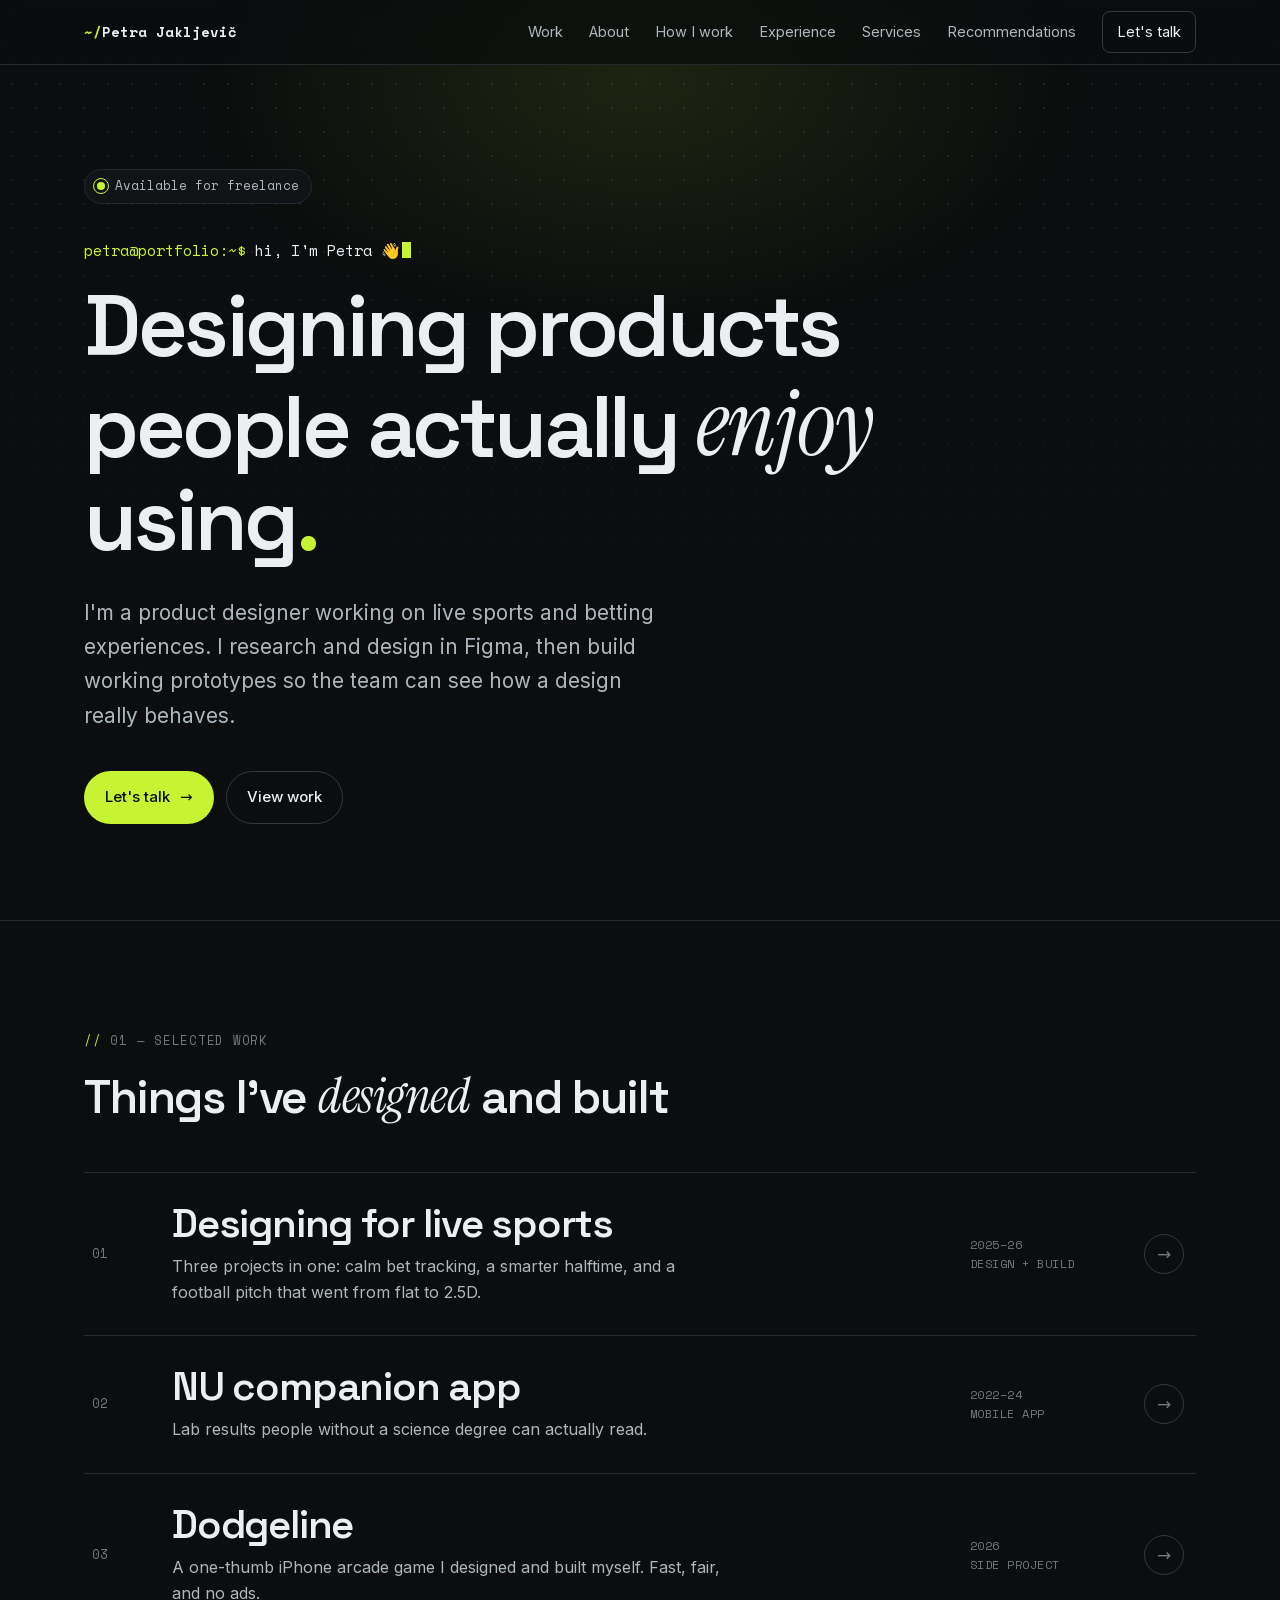
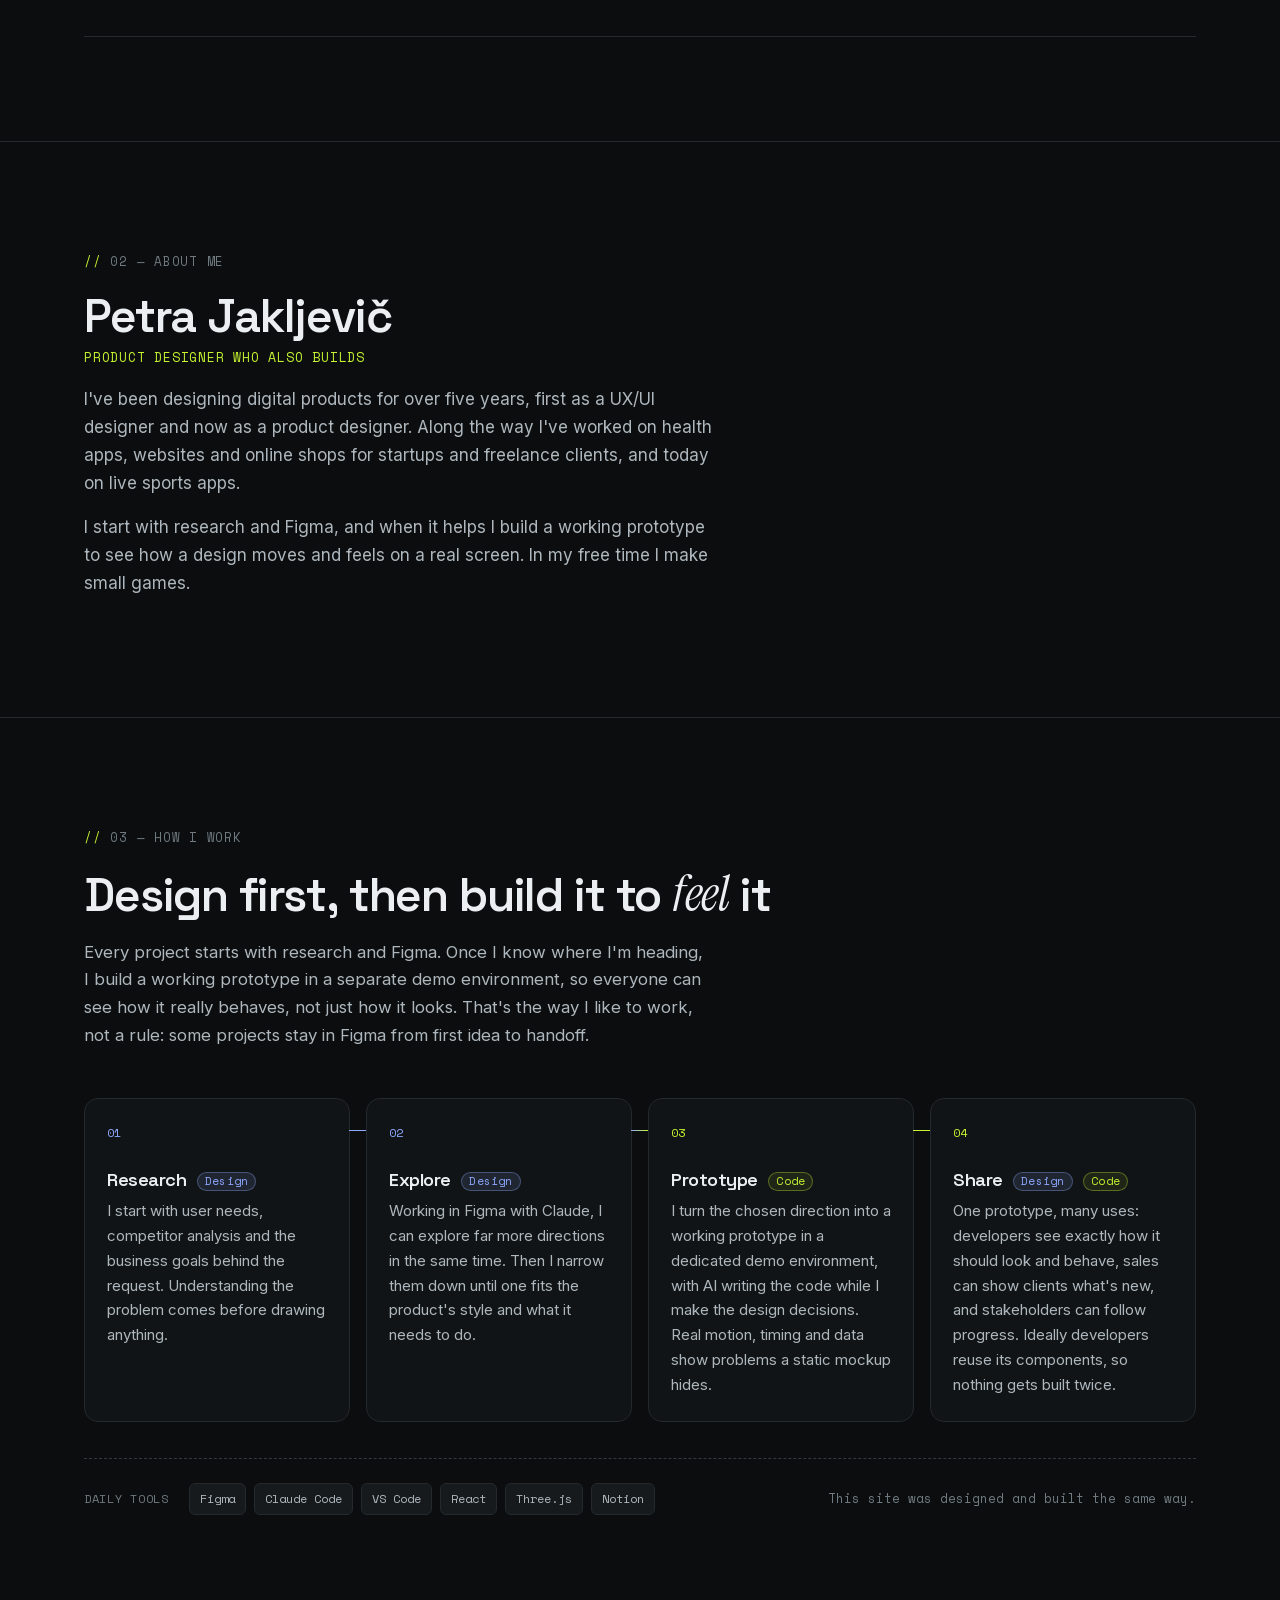
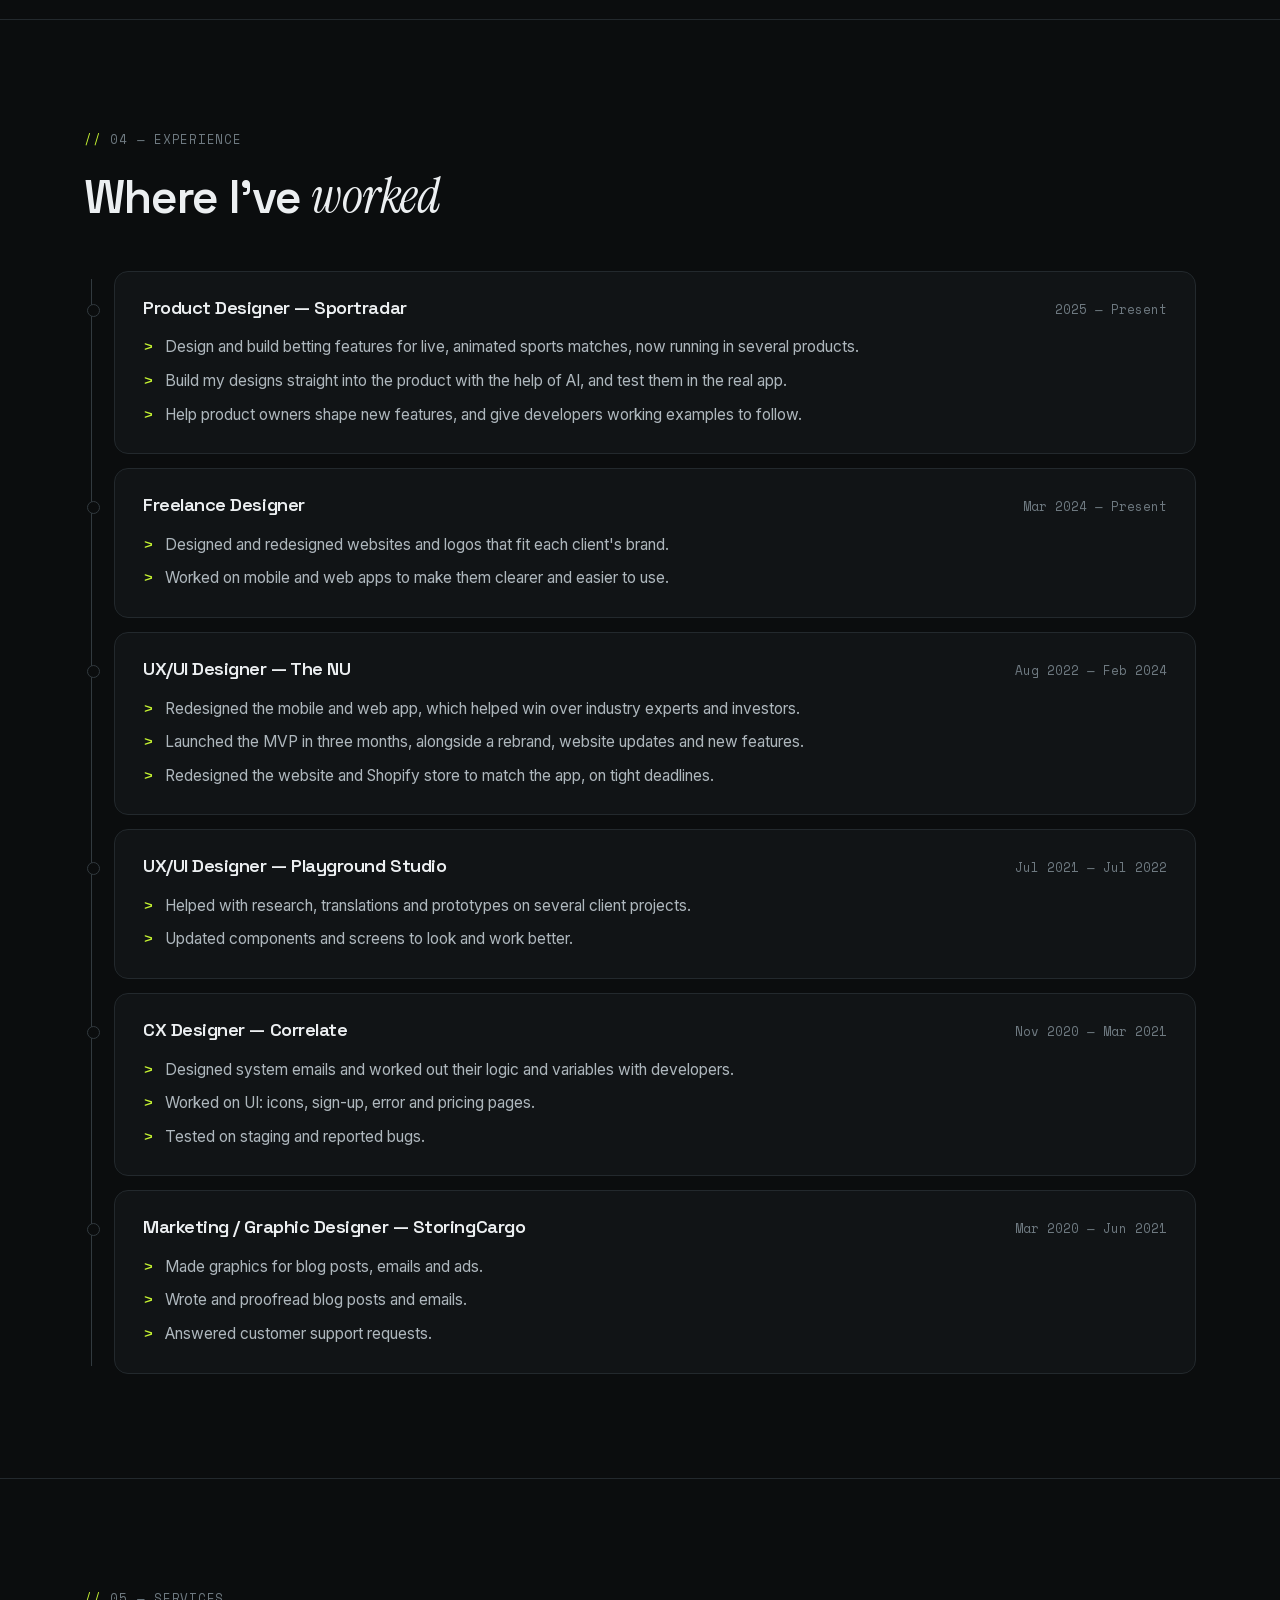
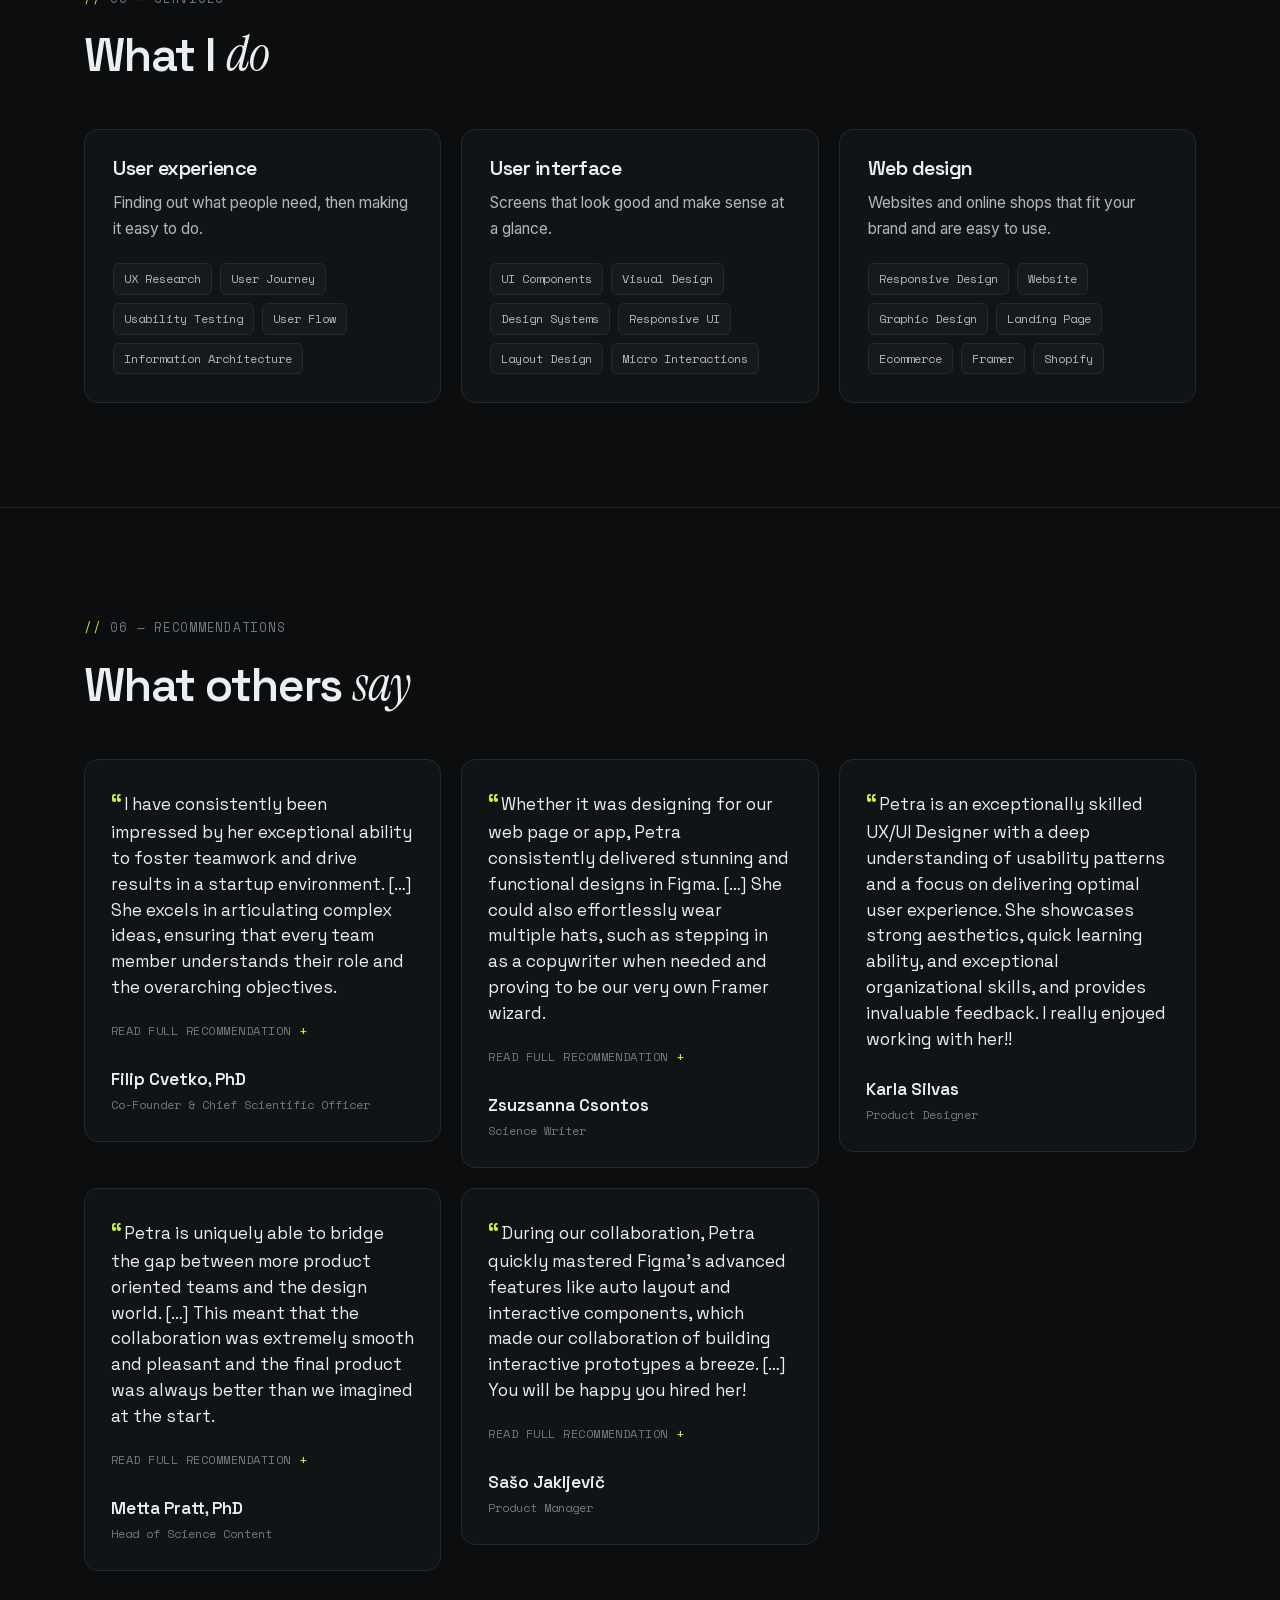
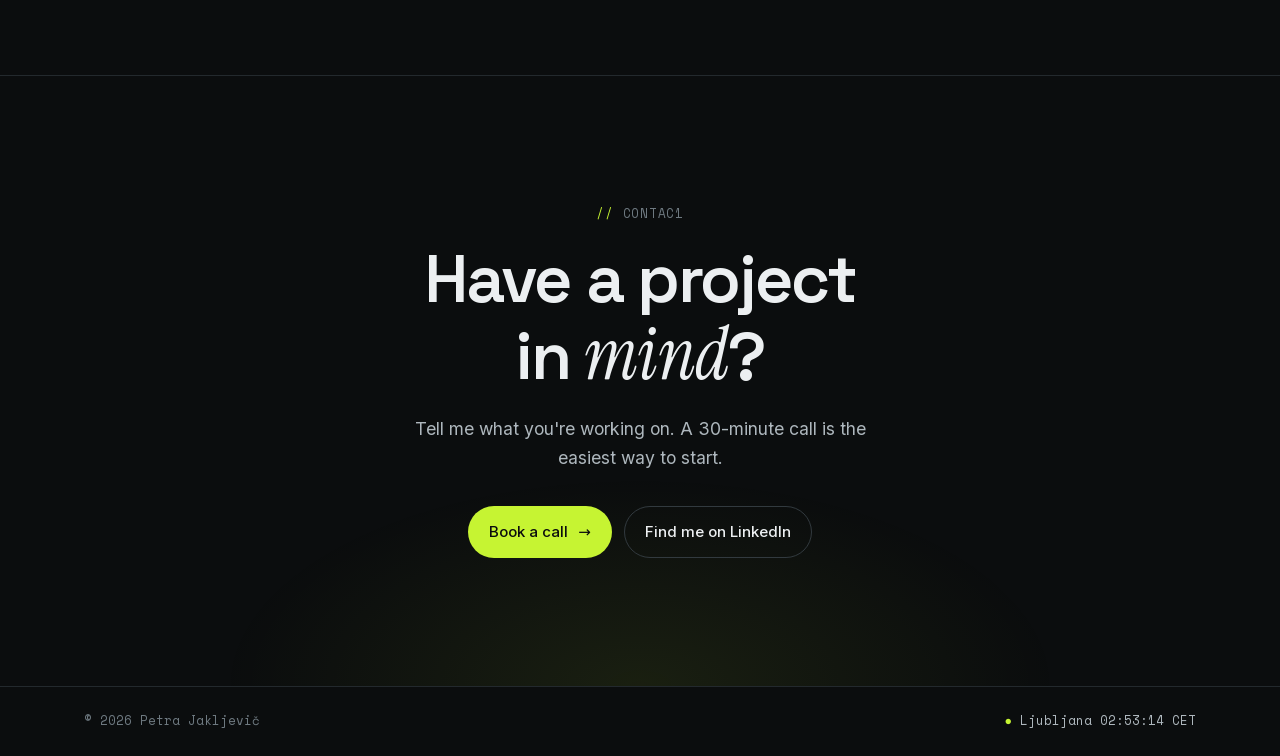
<file: index.html>
<!DOCTYPE html>
<html lang="en">
<head>
<meta charset="UTF-8" />
<meta name="viewport" content="width=device-width, initial-scale=1.0" />
<title>Petra Jakljevič — Product Designer</title>
<meta name="description" content="Portfolio of Petra Jakljevič, a product designer with over five years of UX/UI work on mobile apps, websites and online shops." />
<link rel="stylesheet" href="fonts.css?v=20261108" />
<link rel="stylesheet" href="styles.css?v=20261108" />
</head>
<body>

  <!-- ============ NAV ============ -->
  <header class="nav" id="top">
    <div class="container nav__inner">
      <a class="nav__brand" href="#top">Petra Jakljevič</a>
      <nav class="nav__links" id="menu">
        <a href="#work">Work</a>
        <a href="#about">About</a>
        <a href="#how">How I work</a>
        <a href="#experience">Experience</a>
        <a href="#services">Services</a>
        <a href="#recommendations">Recommendations</a>
        <a class="nav__cta" href="https://calendly.com/jakljevicpetra/30min" target="_blank" rel="noopener">Let's talk</a>
      </nav>
      <button class="nav__toggle" id="navToggle" aria-label="Open menu" aria-expanded="false">
        <span></span><span></span>
      </button>
    </div>
  </header>

  <main>
    <!-- ============ HERO ============ -->
    <section class="hero container">
      <div class="hero__status reveal"><span class="dot"></span> Available for freelance</div>
      <p class="hero__prompt" data-type="hi, I'm Petra 👋" aria-hidden="true"><span class="ps">petra@portfolio:~$</span> <span class="typed"></span><span class="caret"></span></p>
      <h1 class="hero__title">Designing products<br />people actually <em class="sel">enjoy</em><br />using<span class="accent">.</span></h1>
      <p class="hero__lead reveal">I'm a product designer working on live sports and betting experiences. I research and design in Figma, then build working prototypes so the team can see how a design really behaves.</p>
      <div class="hero__actions reveal">
        <a class="btn btn--primary" href="https://calendly.com/jakljevicpetra/30min" target="_blank" rel="noopener">Let's talk <span aria-hidden="true">→</span></a>
        <a class="btn btn--ghost" href="#work">View work</a>
      </div>
    </section>

    <!-- ============ WORK ============ -->
    <section class="section" id="work">
      <div class="container">
        <div class="section__head reveal">
          <span class="eyebrow">01 — Selected work</span>
          <h2 class="section__title">Things I've <em>designed</em> and built</h2>
        </div>

        <ol class="index">
          <li class="index__item reveal">
            <a class="index__row" href="live-sports.html" data-demo="bet">
              <span class="index__num">01</span>
              <span class="index__main">
                <span class="index__title">Designing for live sports</span>
                <span class="index__story">Three projects in one: calm bet tracking, a smarter halftime, and a football pitch that went from flat to 2.5D.</span>
              </span>
              <span class="index__meta">2025–26<br />Design + build</span>
              <span class="index__arrow" aria-hidden="true">→</span>
            </a>
          </li>
          <li class="index__item reveal">
            <a class="index__row" href="companion.html" data-demo="nu">
              <span class="index__num">02</span>
              <span class="index__main">
                <span class="index__title">NU companion app</span>
                <span class="index__story">Lab results people without a science degree can actually read.</span>
              </span>
              <span class="index__meta">2022–24<br />Mobile app</span>
              <span class="index__arrow" aria-hidden="true">→</span>
            </a>
          </li>
          <li class="index__item reveal">
            <a class="index__row" href="dodgeline.html" data-demo="dl">
              <span class="index__num">03</span>
              <span class="index__main">
                <span class="index__title">Dodgeline</span>
                <span class="index__story">A one-thumb iPhone arcade game I designed and built myself. Fast, fair, and no ads.</span>
              </span>
              <span class="index__meta">2026<br />Side project</span>
              <span class="index__arrow" aria-hidden="true">→</span>
            </a>
          </li>
        </ol>
        <!-- Hover preview: small made-up animations that show the idea, not real product screens -->
        <div class="peek" aria-hidden="true">
          <div class="demo demo--bet" data-demo="bet">
            <svg class="d-pitch" viewBox="0 0 160 100"><g fill="none" stroke="currentColor" stroke-width=".8"><rect x="4" y="4" width="152" height="92" rx="2"/><line x1="80" y1="4" x2="80" y2="96"/><circle cx="80" cy="50" r="12"/><rect x="4" y="28" width="20" height="44"/><rect x="136" y="28" width="20" height="44"/><rect x="4" y="40" width="7" height="20"/><rect x="149" y="40" width="7" height="20"/></g></svg>
            <i class="d-ball"></i>
            <span class="d-confetti"><i style="--x:-10px;--y:-55px;--r:180deg;--c:#C6F432"></i><i style="--x:58px;--y:-60px;--r:247deg;--c:#ffffff"></i><i style="--x:80px;--y:-68px;--r:314deg;--c:#8FA8FF"></i><i class="d-cf--dot" style="--x:99px;--y:-14px;--r:381deg;--c:#FF7A45"></i><i style="--x:123px;--y:-10px;--r:448deg;--c:#C6F432"></i><i style="--x:81px;--y:35px;--r:515deg;--c:#3ee6e6"></i><i style="--x:93px;--y:49px;--r:222deg;--c:#C6F432"></i><i class="d-cf--dot" style="--x:19px;--y:59px;--r:289deg;--c:#ffffff"></i><i style="--x:14px;--y:75px;--r:356deg;--c:#8FA8FF"></i><i style="--x:-46px;--y:48px;--r:423deg;--c:#FF7A45"></i><i style="--x:-67px;--y:57px;--r:490deg;--c:#C6F432"></i><i class="d-cf--dot" style="--x:-128px;--y:18px;--r:197deg;--c:#3ee6e6"></i><i style="--x:-102px;--y:8px;--r:264deg;--c:#C6F432"></i><i style="--x:-106px;--y:-45px;--r:331deg;--c:#ffffff"></i><i style="--x:-76px;--y:-40px;--r:398deg;--c:#8FA8FF"></i><i class="d-cf--dot" style="--x:-25px;--y:-78px;--r:465deg;--c:#FF7A45"></i></span>
            <span class="d-goal"><span class="d-goal__t">GOAL</span></span>
            <span class="d-score"><i></i>67' <span class="d-swap"><b class="d-s1">2–1</b><b class="d-s2">3–1</b></span></span>
            <div class="d-bet"><span class="d-swap d-bet__icon"><i class="d-ring d-n1"></i><svg class="d-check d-n2" viewBox="0 0 20 20"><circle cx="10" cy="10" r="8.2"/><path d="M6.2 10.3l2.6 2.6 5-5.2"/></svg></span><span class="d-bet__l">Over goals</span><span class="d-bet__v"><span class="d-swap"><b class="d-n1">2</b><b class="d-n2">3</b></span>/2.5</span></div>
          </div>
          <div class="demo demo--dl" data-demo="dl">
            <div class="d-lane"><i class="d-wall d-wall--l"></i><i class="d-wall d-wall--r"></i><i class="d-blk d-blk--a"></i><i class="d-blk d-blk--b"></i><b class="d-cube"></b><span class="d-close">CLOSE!</span></div>
          </div>
          <div class="demo demo--nu" data-demo="nu">
            <span class="d-label">Vitamin D</span>
            <div class="d-range"><i class="d-zone d-zone--low"></i><i class="d-zone d-zone--ok"></i><i class="d-zone d-zone--high"></i><b class="d-dot"></b></div>
            <span class="d-verdict">In a healthy range</span>
          </div>
        </div>
      </div>
    </section>

    <!-- ============ ABOUT ============ -->
    <section class="section" id="about">
      <div class="container about">
        <div class="about__body reveal">
          <span class="eyebrow">02 — About me</span>
          <h2 class="section__title">Petra Jakljevič</h2>
          <p class="about__role">Product designer who also builds</p>
          <p>I've been designing digital products for over five years, first as a UX/UI designer and now as a product designer. Along the way I've worked on health apps, websites and online shops for startups and freelance clients, and today on live sports apps.</p>
          <p>I start with research and Figma, and when it helps I build a working prototype to see how a design moves and feels on a real screen. In my free time I make small games.</p>
        </div>
      </div>
    </section>

    <!-- ============ HOW I WORK (AI) ============ -->
    <section class="section" id="how">
      <div class="container">
        <div class="section__head reveal">
          <span class="eyebrow">03 — How I work</span>
          <h2 class="section__title">Design first, then build it to <em>feel</em> it</h2>
          <p class="section__lead">Every project starts with research and Figma. Once I know where I'm heading, I build a working prototype in a separate demo environment, so everyone can see how it really behaves, not just how it looks. That's the way I like to work, not a rule: some projects stay in Figma from first idea to handoff.</p>
        </div>

        <ol class="steps">
          <li class="step reveal">
            <span class="step__num">01</span>
            <h3>Research <span class="tag tag--design">Design</span></h3>
            <p>I start with user needs, competitor analysis and the business goals behind the request. Understanding the problem comes before drawing anything.</p>
          </li>
          <li class="step reveal">
            <span class="step__num">02</span>
            <h3>Explore <span class="tag tag--design">Design</span></h3>
            <p>Working in Figma with Claude, I can explore far more directions in the same time. Then I narrow them down until one fits the product's style and what it needs to do.</p>
          </li>
          <li class="step reveal">
            <span class="step__num">03</span>
            <h3>Prototype <span class="tag tag--code">Code</span></h3>
            <p>I turn the chosen direction into a working prototype in a dedicated demo environment, with AI writing the code while I make the design decisions. Real motion, timing and data show problems a static mockup hides.</p>
          </li>
          <li class="step reveal">
            <span class="step__num">04</span>
            <h3>Share <span class="tag tag--design">Design</span> <span class="tag tag--code">Code</span></h3>
            <p>One prototype, many uses: developers see exactly how it should look and behave, sales can show clients what's new, and stakeholders can follow progress. Ideally developers reuse its components, so nothing gets built twice.</p>
          </li>
        </ol>

        <div class="toolbox reveal">
          <span class="toolbox__label">Daily tools</span>
          <ul class="chips">
            <li>Figma</li><li>Claude Code</li><li>VS Code</li><li>React</li><li>Three.js</li><li>Notion</li>
          </ul>
          <p class="toolbox__note">This site was designed and built the same way.</p>
        </div>
      </div>
    </section>

    <!-- ============ EXPERIENCE ============ -->
    <section class="section" id="experience">
      <div class="container">
        <div class="section__head reveal">
          <span class="eyebrow">04 — Experience</span>
          <h2 class="section__title">Where I've <em>worked</em></h2>
        </div>

        <div class="timeline">
          <article class="role reveal">
            <div class="role__head"><h3>Product Designer — Sportradar</h3><span class="role__date">2025 — Present</span></div>
            <ul>
              <li>Design and build betting features for live, animated sports matches, now running in several products.</li>
              <li>Build my designs straight into the product with the help of AI, and test them in the real app.</li>
              <li>Help product owners shape new features, and give developers working examples to follow.</li>
            </ul>
          </article>

          <article class="role reveal">
            <div class="role__head"><h3>Freelance Designer</h3><span class="role__date">Mar 2024 — Present</span></div>
            <ul>
              <li>Designed and redesigned websites and logos that fit each client's brand.</li>
              <li>Worked on mobile and web apps to make them clearer and easier to use.</li>
            </ul>
          </article>

          <article class="role reveal">
            <div class="role__head"><h3>UX/UI Designer — The NU</h3><span class="role__date">Aug 2022 — Feb 2024</span></div>
            <ul>
              <li>Redesigned the mobile and web app, which helped win over industry experts and investors.</li>
              <li>Launched the MVP in three months, alongside a rebrand, website updates and new features.</li>
              <li>Redesigned the website and Shopify store to match the app, on tight deadlines.</li>
            </ul>
          </article>

          <article class="role reveal">
            <div class="role__head"><h3>UX/UI Designer — Playground Studio</h3><span class="role__date">Jul 2021 — Jul 2022</span></div>
            <ul>
              <li>Helped with research, translations and prototypes on several client projects.</li>
              <li>Updated components and screens to look and work better.</li>
            </ul>
          </article>

          <article class="role reveal">
            <div class="role__head"><h3>CX Designer — Correlate</h3><span class="role__date">Nov 2020 — Mar 2021</span></div>
            <ul>
              <li>Designed system emails and worked out their logic and variables with developers.</li>
              <li>Worked on UI: icons, sign-up, error and pricing pages.</li>
              <li>Tested on staging and reported bugs.</li>
            </ul>
          </article>

          <article class="role reveal">
            <div class="role__head"><h3>Marketing / Graphic Designer — StoringCargo</h3><span class="role__date">Mar 2020 — Jun 2021</span></div>
            <ul>
              <li>Made graphics for blog posts, emails and ads.</li>
              <li>Wrote and proofread blog posts and emails.</li>
              <li>Answered customer support requests.</li>
            </ul>
          </article>
        </div>
      </div>
    </section>

    <!-- ============ SERVICES ============ -->
    <section class="section" id="services">
      <div class="container">
        <div class="section__head reveal">
          <span class="eyebrow">05 — Services</span>
          <h2 class="section__title">What I <em>do</em></h2>
        </div>

        <div class="services">
          <article class="service reveal">
            <h3>User experience</h3>
            <p>Finding out what people need, then making it easy to do.</p>
            <ul class="chips">
              <li>UX Research</li><li>User Journey</li><li>Usability Testing</li><li>User Flow</li><li>Information Architecture</li>
            </ul>
          </article>

          <article class="service reveal">
            <h3>User interface</h3>
            <p>Screens that look good and make sense at a glance.</p>
            <ul class="chips">
              <li>UI Components</li><li>Visual Design</li><li>Design Systems</li><li>Responsive UI</li><li>Layout Design</li><li>Micro Interactions</li>
            </ul>
          </article>

          <article class="service reveal">
            <h3>Web design</h3>
            <p>Websites and online shops that fit your brand and are easy to use.</p>
            <ul class="chips">
              <li>Responsive Design</li><li>Website</li><li>Graphic Design</li><li>Landing Page</li><li>Ecommerce</li><li>Framer</li><li>Shopify</li>
            </ul>
          </article>
        </div>
      </div>
    </section>

    <!-- ============ RECOMMENDATIONS ============ -->
    <section class="section" id="recommendations">
      <div class="container">
        <div class="section__head reveal">
          <span class="eyebrow">06 — Recommendations</span>
          <h2 class="section__title">What others <em>say</em></h2>
        </div>

        <div class="quotes">
          <figure class="quote-card reveal">
            <blockquote class="quote">I have consistently been impressed by her exceptional ability to foster teamwork and drive results in a startup environment. […] She excels in articulating complex ideas, ensuring that every team member understands their role and the overarching objectives.</blockquote>
            <details class="quote-more"><summary>Read full recommendation</summary><div class="quote-full"><p>Working beside Petra at The NU B.V. for the last couple of years, I sincerely believe that she is a perfect fit for any endeavour requiring a dynamic and collaborative team player.</p><p>I have consistently been impressed by her exceptional ability to foster teamwork and drive results in a startup environment.</p><p>Petra possesses a unique talent for approaching design problems and collaborative efforts with a blend of creativity, dedication, and strategic thinking. In the fast-paced and often unpredictable world of startups, she has consistently demonstrated a remarkable ability to bring together diverse skill sets and work under pressure to deliver cohesive products.</p><p>One of Petra's standout qualities is her effective communication skills. She excels in articulating complex ideas, ensuring that every team member understands their role and the overarching objectives. Her open and transparent communication style creates an inclusive atmosphere where everyone feels valued and contributes their best.</p><p>In addition to her excellent communication, Petra has a keen understanding of the importance of adaptability in startup environments. She approaches challenges, such as working in a very complicated and science heavy digital health company, with a solution-oriented mindset. Her flexibility and resilience have been instrumental in steering our team through various stages of development and growth.</p><p>In conclusion, I wholeheartedly recommend Petra as an invaluable asset for any design team or project that values collaborative teamwork. Her passion for fostering a positive and innovative work culture, combined with her outstanding leadership and design skills, make her an ideal candidate for any venture.</p></div></details>
            <figcaption><strong>Filip Cvetko, PhD</strong><span>Co-Founder &amp; Chief Scientific Officer</span></figcaption>
          </figure>
          <figure class="quote-card reveal">
            <blockquote class="quote">Whether it was designing for our web page or app, Petra consistently delivered stunning and functional designs in Figma. […] She could also effortlessly wear multiple hats, such as stepping in as a copywriter when needed and proving to be our very own Framer wizard.</blockquote>
            <details class="quote-more"><summary>Read full recommendation</summary><div class="quote-full"><p>I had the privilege of working closely with Petra for the past year, and I was genuinely impressed by her design skills and work ethic. Throughout her time at the NU, I have witnessed Petra's personal and professional growth, particularly in navigating the challenges of a start-up environment. Whether it was designing for our web page or app, Petra consistently delivered stunning and functional designs in Figma. She is a great product designer with excellent communication skills, actively listens to their teammates and transforms concepts into visually stunning and functional products.</p><p>Beyond her design skills, Petra's calm and composed nature makes her an absolute pleasure to collaborate with. She always placed a strong emphasis on seeking continuous feedback to ensure that her design progress was on the right track. She could also effortlessly wear multiple hats, such as stepping in as a copywriter when needed and proving to be our very own Framer wizard.</p></div></details>
            <figcaption><strong>Zsuzsanna Csontos</strong><span>Science Writer</span></figcaption>
          </figure>
          <figure class="quote-card reveal">
            <blockquote class="quote">Petra is an exceptionally skilled UX/UI Designer with a deep understanding of usability patterns and a focus on delivering optimal user experience. She showcases strong aesthetics, quick learning ability, and exceptional organizational skills, and provides invaluable feedback. I really enjoyed working with her!!</blockquote>
            <figcaption><strong>Karla Silvas</strong><span>Product Designer</span></figcaption>
          </figure>
          <figure class="quote-card reveal">
            <blockquote class="quote">Petra is uniquely able to bridge the gap between more product oriented teams and the design world. […] This meant that the collaboration was extremely smooth and pleasant and the final product was always better than we imagined at the start.</blockquote>
            <details class="quote-more"><summary>Read full recommendation</summary><div class="quote-full"><p>I highly recommend Petra Jakljevic, having worked with her for 18 months in a fast paced startup environment. Petra is uniquely able to bridge the gap between more product oriented teams and the design world. She proposes interesting design solutions and is very receptive to feedback and responsive in implementing changes. In our collaborative projects, Petra was always able to quickly understand our very technical product and, conversely, explain the rationale of her designs. This meant that the collaboration was extremely smooth and pleasant and the final product was always better than we imagined at the start.</p></div></details>
            <figcaption><strong>Metta Pratt, PhD</strong><span>Head of Science Content</span></figcaption>
          </figure>
          <figure class="quote-card reveal">
            <blockquote class="quote">During our collaboration, Petra quickly mastered Figma's advanced features like auto layout and interactive components, which made our collaboration of building interactive prototypes a breeze. […] You will be happy you hired her!</blockquote>
            <details class="quote-more"><summary>Read full recommendation</summary><div class="quote-full"><p>During our collaboration, Petra quickly mastered Figma's advanced features like auto layout and interactive components, which made our collaboration of building interactive prototypes a breeze.</p><p>Her role in market and user research was equally impressive. She uncovered valuable tools that provided data insights into our competitors, a testament to her initiative. She developed a habit of regularly engaging with coworkers, friends and whenever possible (potential) users for feedback, ensuring her designs were understandable and intuitive to someone encountering them for the first time.</p><p>She is very dedicated to her work and super proactive of learning the ways of the craft.</p><p>You will be happy you hired her!</p></div></details>
            <figcaption><strong>Sašo Jakljevič</strong><span>Product Manager</span></figcaption>
          </figure>
        </div>
      </div>
    </section>

    <!-- ============ CONTACT ============ -->
    <section class="contact" id="contact">
      <div class="container contact__inner reveal">
        <span class="eyebrow eyebrow--light">Contact</span>
        <h2 class="contact__title">Have a project<br />in <em>mind</em>?</h2>
        <p class="contact__lead">Tell me what you're working on. A 30-minute call is the easiest way to start.</p>
        <div class="contact__actions">
          <a class="btn btn--primary" href="https://calendly.com/jakljevicpetra/30min" target="_blank" rel="noopener">Book a call <span aria-hidden="true">→</span></a>
          <a class="btn btn--light" href="https://www.linkedin.com/in/petra-jakljevic" target="_blank" rel="noopener">Find me on LinkedIn</a>
        </div>
      </div>
    </section>
  </main>

  <footer class="footer">
    <div class="container footer__inner">
      <span>© <span id="year"></span> Petra Jakljevič</span>
      <span class="footer__note">Designed &amp; built in VS Code</span>
    </div>
  </footer>

  <script src="main.js?v=20261108"></script>
</body>
</html>
</file>
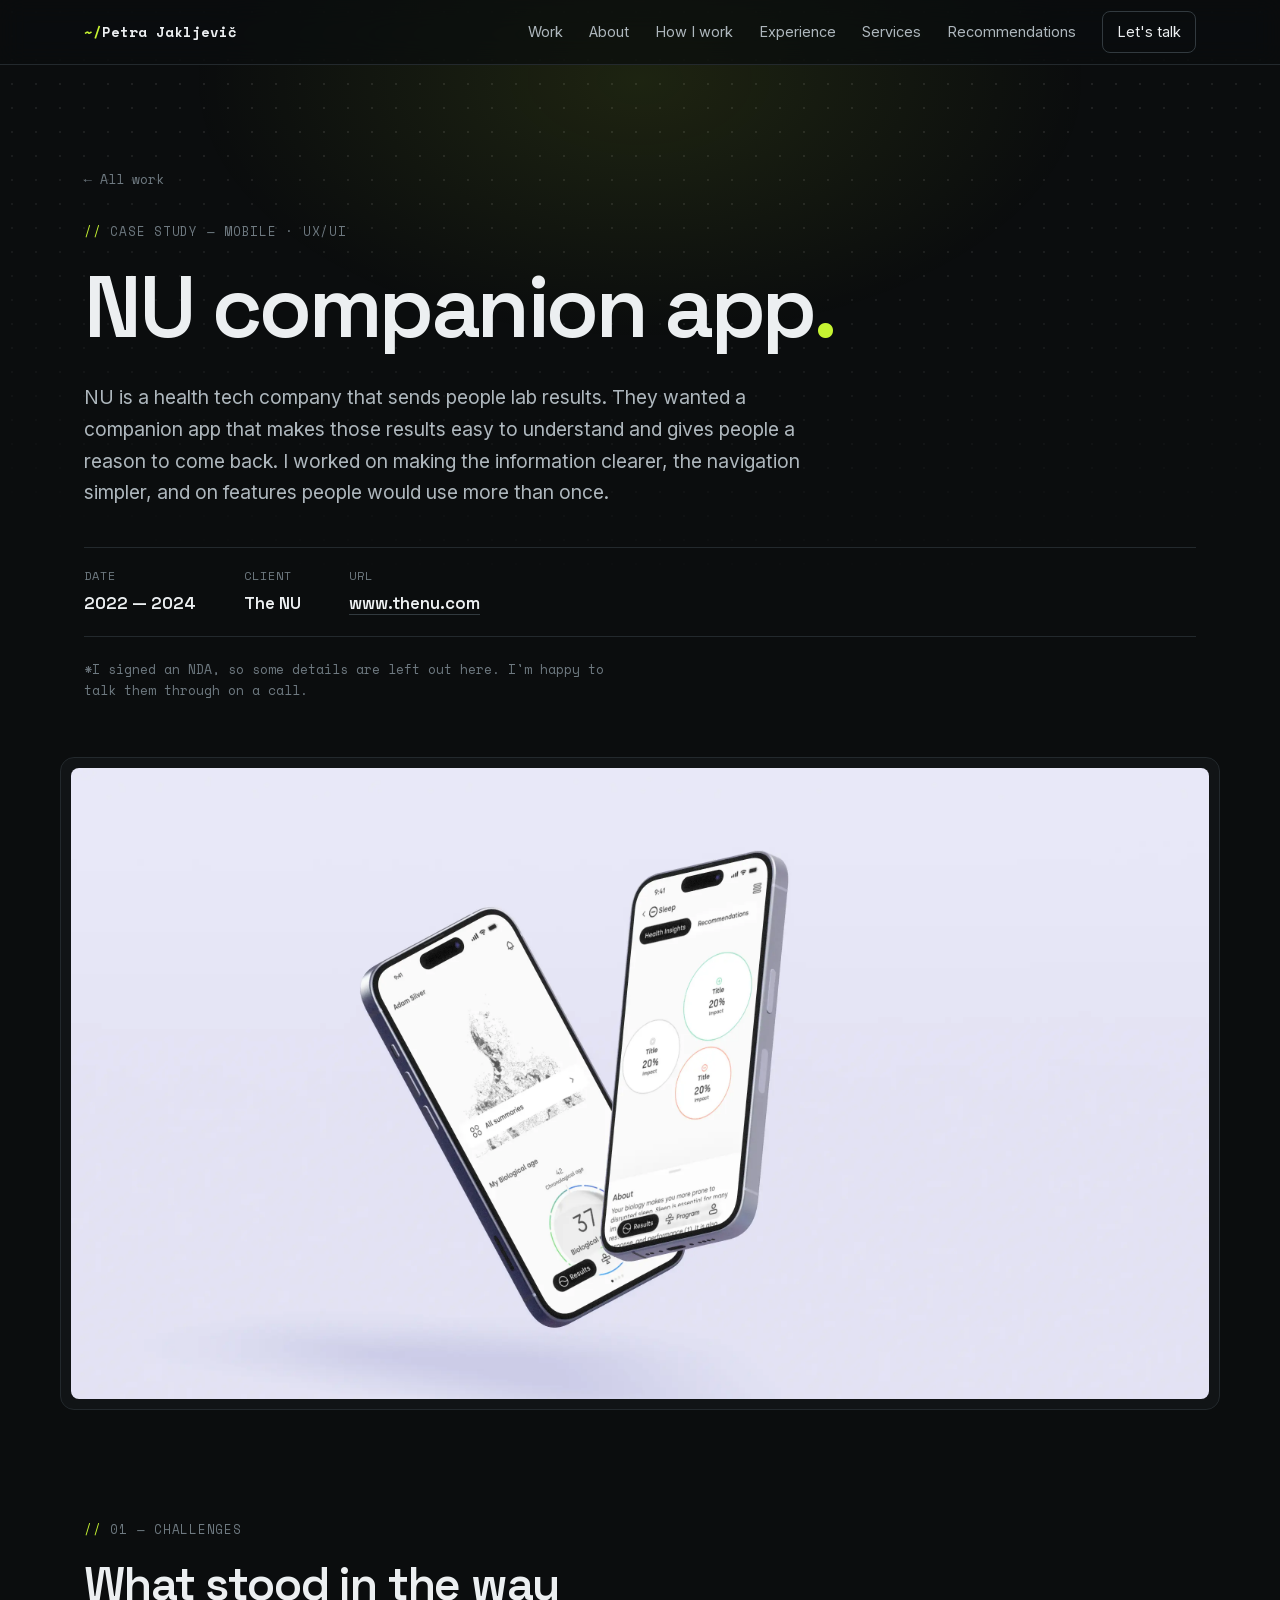
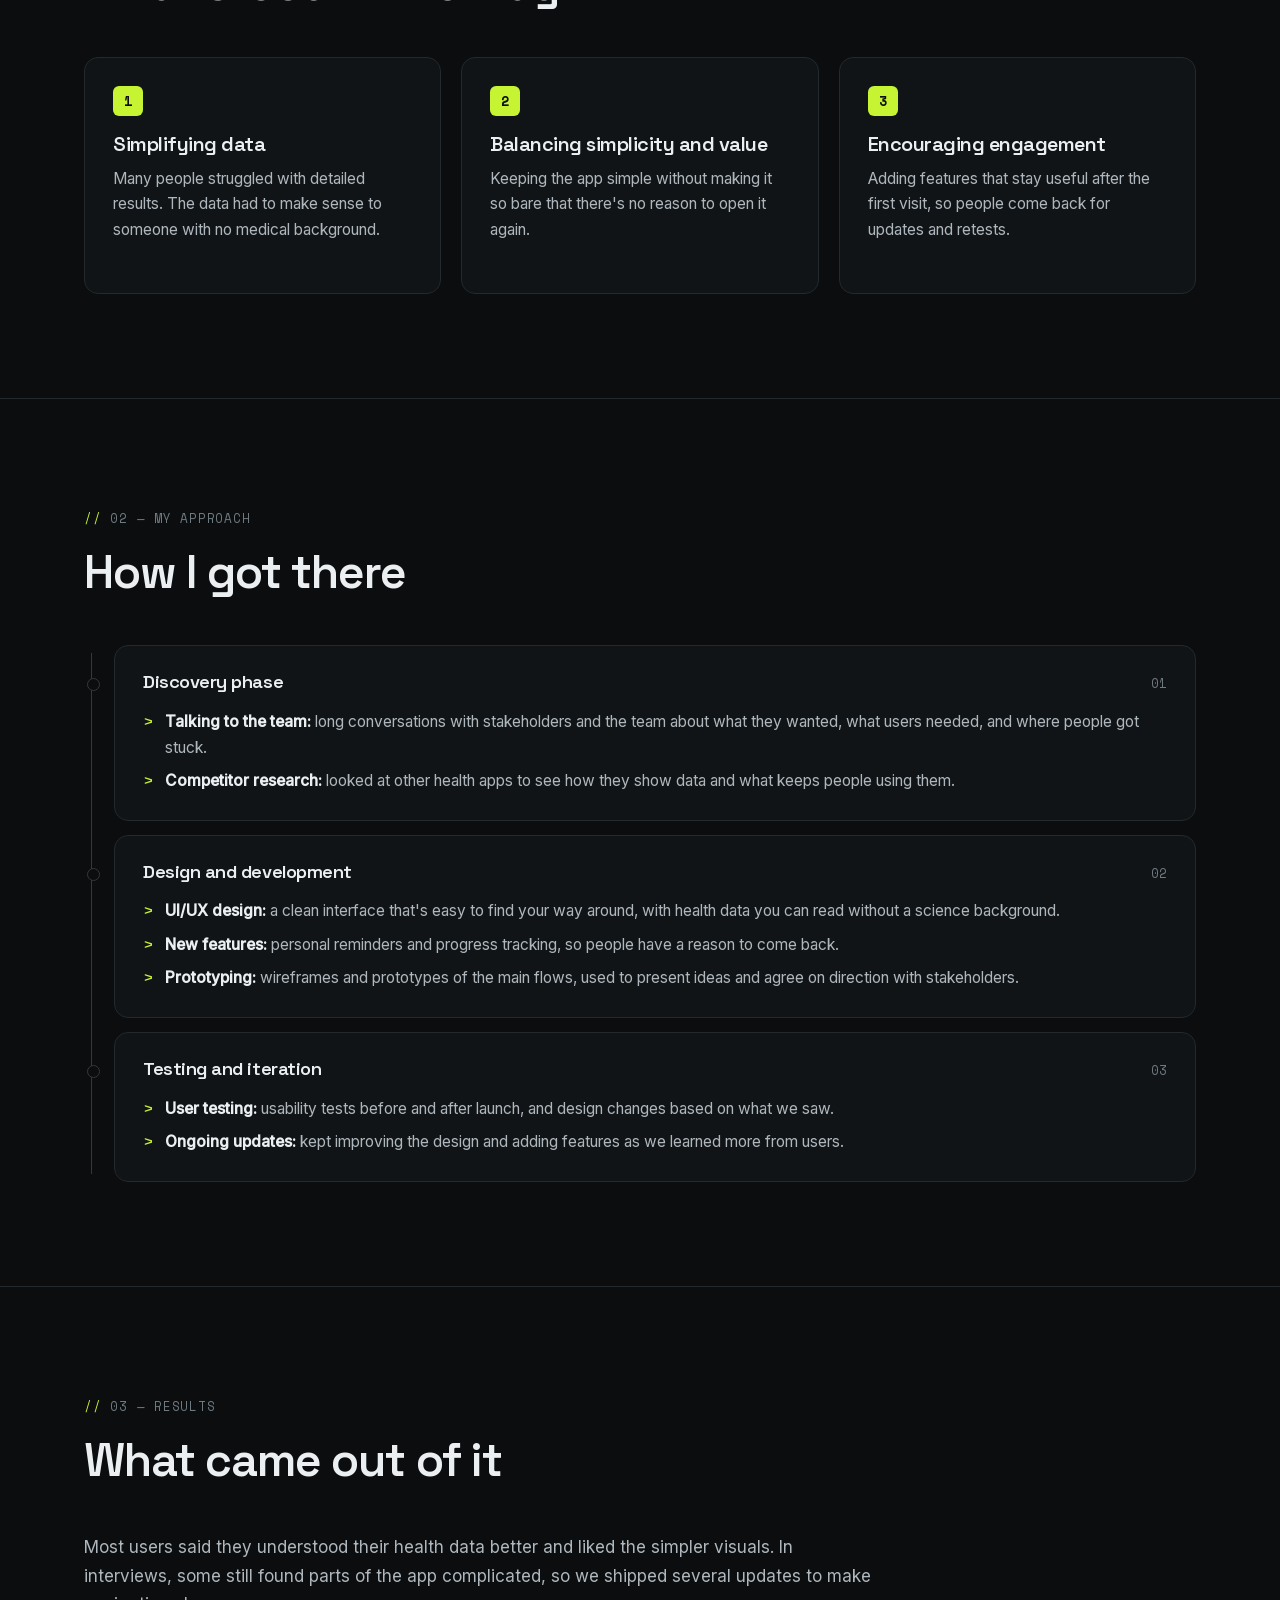
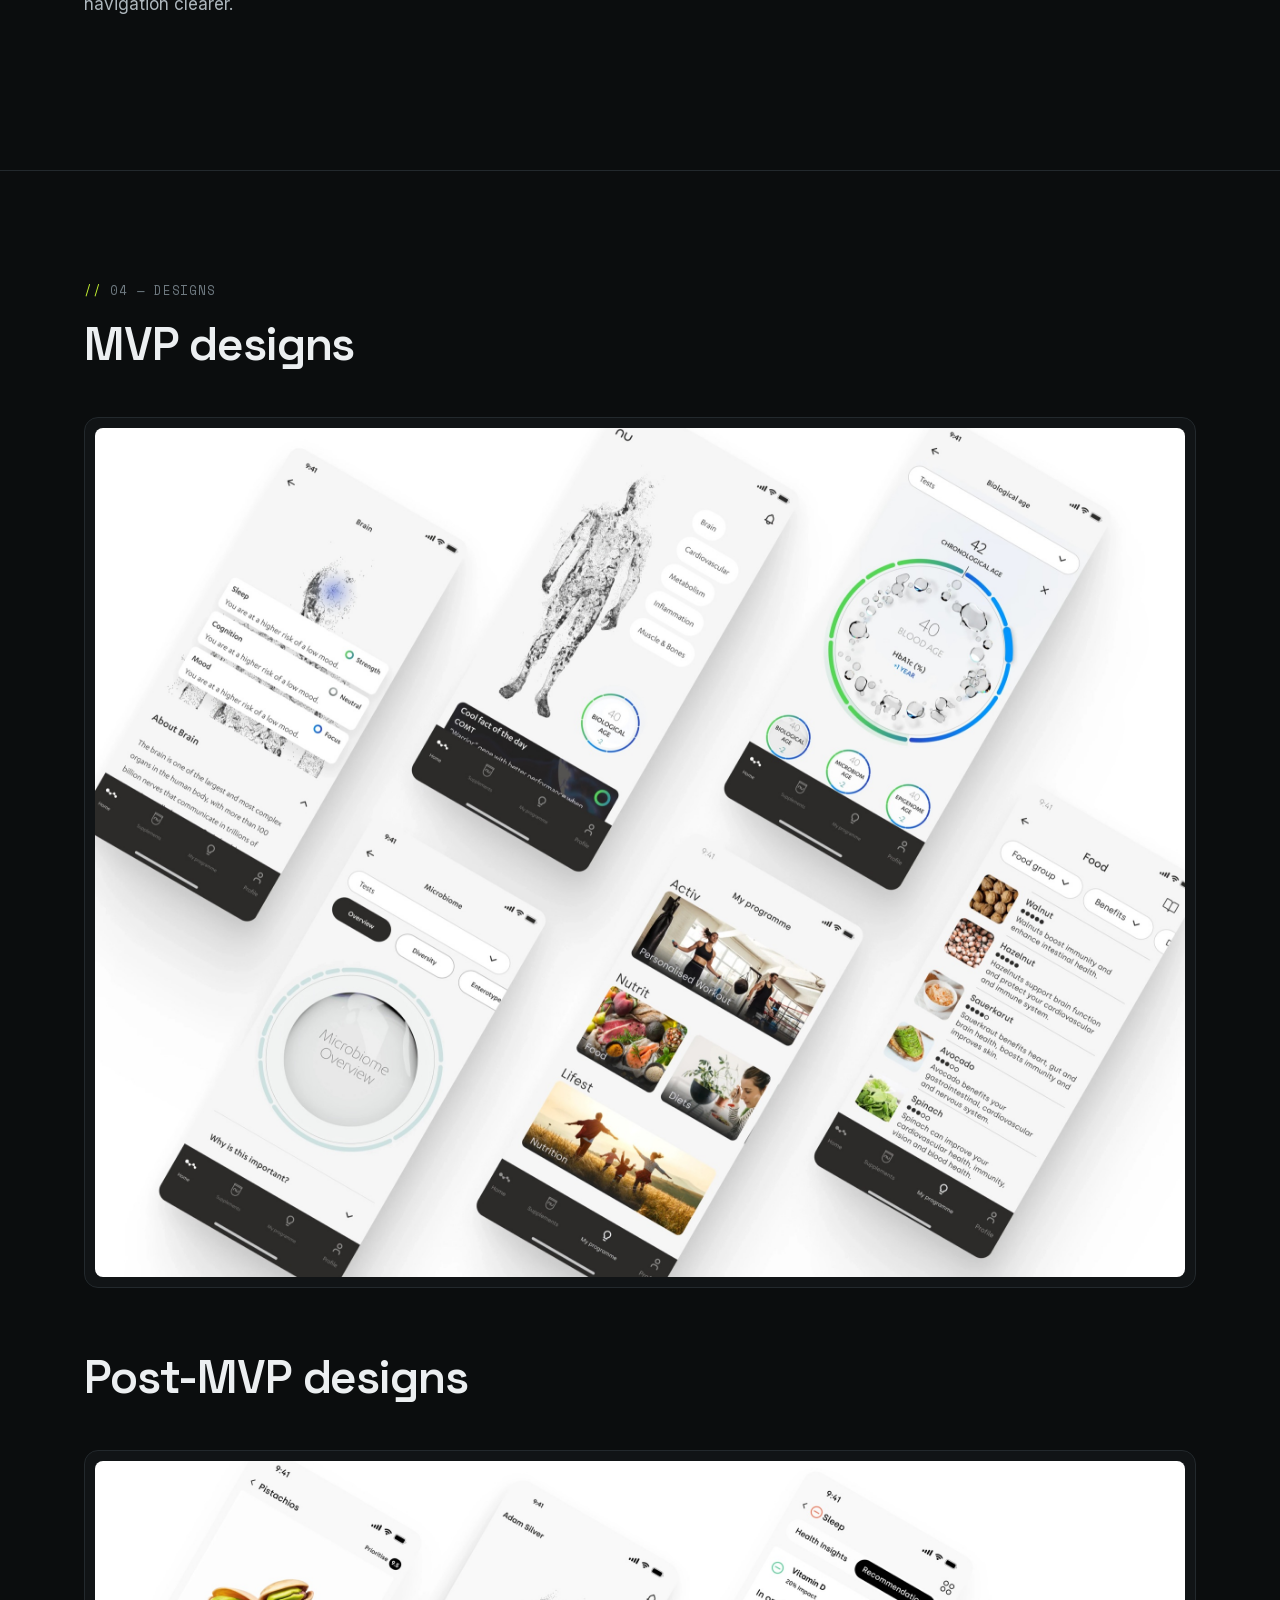
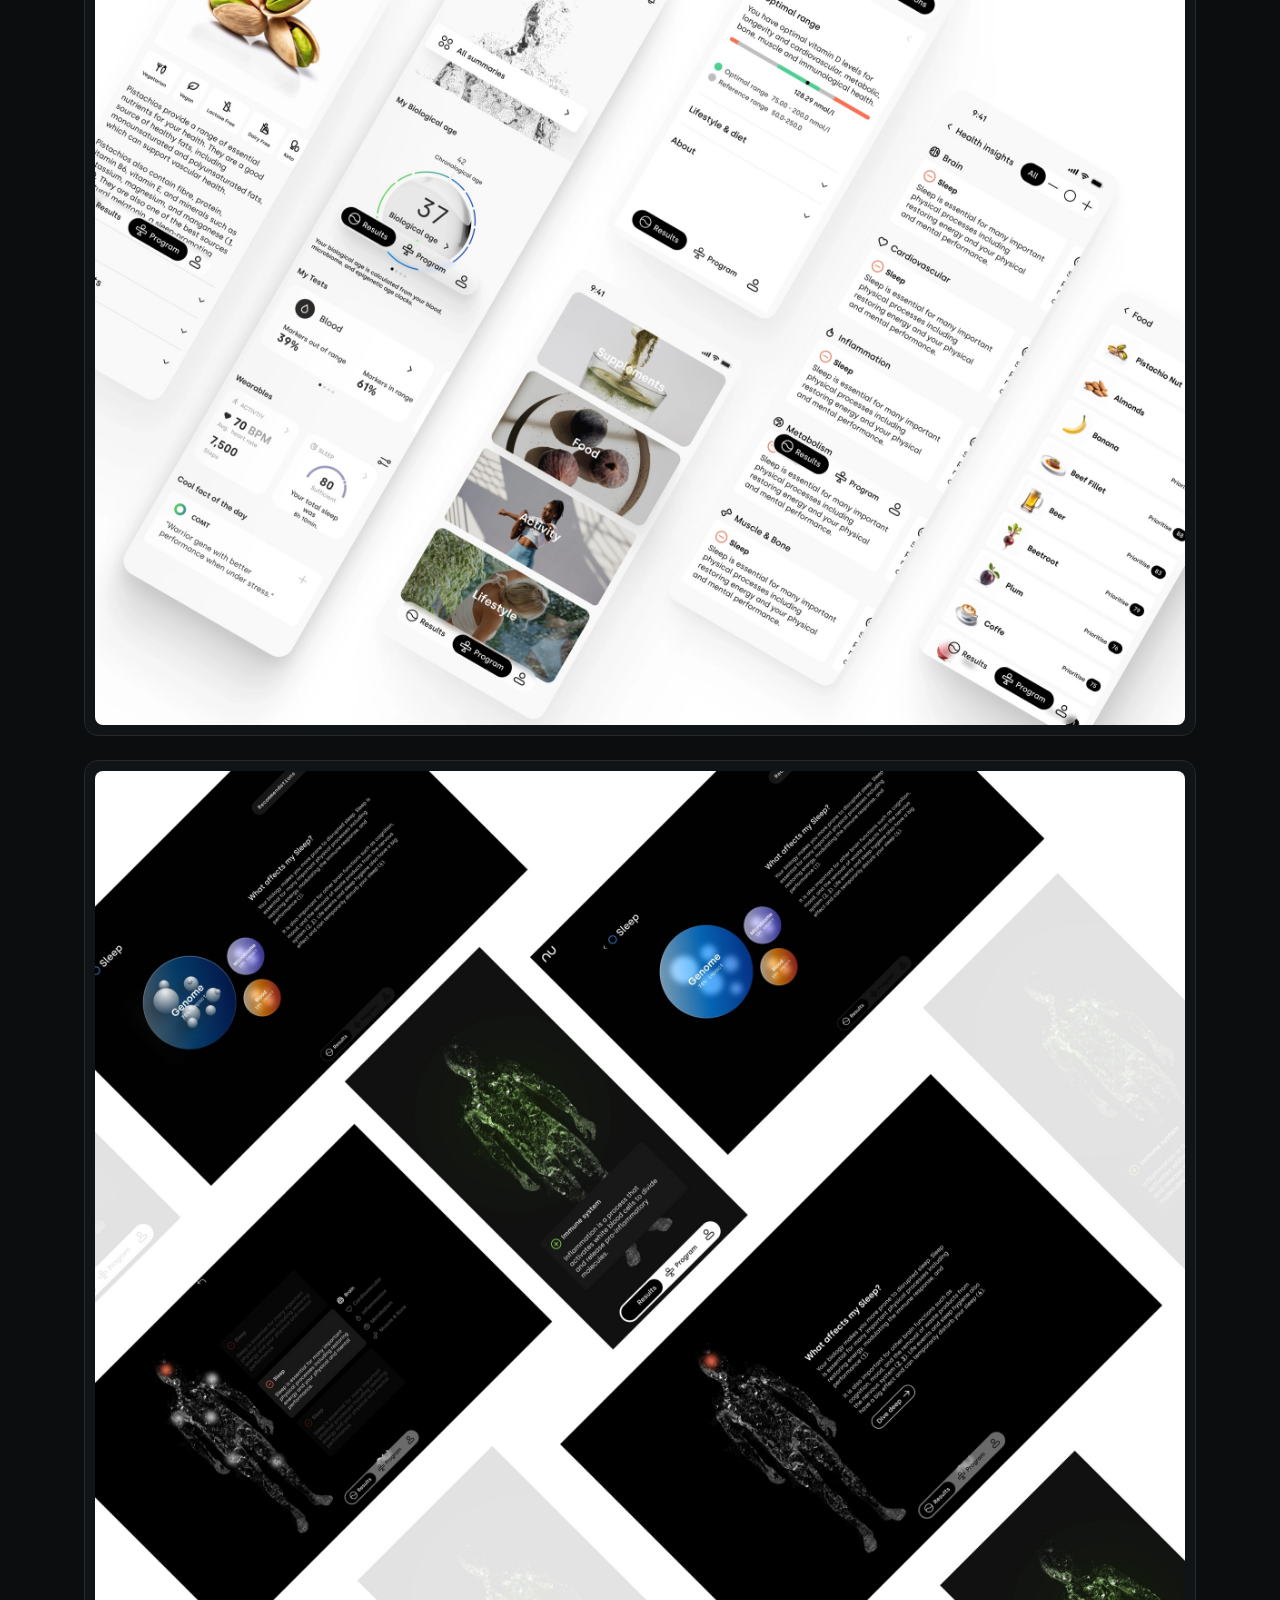
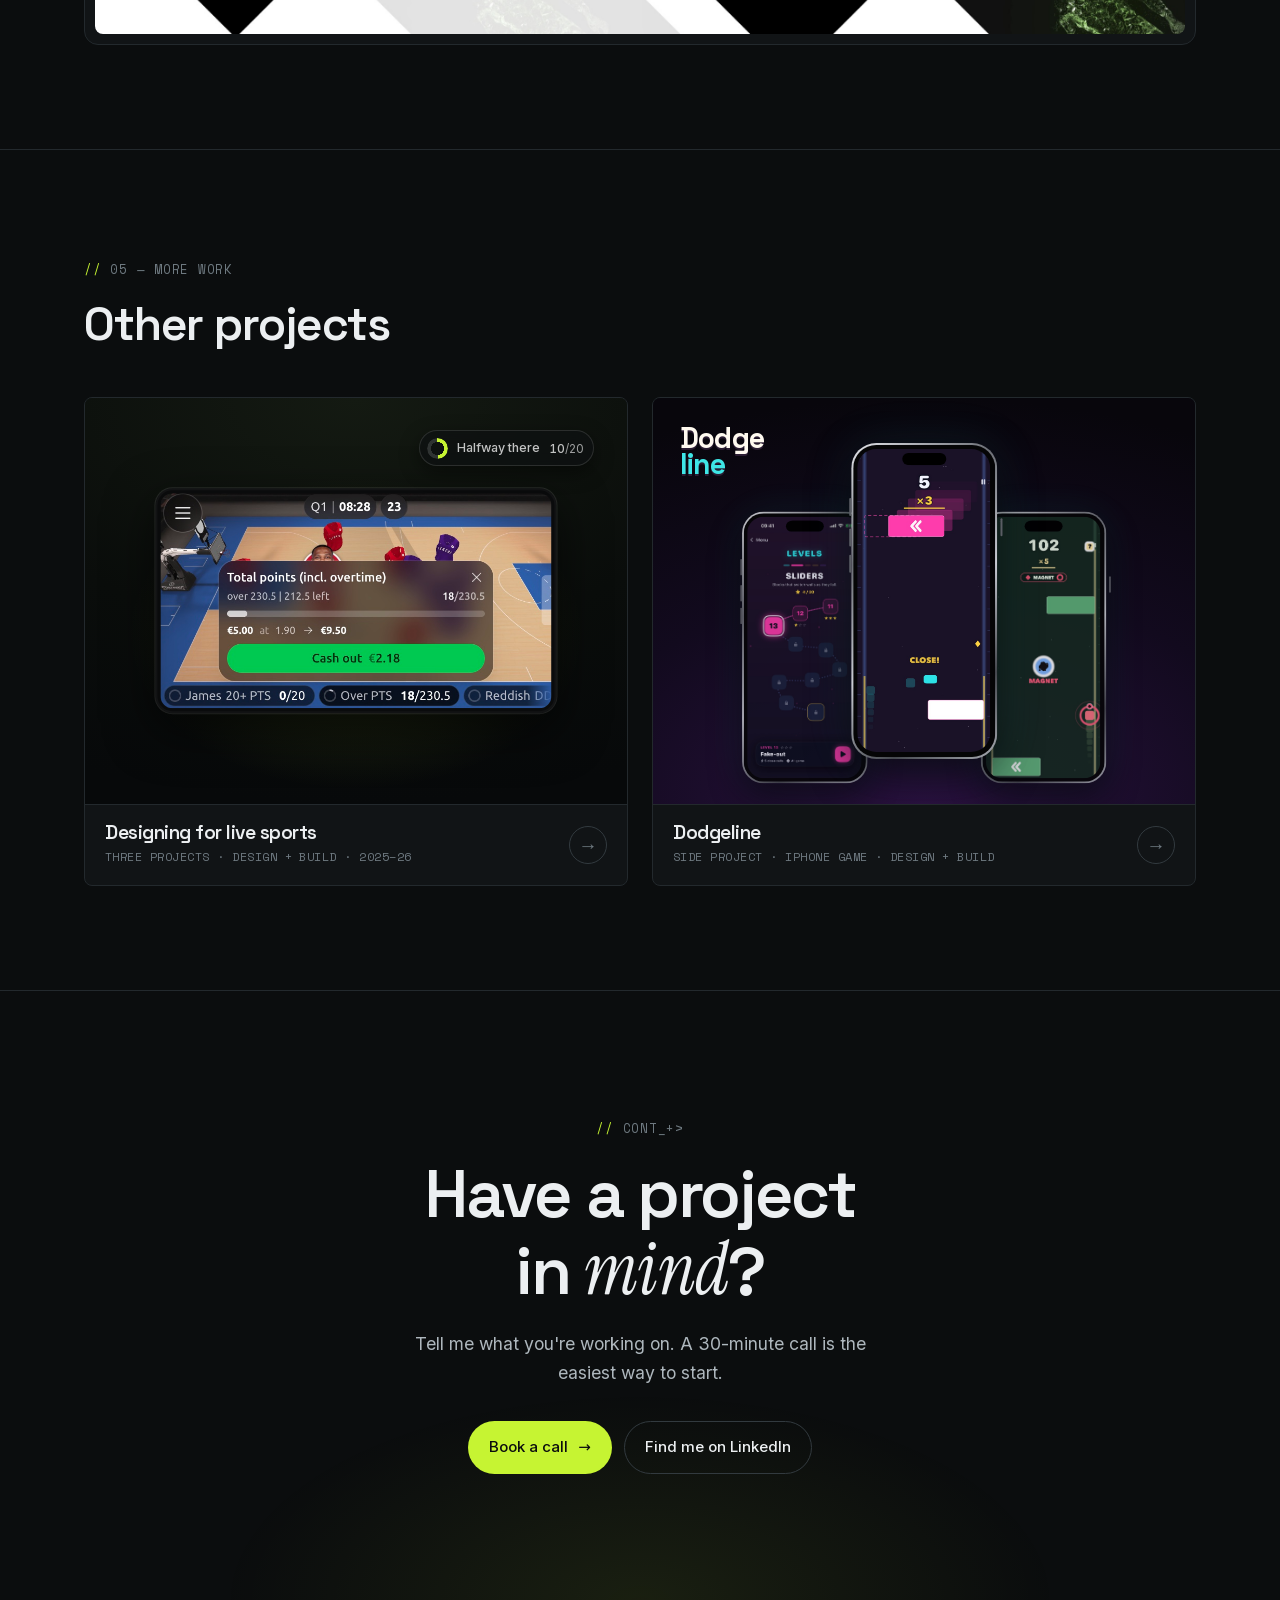
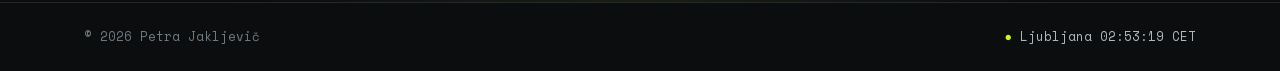
<file: companion.html>
<!DOCTYPE html>
<html lang="en">
<head>
<meta charset="UTF-8" />
<meta name="viewport" content="width=device-width, initial-scale=1.0" />
<title>NU Companion App — Petra Jakljevič</title>
<meta name="description" content="Case study: redesigning the NU companion app so people can understand their health data and keep coming back." />
<link rel="stylesheet" href="fonts.css?v=20261108" />
<link rel="stylesheet" href="styles.css?v=20261108" />
</head>
<body>

  <!-- ============ NAV ============ -->
  <header class="nav" id="top">
    <div class="container nav__inner">
      <a class="nav__brand" href="index.html">Petra Jakljevič</a>
      <nav class="nav__links" id="menu">
        <a href="index.html#work">Work</a>
        <a href="index.html#about">About</a>
        <a href="index.html#how">How I work</a>
        <a href="index.html#experience">Experience</a>
        <a href="index.html#services">Services</a>
        <a href="index.html#recommendations">Recommendations</a>
        <a class="nav__cta" href="https://calendly.com/jakljevicpetra/30min" target="_blank" rel="noopener">Let's talk</a>
      </nav>
      <button class="nav__toggle" id="navToggle" aria-label="Open menu" aria-expanded="false">
        <span></span><span></span>
      </button>
    </div>
  </header>

  <main>
    <!-- ============ CASE HERO ============ -->
    <section class="hero hero--case container">
      <a class="backlink reveal" href="index.html#work"><span aria-hidden="true">←</span> All work</a>
      <span class="eyebrow reveal">Case study — Mobile · UX/UI</span>
      <h1 class="hero__title reveal">NU companion app<span class="accent">.</span></h1>
      <p class="hero__lead reveal">NU is a health tech company that sends people lab results. They wanted a companion app that makes those results easy to understand and gives people a reason to come back. I worked on making the information clearer, the navigation simpler, and on features people would use more than once.</p>

      <dl class="case-meta reveal">
        <div><dt>Date</dt><dd>2022 — 2024</dd></div>
        <div><dt>Client</dt><dd>The NU</dd></div>
        <div><dt>URL</dt><dd><a href="https://www.thenu.com" target="_blank" rel="noopener">www.thenu.com</a></dd></div>
      </dl>
      <p class="case-note reveal">*I signed an NDA, so some details are left out here. I'm happy to talk them through on a call.</p>
    </section>

    <figure class="case-hero-media container reveal">
      <img src="images/companion-cover.webp" alt="NU companion app overview" />
    </figure>

    <!-- ============ CHALLENGES ============ -->
    <section class="section">
      <div class="container">
        <div class="section__head reveal">
          <span class="eyebrow">01 — Challenges</span>
          <h2 class="section__title">What stood in the way</h2>
        </div>

        <div class="services">
          <article class="service reveal">
            <span class="step-num">1</span>
            <h3>Simplifying data</h3>
            <p>Many people struggled with detailed results. The data had to make sense to someone with no medical background.</p>
          </article>

          <article class="service reveal">
            <span class="step-num">2</span>
            <h3>Balancing simplicity and value</h3>
            <p>Keeping the app simple without making it so bare that there's no reason to open it again.</p>
          </article>

          <article class="service reveal">
            <span class="step-num">3</span>
            <h3>Encouraging engagement</h3>
            <p>Adding features that stay useful after the first visit, so people come back for updates and retests.</p>
          </article>
        </div>
      </div>
    </section>

    <!-- ============ APPROACH ============ -->
    <section class="section">
      <div class="container">
        <div class="section__head reveal">
          <span class="eyebrow">02 — My approach</span>
          <h2 class="section__title">How I got there</h2>
        </div>

        <div class="timeline">
          <article class="role reveal">
            <div class="role__head"><h3>Discovery phase</h3><span class="role__date">01</span></div>
            <ul>
              <li><strong>Talking to the team:</strong> long conversations with stakeholders and the team about what they wanted, what users needed, and where people got stuck.</li>
              <li><strong>Competitor research:</strong> looked at other health apps to see how they show data and what keeps people using them.</li>
            </ul>
          </article>

          <article class="role reveal">
            <div class="role__head"><h3>Design and development</h3><span class="role__date">02</span></div>
            <ul>
              <li><strong>UI/UX design:</strong> a clean interface that's easy to find your way around, with health data you can read without a science background.</li>
              <li><strong>New features:</strong> personal reminders and progress tracking, so people have a reason to come back.</li>
              <li><strong>Prototyping:</strong> wireframes and prototypes of the main flows, used to present ideas and agree on direction with stakeholders.</li>
            </ul>
          </article>

          <article class="role reveal">
            <div class="role__head"><h3>Testing and iteration</h3><span class="role__date">03</span></div>
            <ul>
              <li><strong>User testing:</strong> usability tests before and after launch, and design changes based on what we saw.</li>
              <li><strong>Ongoing updates:</strong> kept improving the design and adding features as we learned more from users.</li>
            </ul>
          </article>
        </div>
      </div>
    </section>

    <!-- ============ RESULTS ============ -->
    <section class="section">
      <div class="container">
        <div class="section__head reveal">
          <span class="eyebrow">03 — Results</span>
          <h2 class="section__title">What came out of it</h2>
        </div>
        <p class="case-prose reveal">Most users said they understood their health data better and liked the simpler visuals. In interviews, some still found parts of the app complicated, so we shipped several updates to make navigation clearer.</p>
      </div>
    </section>

    <!-- ============ DESIGNS ============ -->
    <section class="section">
      <div class="container">
        <div class="section__head reveal">
          <span class="eyebrow">04 — Designs</span>
          <h2 class="section__title">MVP designs</h2>
        </div>
        <div class="case-gallery">
          <figure class="reveal"><img src="images/companion-mvp.jpg" alt="NU companion app MVP designs" loading="lazy" /></figure>
        </div>

        <div class="section__head reveal" style="margin-top:64px">
          <h2 class="section__title">Post-MVP designs</h2>
        </div>
        <div class="case-gallery">
          <figure class="reveal"><img src="images/companion-postmvp-1.jpg" alt="NU companion app post-MVP designs" loading="lazy" /></figure>
          <figure class="reveal"><img src="images/companion-postmvp-2.jpg" alt="NU companion app post-MVP designs" loading="lazy" /></figure>
        </div>
      </div>
    </section>

    <!-- ============ OTHER PROJECTS ============ -->
    <section class="section">
      <div class="container">
        <div class="section__head reveal">
          <span class="eyebrow">05 — More work</span>
          <h2 class="section__title">Other projects</h2>
        </div>

        <div class="work">
          <a class="card reveal" href="live-sports.html">
            <div class="card__media">
              <div class="cover cover--bet" aria-hidden="true">
                <div class="cv-glow"></div>
                <div class="cv-stage"><div class="cv-phone cv-phone--land"><img src="images/bt-latest.jpg" alt="" loading="lazy" /></div></div>
                <div class="cv-chip cv-chip--a"><span class="cv-ring" style="--p:50"></span><span class="cv-chip__t"><b>Halfway there</b></span><span class="cv-score"><b>10</b>/20</span></div>
              </div>
            </div>
            <div class="card__row">
              <div><h3 class="card__title">Designing for live sports</h3><p class="card__tag">Three projects · Design + build · 2025–26</p></div>
              <span class="card__arrow" aria-hidden="true">→</span>
            </div>
          </a>
          <a class="card reveal" href="dodgeline.html">
            <div class="card__media">
              <div class="cover cover--dl" aria-hidden="true">
                <div class="cv-fan">
                  <div class="cv-phone cv-phone--port cv-phone--iphone cv-fan__l"><img src="images/dl-cover-levels.jpg" alt="" loading="lazy" /></div>
                  <div class="cv-phone cv-phone--port cv-phone--iphone cv-fan__r"><img src="images/dl-cover-mystery.jpg" alt="" loading="lazy" /></div>
                  <div class="cv-phone cv-phone--port cv-phone--iphone cv-fan__c"><img src="images/dl-cover-play.jpg" alt="" loading="lazy" /></div>
                </div>
                <div class="cv-mark">Dodge<span>line</span></div>
              </div>
            </div>
            <div class="card__row">
              <div><h3 class="card__title">Dodgeline</h3><p class="card__tag">Side project · iPhone game · Design + build</p></div>
              <span class="card__arrow" aria-hidden="true">→</span>
            </div>
          </a>
        </div>
      </div>
    </section>

    <!-- ============ CONTACT ============ -->
    <section class="contact" id="contact">
      <div class="container contact__inner reveal">
        <span class="eyebrow eyebrow--light">Contact</span>
        <h2 class="contact__title">Have a project<br />in <em>mind</em>?</h2>
        <p class="contact__lead">Tell me what you're working on. A 30-minute call is the easiest way to start.</p>
        <div class="contact__actions">
          <a class="btn btn--primary" href="https://calendly.com/jakljevicpetra/30min" target="_blank" rel="noopener">Book a call <span aria-hidden="true">→</span></a>
          <a class="btn btn--light" href="https://www.linkedin.com/in/petra-jakljevic" target="_blank" rel="noopener">Find me on LinkedIn</a>
        </div>
      </div>
    </section>
  </main>

  <footer class="footer">
    <div class="container footer__inner">
      <span>© <span id="year"></span> Petra Jakljevič</span>
      <span class="footer__note">Designed &amp; built in VS Code</span>
    </div>
  </footer>

  <script src="main.js?v=20261108"></script>
</body>
</html>
</file>
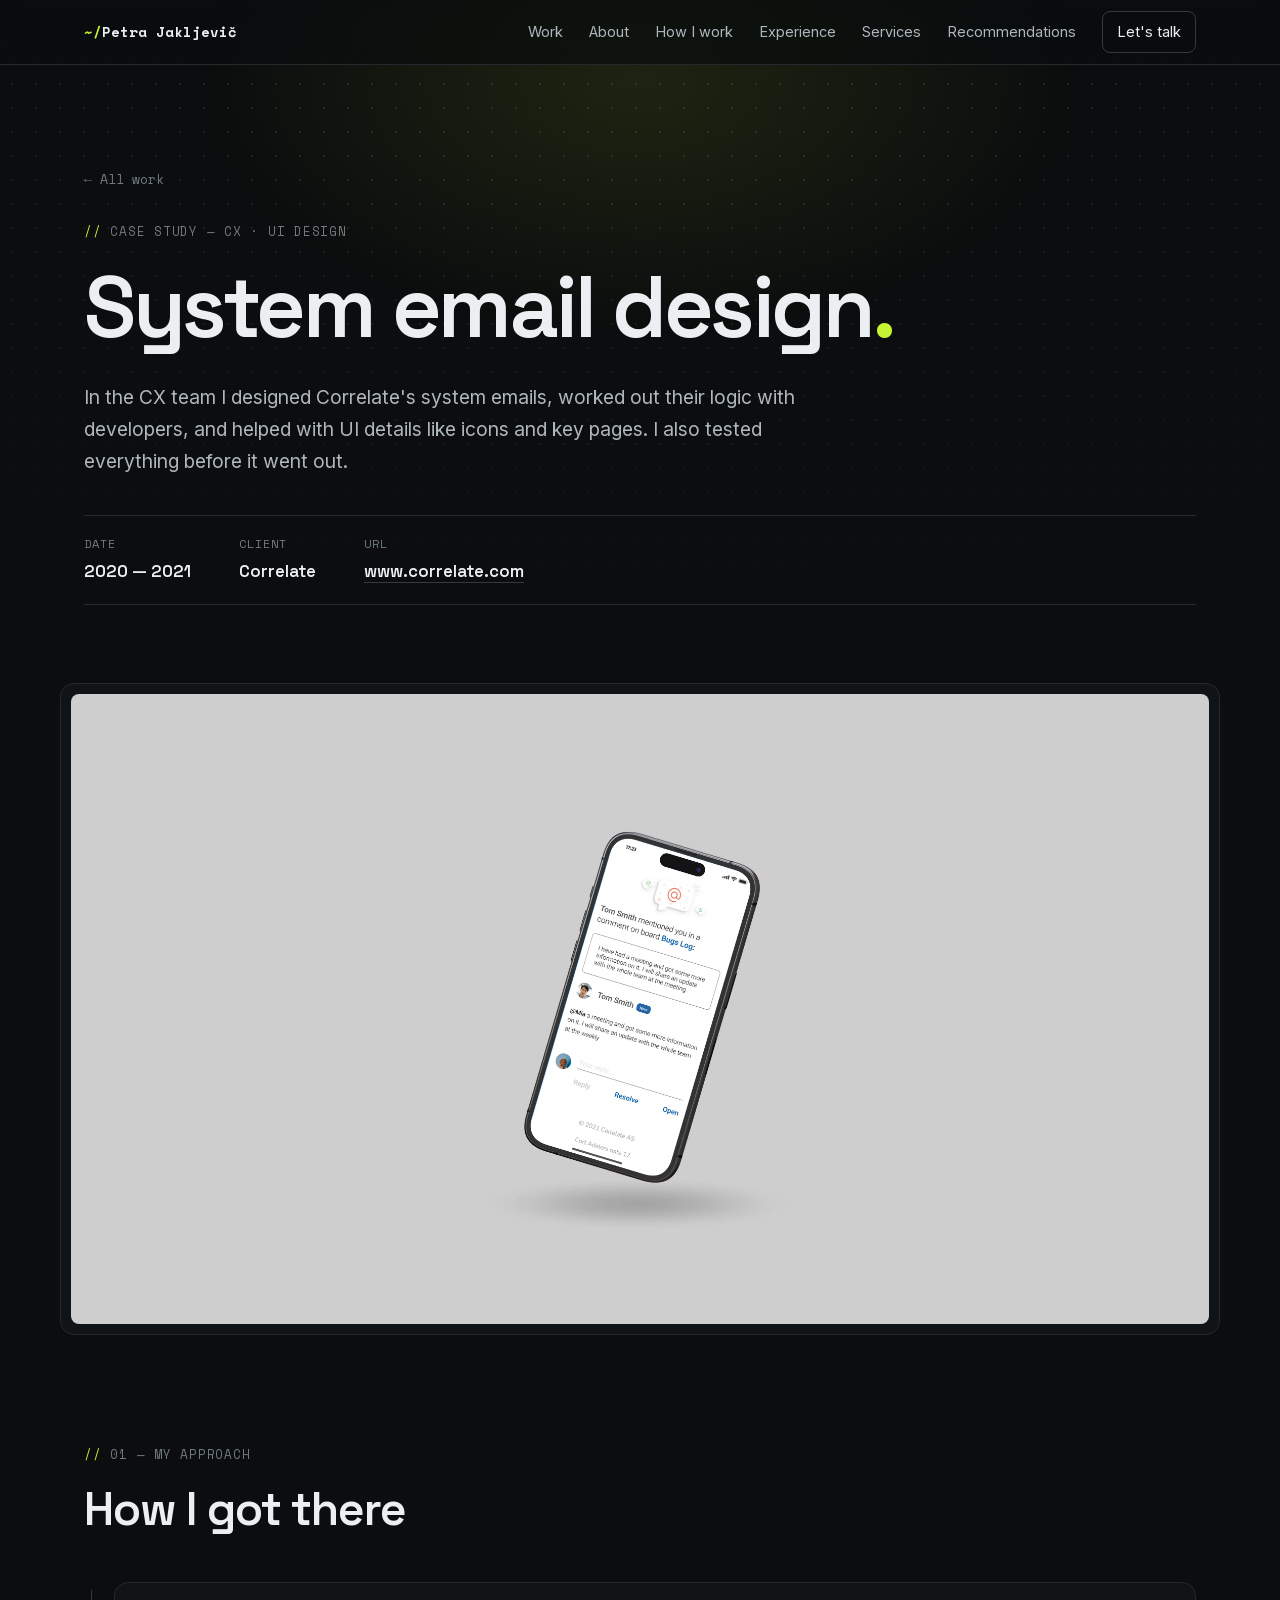
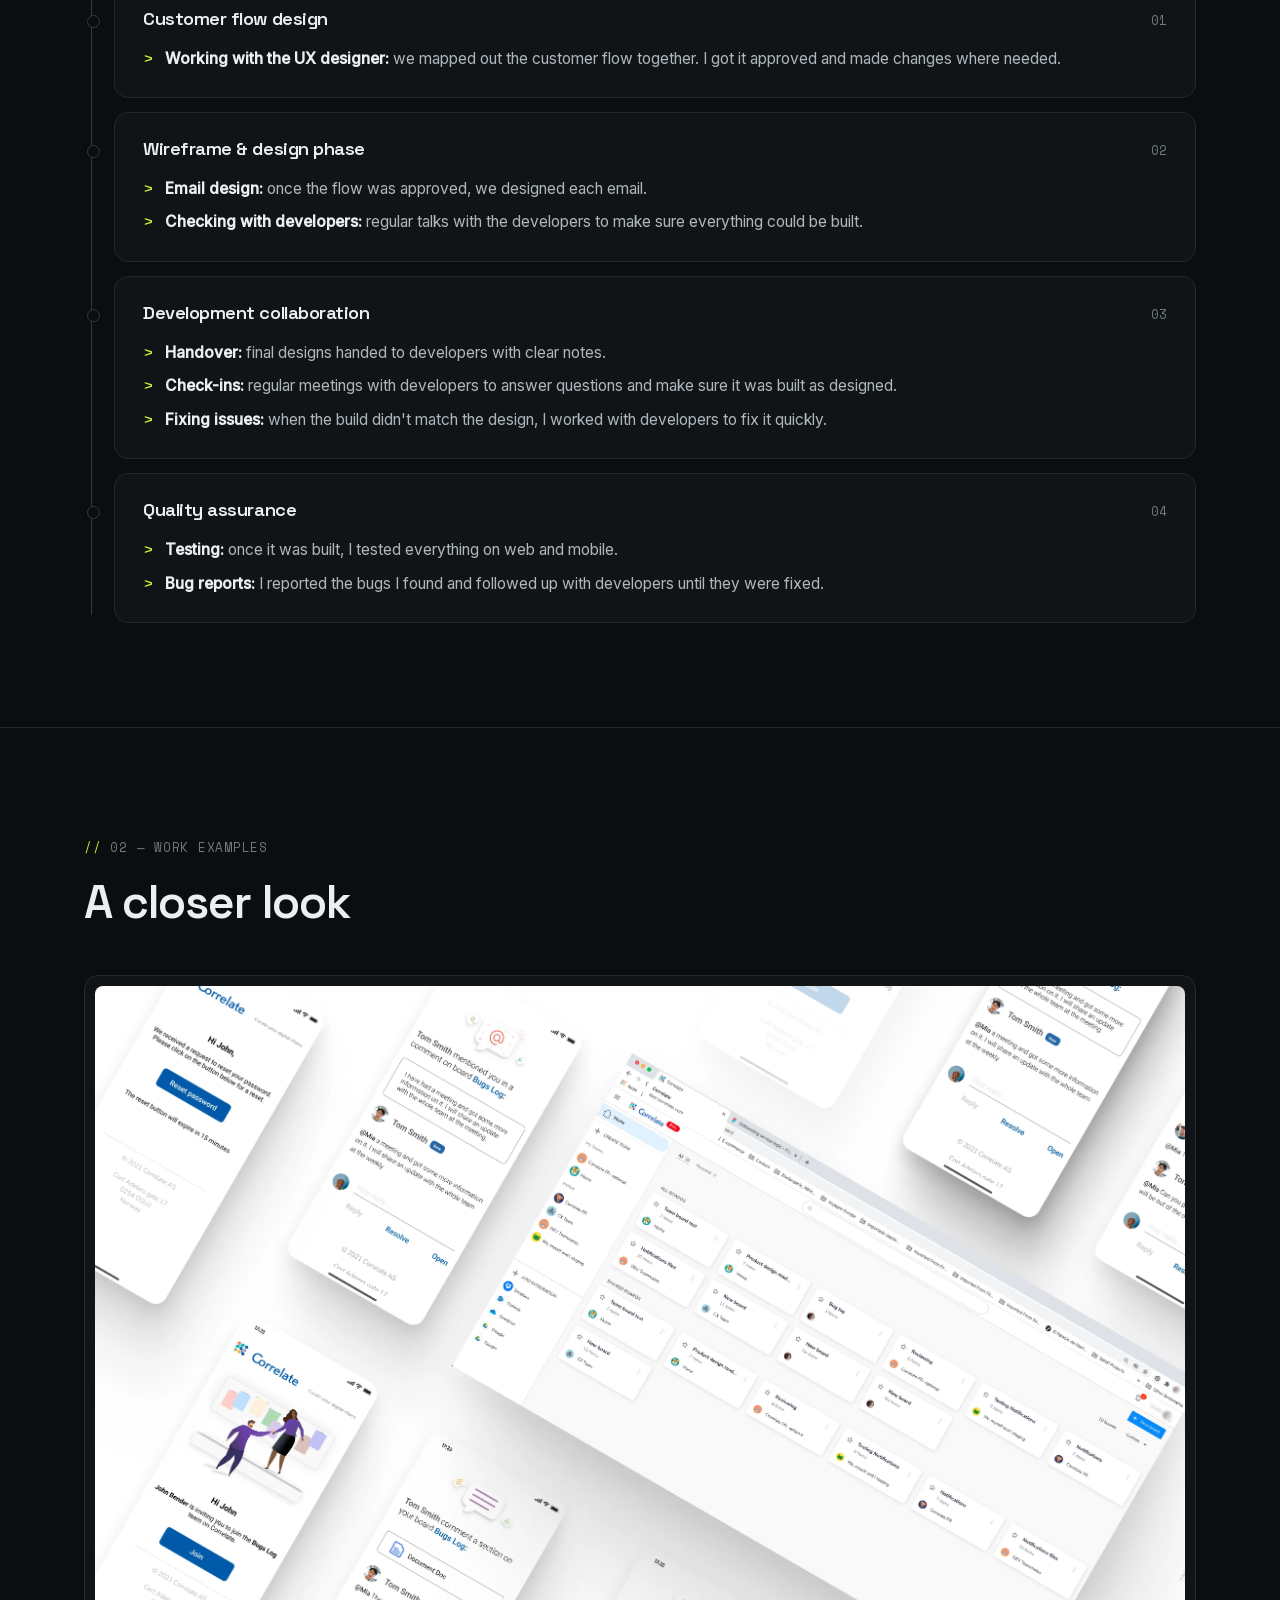
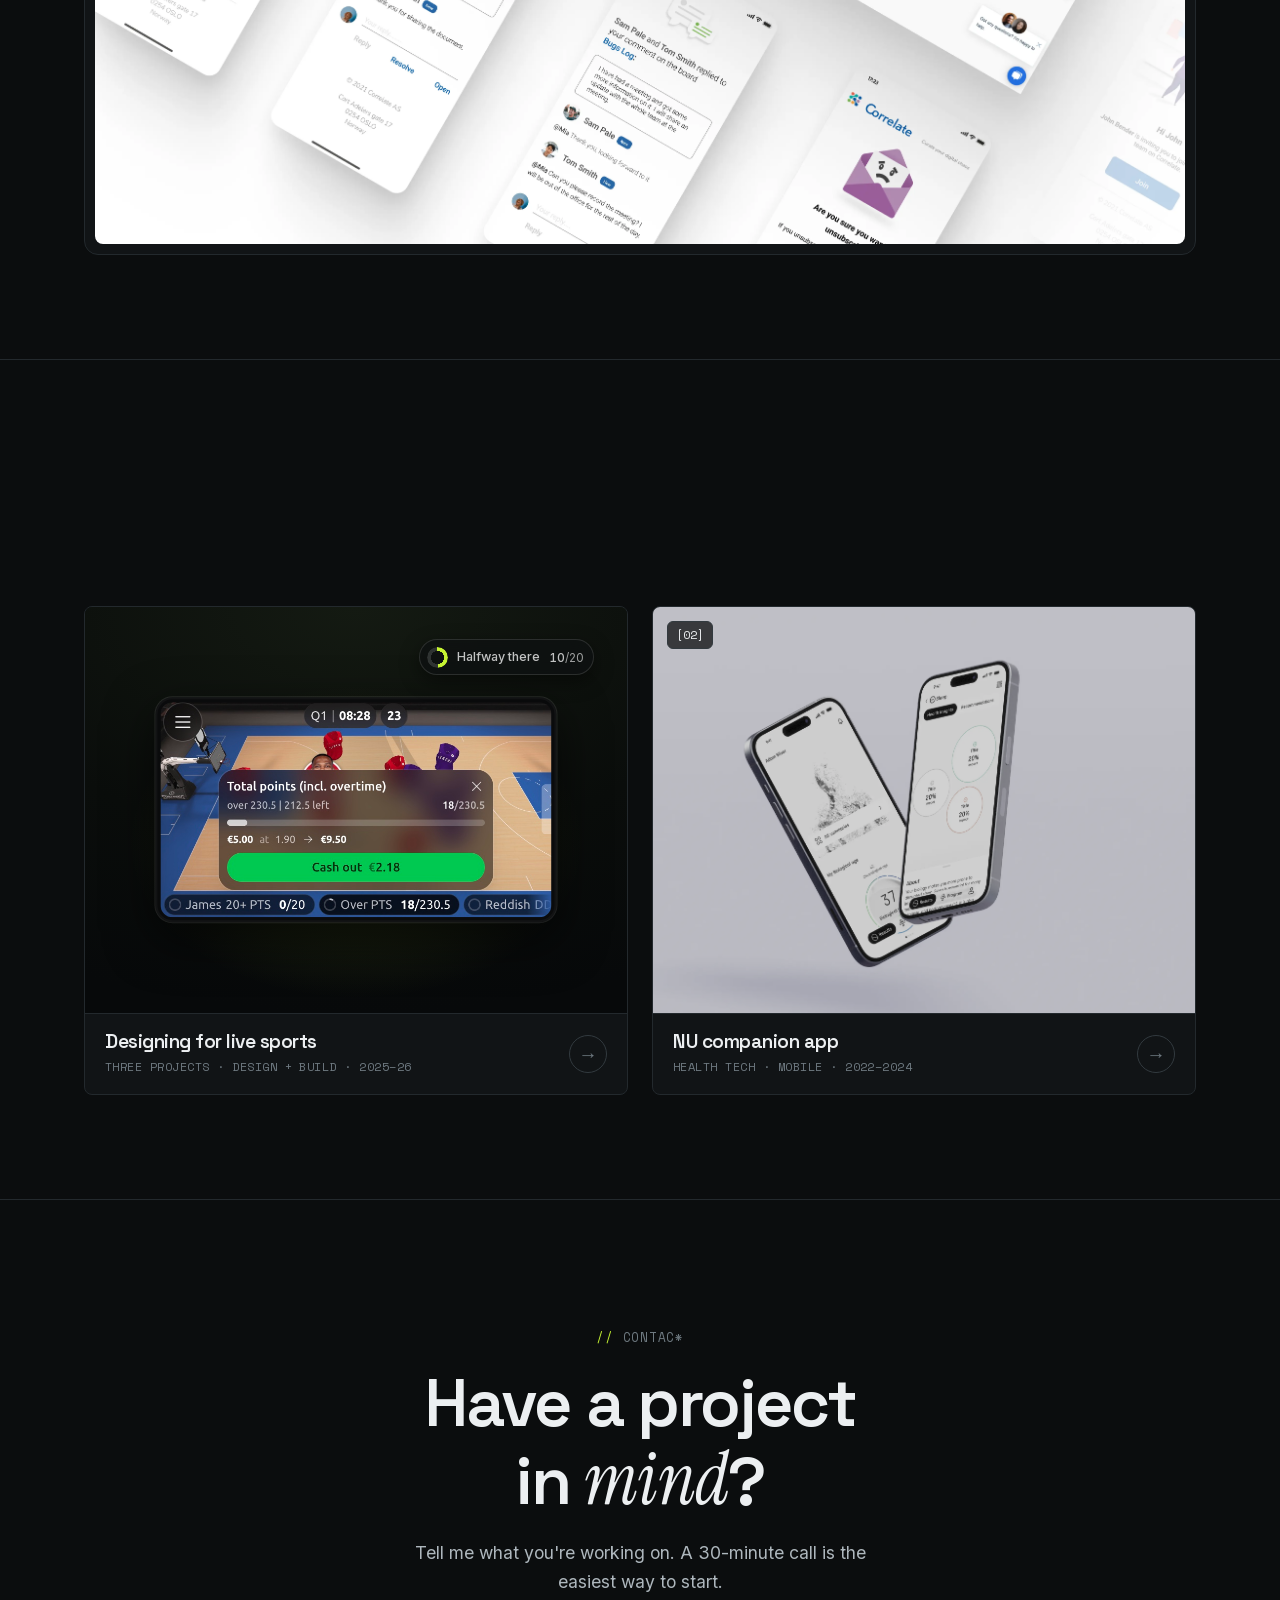
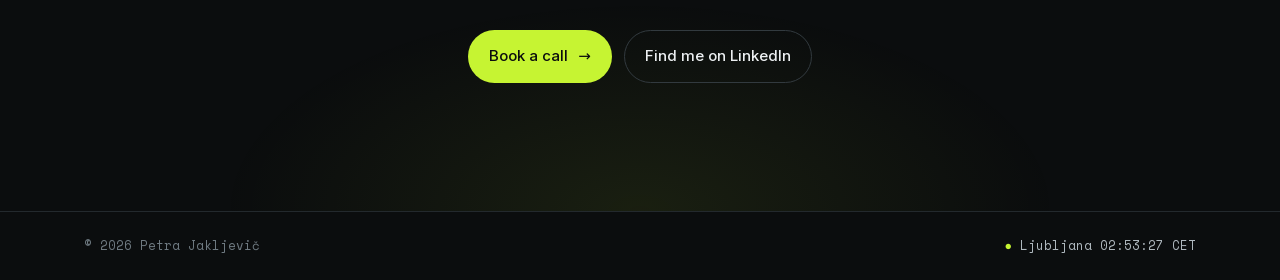
<file: correlate.html>
<!DOCTYPE html>
<html lang="en">
<head>
<meta charset="UTF-8" />
<meta name="viewport" content="width=device-width, initial-scale=1.0" />
<title>Correlate — System Email Design — Petra Jakljevič</title>
<meta name="description" content="Case study: designing system emails and UI for Correlate in the CX team, from customer flows to testing." />
<link rel="stylesheet" href="fonts.css?v=20261108" />
<link rel="stylesheet" href="styles.css?v=20261108" />
</head>
<body>

  <!-- ============ NAV ============ -->
  <header class="nav" id="top">
    <div class="container nav__inner">
      <a class="nav__brand" href="index.html">Petra Jakljevič</a>
      <nav class="nav__links" id="menu">
        <a href="index.html#work">Work</a>
        <a href="index.html#about">About</a>
        <a href="index.html#how">How I work</a>
        <a href="index.html#experience">Experience</a>
        <a href="index.html#services">Services</a>
        <a href="index.html#recommendations">Recommendations</a>
        <a class="nav__cta" href="https://calendly.com/jakljevicpetra/30min" target="_blank" rel="noopener">Let's talk</a>
      </nav>
      <button class="nav__toggle" id="navToggle" aria-label="Open menu" aria-expanded="false">
        <span></span><span></span>
      </button>
    </div>
  </header>

  <main>
    <!-- ============ CASE HERO ============ -->
    <section class="hero hero--case container">
      <a class="backlink reveal" href="index.html#work"><span aria-hidden="true">←</span> All work</a>
      <span class="eyebrow reveal">Case study — CX · UI design</span>
      <h1 class="hero__title reveal">System email design<span class="accent">.</span></h1>
      <p class="hero__lead reveal">In the CX team I designed Correlate's system emails, worked out their logic with developers, and helped with UI details like icons and key pages. I also tested everything before it went out.</p>

      <dl class="case-meta reveal">
        <div><dt>Date</dt><dd>2020 — 2021</dd></div>
        <div><dt>Client</dt><dd>Correlate</dd></div>
        <div><dt>URL</dt><dd><a href="https://www.correlate.com" target="_blank" rel="noopener">www.correlate.com</a></dd></div>
      </dl>
    </section>

    <figure class="case-hero-media container reveal">
      <img src="images/correlate-cover.webp" alt="Correlate system email design overview" />
    </figure>

    <!-- ============ APPROACH ============ -->
    <section class="section">
      <div class="container">
        <div class="section__head reveal">
          <span class="eyebrow">01 — My approach</span>
          <h2 class="section__title">How I got there</h2>
        </div>

        <div class="timeline">
          <article class="role reveal">
            <div class="role__head"><h3>Customer flow design</h3><span class="role__date">01</span></div>
            <ul>
              <li><strong>Working with the UX designer:</strong> we mapped out the customer flow together. I got it approved and made changes where needed.</li>
            </ul>
          </article>

          <article class="role reveal">
            <div class="role__head"><h3>Wireframe &amp; design phase</h3><span class="role__date">02</span></div>
            <ul>
              <li><strong>Email design:</strong> once the flow was approved, we designed each email.</li>
              <li><strong>Checking with developers:</strong> regular talks with the developers to make sure everything could be built.</li>
            </ul>
          </article>

          <article class="role reveal">
            <div class="role__head"><h3>Development collaboration</h3><span class="role__date">03</span></div>
            <ul>
              <li><strong>Handover:</strong> final designs handed to developers with clear notes.</li>
              <li><strong>Check-ins:</strong> regular meetings with developers to answer questions and make sure it was built as designed.</li>
              <li><strong>Fixing issues:</strong> when the build didn't match the design, I worked with developers to fix it quickly.</li>
            </ul>
          </article>

          <article class="role reveal">
            <div class="role__head"><h3>Quality assurance</h3><span class="role__date">04</span></div>
            <ul>
              <li><strong>Testing:</strong> once it was built, I tested everything on web and mobile.</li>
              <li><strong>Bug reports:</strong> I reported the bugs I found and followed up with developers until they were fixed.</li>
            </ul>
          </article>
        </div>
      </div>
    </section>

    <!-- ============ WORK EXAMPLES ============ -->
    <section class="section">
      <div class="container">
        <div class="section__head reveal">
          <span class="eyebrow">02 — Work examples</span>
          <h2 class="section__title">A closer look</h2>
        </div>
        <div class="case-gallery">
          <figure class="reveal"><img src="images/correlate-work-examples.webp" alt="Correlate system email work examples" loading="lazy" /></figure>
        </div>
      </div>
    </section>

    <!-- ============ OTHER PROJECTS ============ -->
    <section class="section">
      <div class="container">
        <div class="section__head reveal">
          <span class="eyebrow">03 — More work</span>
          <h2 class="section__title">Other projects</h2>
        </div>

        <div class="work">
          <a class="card reveal" href="live-sports.html">
            <div class="card__media">
              <div class="cover cover--bet" aria-hidden="true">
                <div class="cv-glow"></div>
                <div class="cv-stage"><div class="cv-phone cv-phone--land"><img src="images/bt-latest.jpg" alt="" loading="lazy" /></div></div>
                <div class="cv-chip cv-chip--a"><span class="cv-ring" style="--p:50"></span><span class="cv-chip__t"><b>Halfway there</b></span><span class="cv-score"><b>10</b>/20</span></div>
              </div>
            </div>
            <div class="card__row">
              <div><h3 class="card__title">Designing for live sports</h3><p class="card__tag">Three projects · Design + build · 2025–26</p></div>
              <span class="card__arrow" aria-hidden="true">→</span>
            </div>
          </a>
          <a class="card reveal" href="companion.html">
            <div class="card__media">
              <img src="images/companion-cover.webp" alt="NU companion app screens" loading="lazy" />
            </div>
            <div class="card__row">
              <div><h3 class="card__title">NU companion app</h3><p class="card__tag">Health tech · Mobile · 2022–2024</p></div>
              <span class="card__arrow" aria-hidden="true">→</span>
            </div>
          </a>
        </div>
      </div>
    </section>

    <!-- ============ CONTACT ============ -->
    <section class="contact" id="contact">
      <div class="container contact__inner reveal">
        <span class="eyebrow eyebrow--light">Contact</span>
        <h2 class="contact__title">Have a project<br />in <em>mind</em>?</h2>
        <p class="contact__lead">Tell me what you're working on. A 30-minute call is the easiest way to start.</p>
        <div class="contact__actions">
          <a class="btn btn--primary" href="https://calendly.com/jakljevicpetra/30min" target="_blank" rel="noopener">Book a call <span aria-hidden="true">→</span></a>
          <a class="btn btn--light" href="https://www.linkedin.com/in/petra-jakljevic" target="_blank" rel="noopener">Find me on LinkedIn</a>
        </div>
      </div>
    </section>
  </main>

  <footer class="footer">
    <div class="container footer__inner">
      <span>© <span id="year"></span> Petra Jakljevič</span>
      <span class="footer__note">Designed &amp; built in VS Code</span>
    </div>
  </footer>

  <script src="main.js?v=20261108"></script>
</body>
</html>
</file>
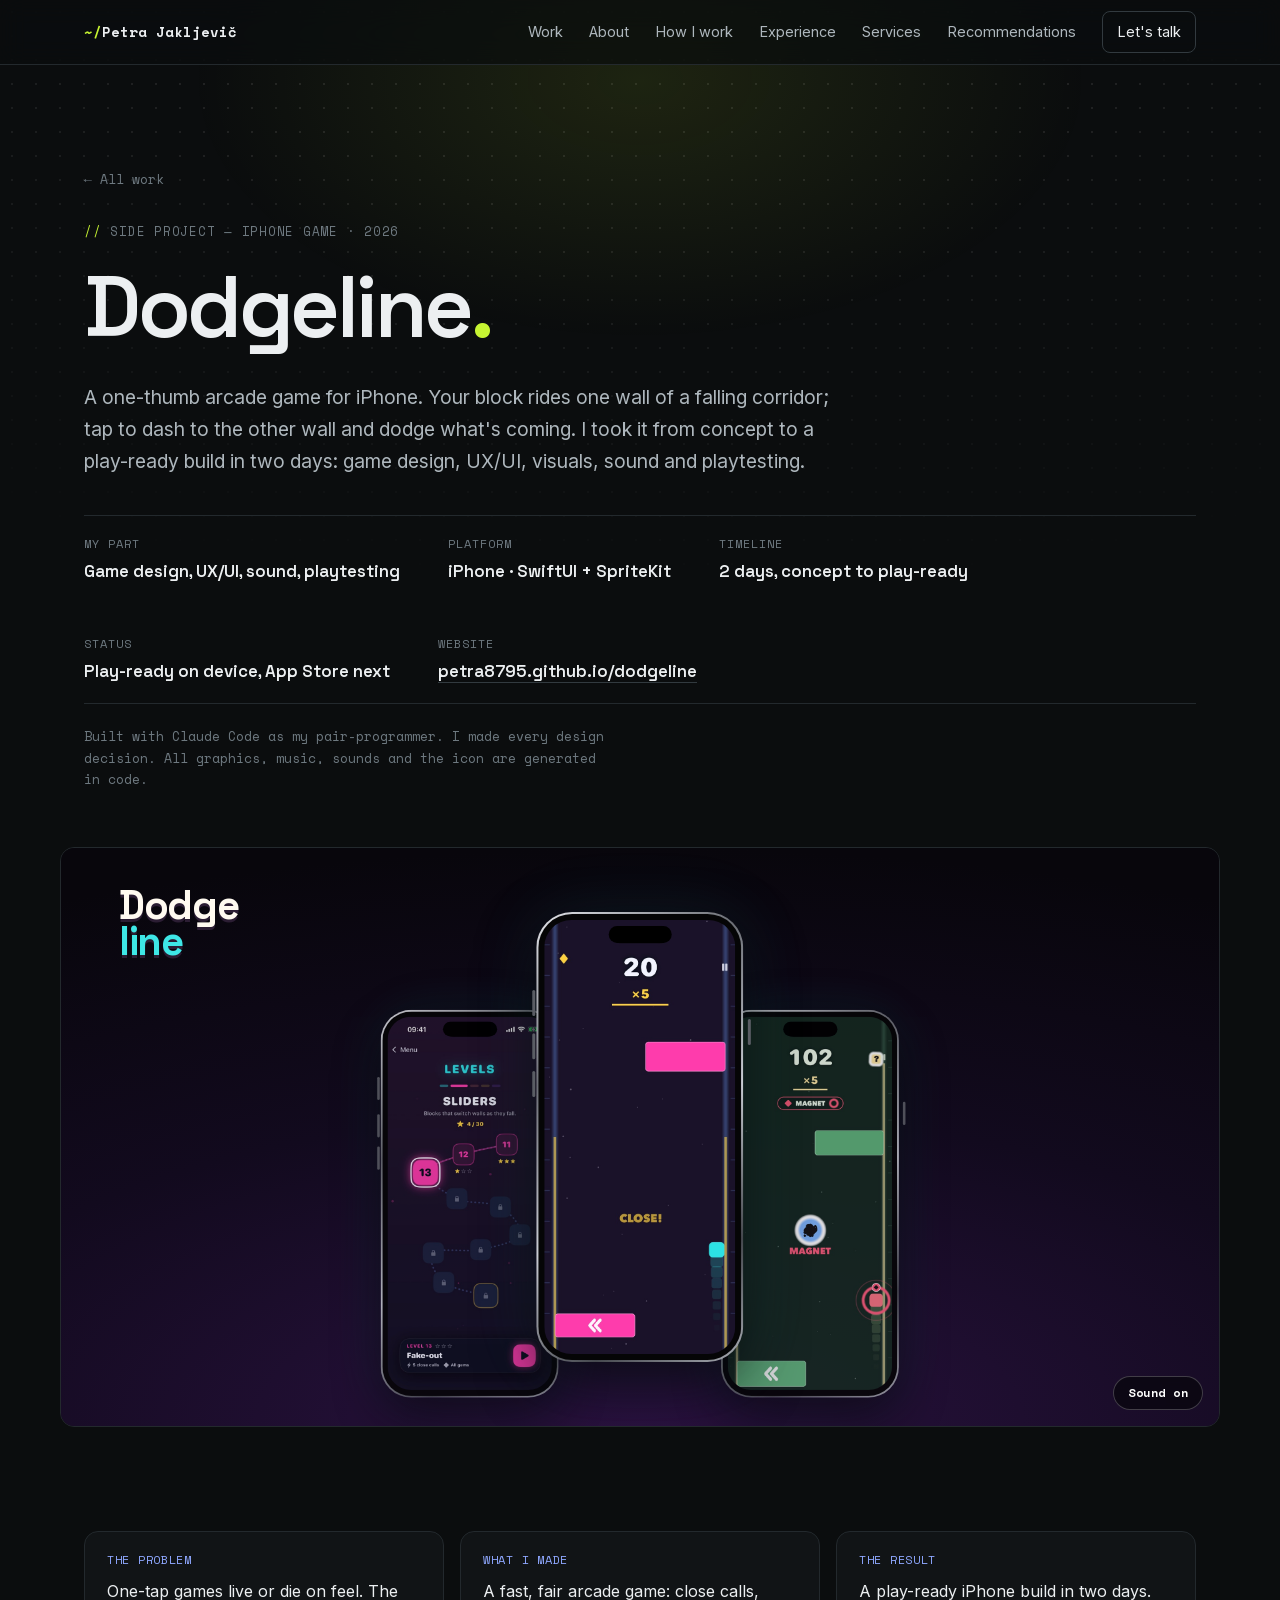
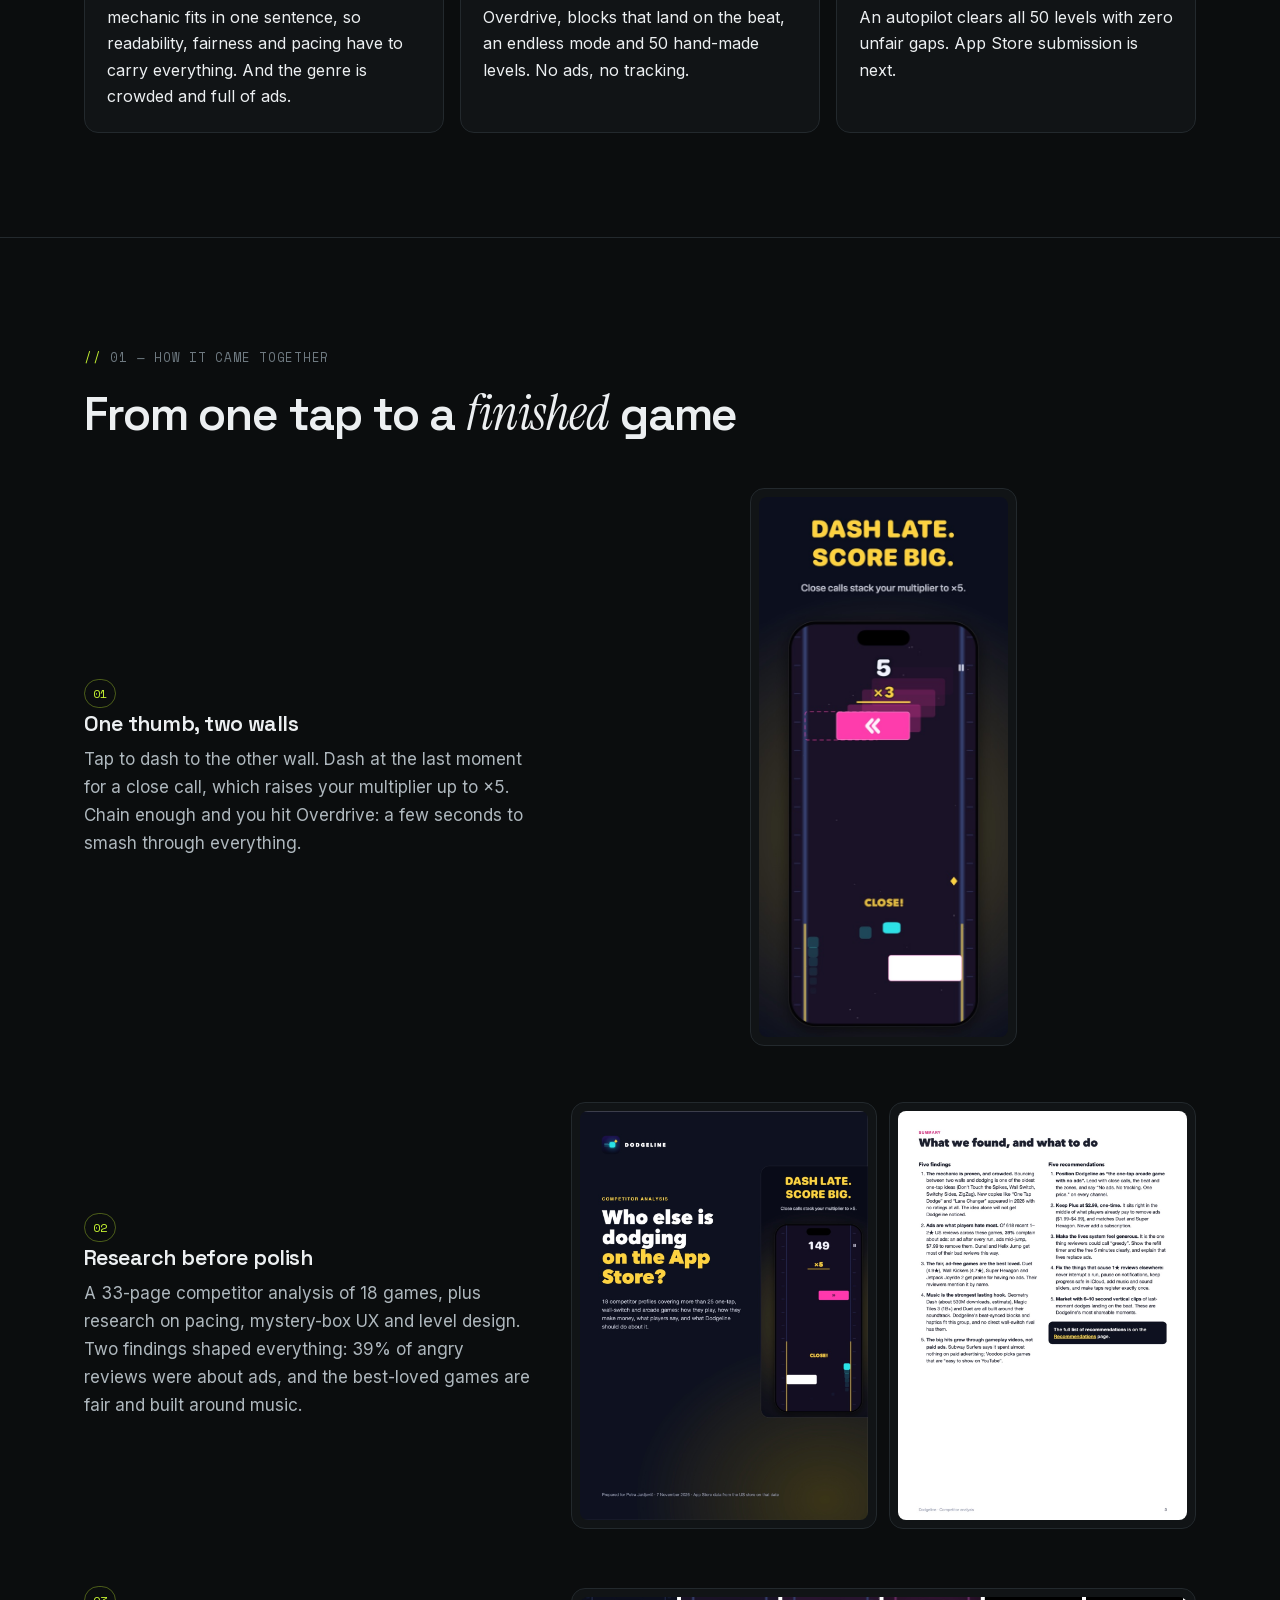
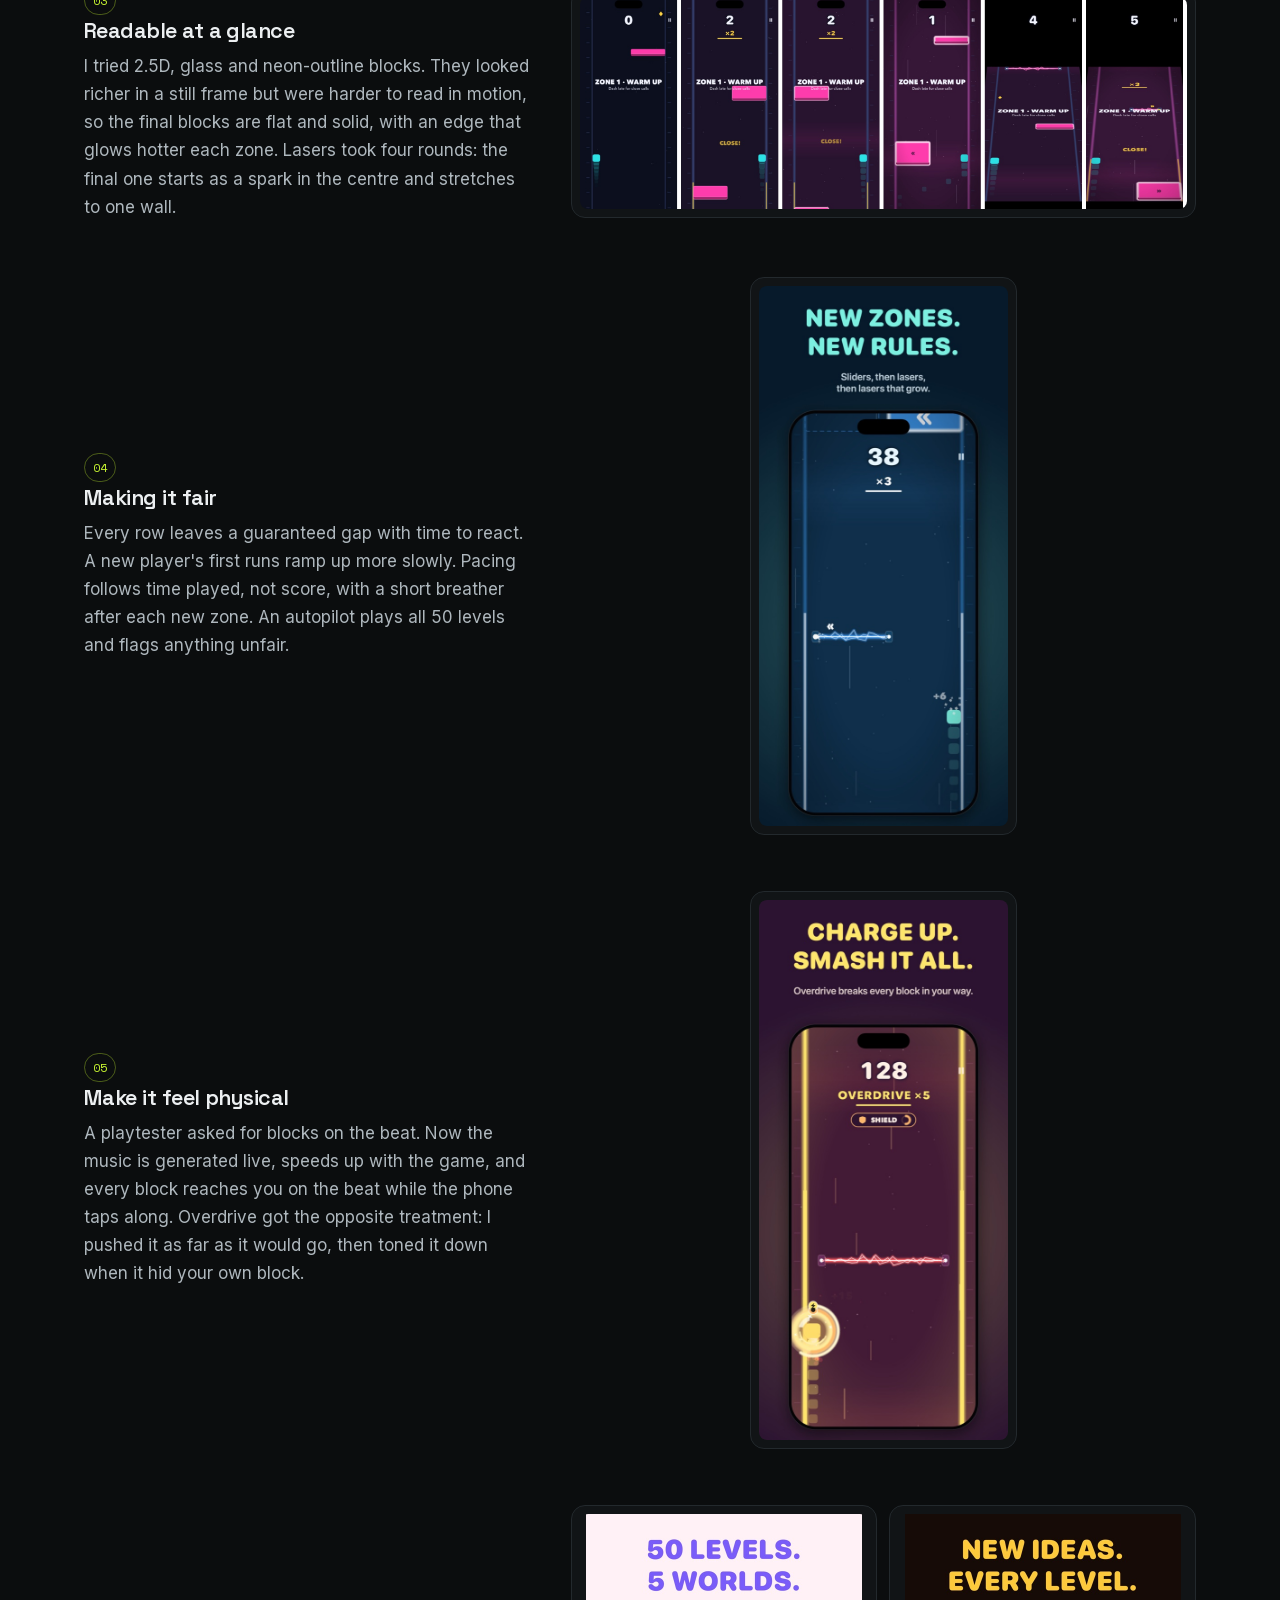
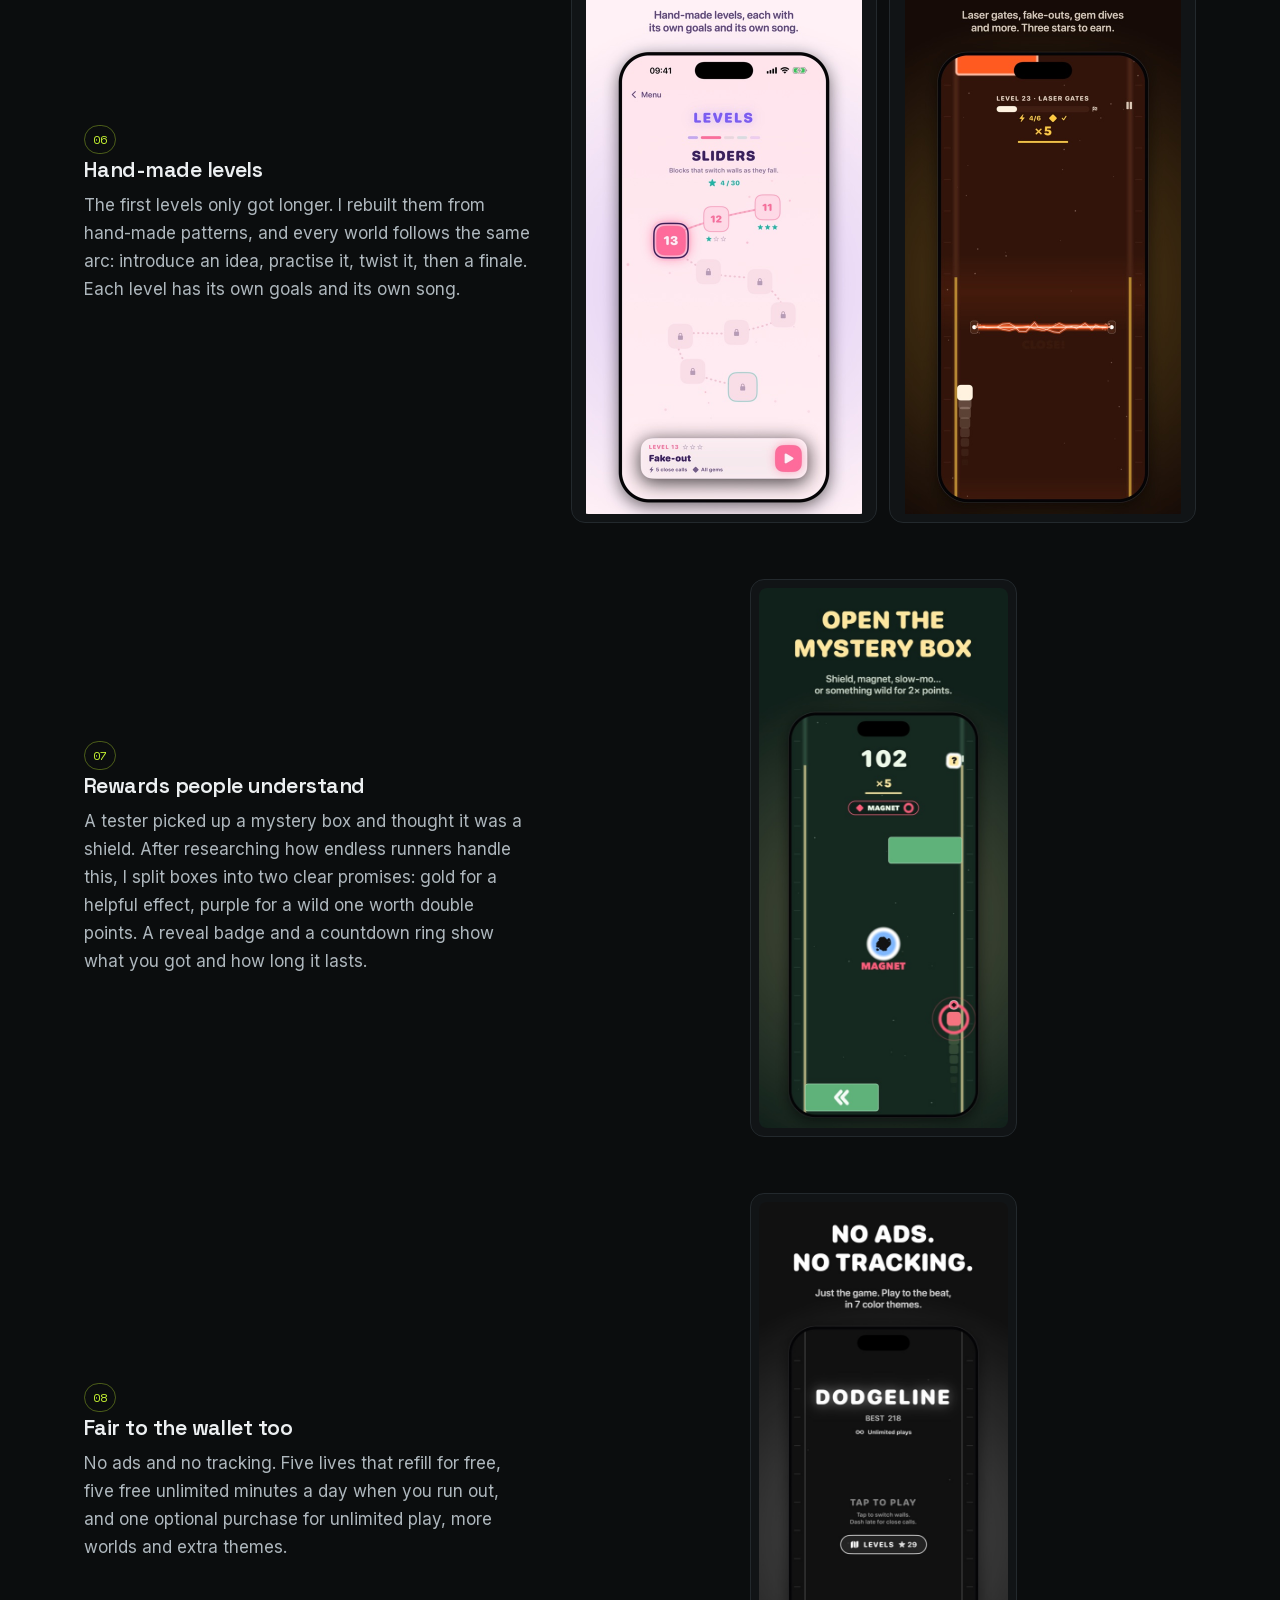
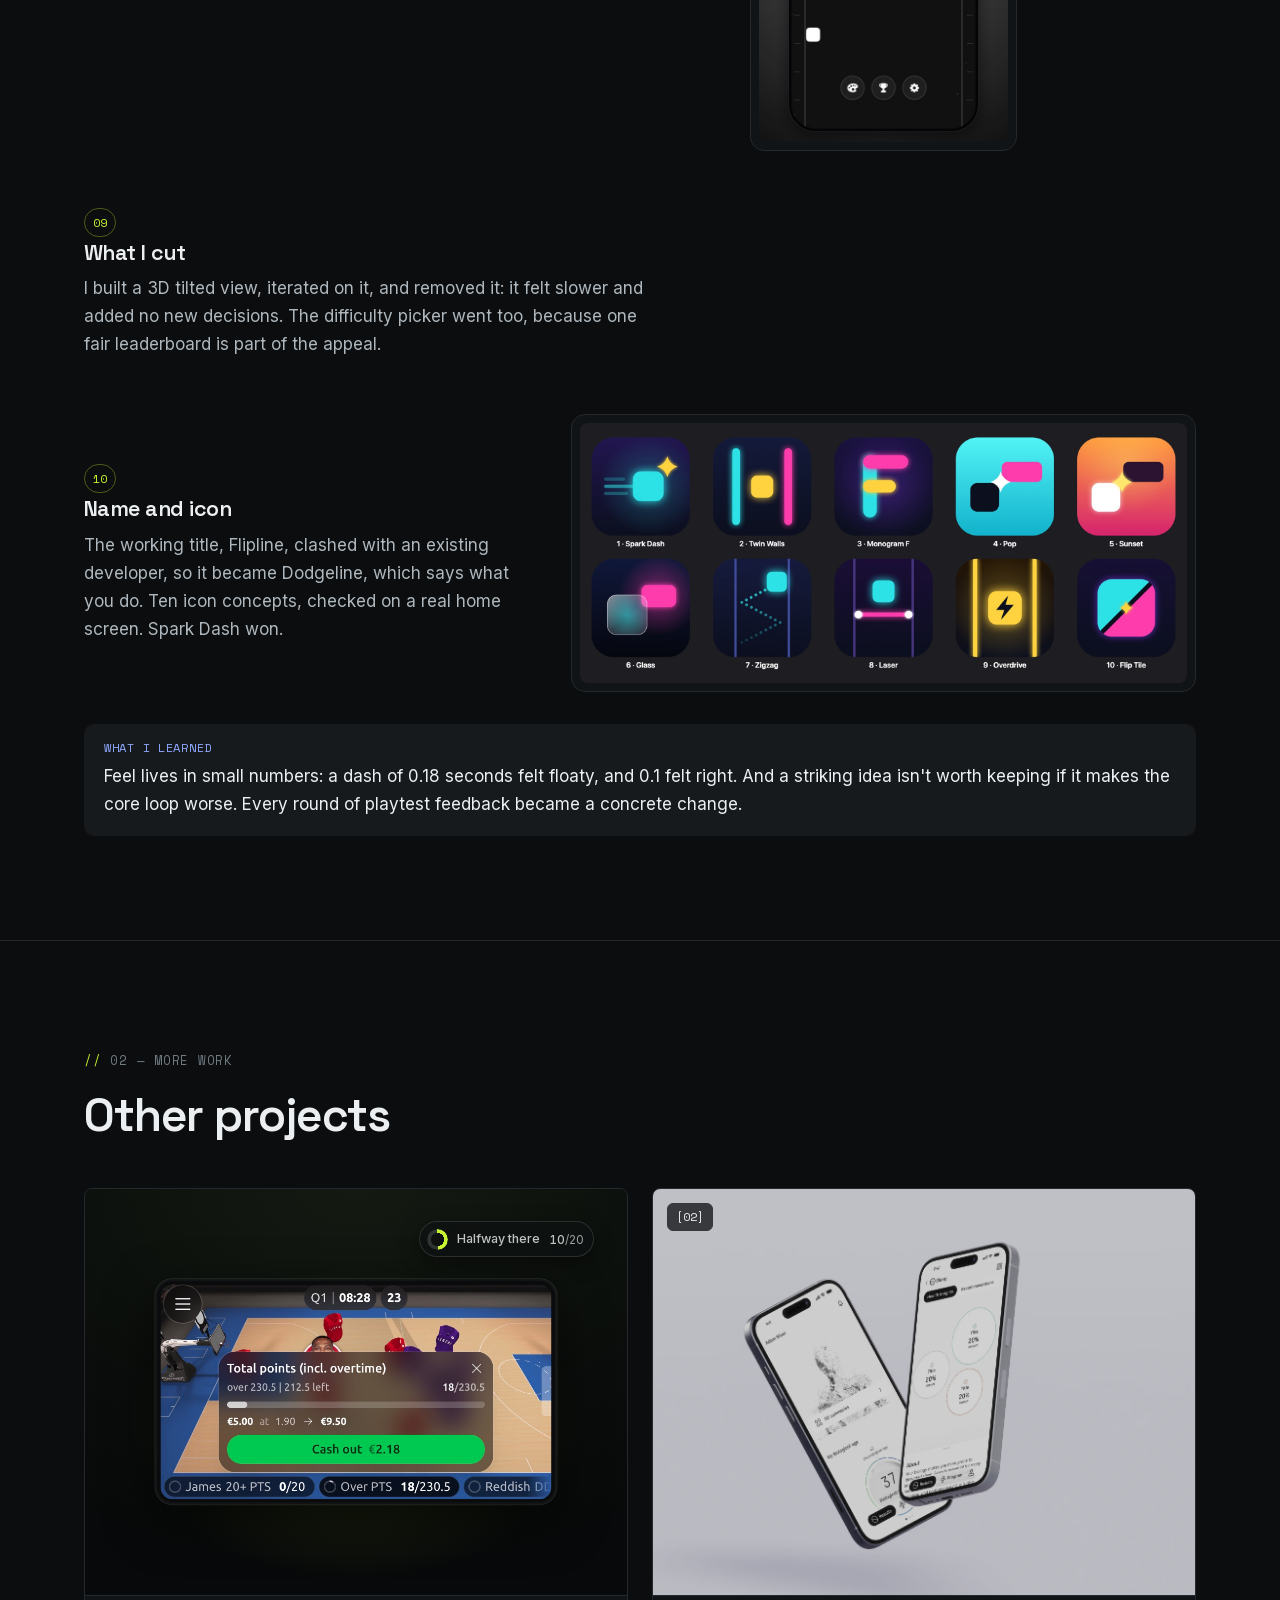
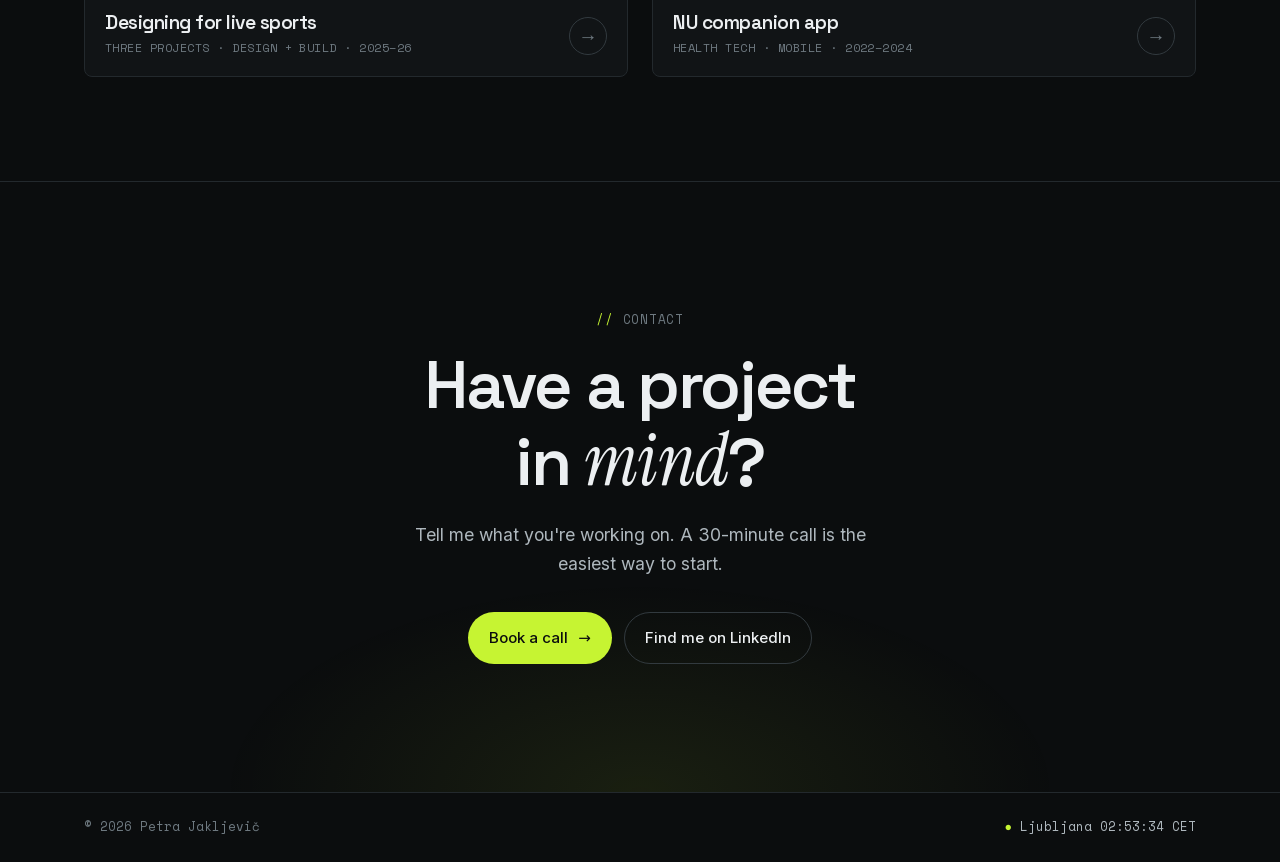
<file: dodgeline.html>
<!DOCTYPE html>
<html lang="en">
<head>
<meta charset="UTF-8" />
<meta name="viewport" content="width=device-width, initial-scale=1.0" />
<title>Dodgeline — Petra Jakljevič</title>
<meta name="description" content="Side project: Dodgeline, a one-thumb arcade game for iPhone, from concept to a play-ready build in two days." />
<link rel="stylesheet" href="fonts.css?v=20261108" />
<link rel="stylesheet" href="styles.css?v=20261108" />
</head>
<body>

  <!-- ============ NAV ============ -->
  <header class="nav" id="top">
    <div class="container nav__inner">
      <a class="nav__brand" href="index.html">Petra Jakljevič</a>
      <nav class="nav__links" id="menu">
        <a href="index.html#work">Work</a>
        <a href="index.html#about">About</a>
        <a href="index.html#how">How I work</a>
        <a href="index.html#experience">Experience</a>
        <a href="index.html#services">Services</a>
        <a href="index.html#recommendations">Recommendations</a>
        <a class="nav__cta" href="https://calendly.com/jakljevicpetra/30min" target="_blank" rel="noopener">Let's talk</a>
      </nav>
      <button class="nav__toggle" id="navToggle" aria-label="Open menu" aria-expanded="false">
        <span></span><span></span>
      </button>
    </div>
  </header>

  <main>
    <!-- ============ CASE HERO ============ -->
    <section class="hero hero--case container">
      <a class="backlink reveal" href="index.html#work"><span aria-hidden="true">←</span> All work</a>
      <span class="eyebrow reveal">Side project — iPhone game · 2026</span>
      <h1 class="hero__title reveal">Dodgeline<span class="accent">.</span></h1>
      <p class="hero__lead reveal">A one-thumb arcade game for iPhone. Your block rides one wall of a falling corridor; tap to dash to the other wall and dodge what's coming. I took it from concept to a play-ready build in two days: game design, UX/UI, visuals, sound and playtesting.</p>

      <dl class="case-meta reveal">
        <div><dt>My part</dt><dd>Game design, UX/UI, sound, playtesting</dd></div>
        <div><dt>Platform</dt><dd>iPhone · SwiftUI + SpriteKit</dd></div>
        <div><dt>Timeline</dt><dd>2 days, concept to play-ready</dd></div>
        <div><dt>Status</dt><dd>Play-ready on device, App Store next</dd></div>
        <div><dt>Website</dt><dd><a href="https://petra8795.github.io/dodgeline/" target="_blank" rel="noopener">petra8795.github.io/dodgeline</a></dd></div>
      </dl>
      <p class="case-note reveal">Built with Claude Code as my pair-programmer. I made every design decision. All graphics, music, sounds and the icon are generated in code.</p>
    </section>

    <figure class="case-hero-media case-hero-media--cover container reveal">
      <div class="cover cover--dl" aria-hidden="true">
        <div class="cv-fan">
          <div class="cv-phone cv-phone--port cv-phone--iphone cv-fan__l"><img src="images/dl-cover-levels.jpg" alt="" loading="lazy" /></div>
          <div class="cv-phone cv-phone--port cv-phone--iphone cv-fan__r"><img src="images/dl-cover-mystery.jpg" alt="" loading="lazy" /></div>
          <div class="cv-phone cv-phone--port cv-phone--iphone cv-fan__c"><video class="js-promo" src="images/dl-promo-screen.mp4" poster="images/dl-promo-screen-poster.jpg" autoplay muted loop playsinline preload="metadata"></video></div>
        </div>
        <div class="cv-mark">Dodge<span>line</span></div>
      </div>
      <button class="cv-sound js-sound" type="button" aria-label="Play the promo video with sound">Sound on</button>
    </figure>

    <section class="section">
      <div class="container">
        <div class="reveal">
          <div class="facts">
            <div class="fact"><span>The problem</span><p>One-tap games live or die on feel. The mechanic fits in one sentence, so readability, fairness and pacing have to carry everything. And the genre is crowded and full of ads.</p></div>
            <div class="fact"><span>What I made</span><p>A fast, fair arcade game: close calls, Overdrive, blocks that land on the beat, an endless mode and 50 hand-made levels. No ads, no tracking.</p></div>
            <div class="fact"><span>The result</span><p>A play-ready iPhone build in two days. An autopilot clears all 50 levels with zero unfair gaps. App Store submission is next.</p></div>
          </div>
        </div>
      </div>
    </section>

    <!-- ============ PROCESS ============ -->
    <section class="section">
      <div class="container">
        <div class="section__head reveal">
          <span class="eyebrow">01 — How it came together</span>
          <h2 class="section__title">From one tap to a <em>finished</em> game</h2>
        </div>
        <ol class="process">
          <li class="process__step reveal">
            <div class="process__text"><span class="process__num">01</span><h3>One thumb, two walls</h3><p>Tap to dash to the other wall. Dash at the last moment for a close call, which raises your multiplier up to ×5. Chain enough and you hit Overdrive: a few seconds to smash through everything.</p></div>
            <figure class="process__shot process__shot--tall"><img src="images/dl-store-close.jpg" alt="Store screenshot: Dash late. Score big." loading="lazy" /></figure>
          </li>
          <li class="process__step reveal">
            <div class="process__text"><span class="process__num">02</span><h3>Research before polish</h3><p>A 33-page competitor analysis of 18 games, plus research on pacing, mystery-box UX and level design. Two findings shaped everything: 39% of angry reviews were about ads, and the best-loved games are fair and built around music.</p></div>
            <div class="process__pair">
              <figure><img src="images/dl-report-cover.jpg" alt="Competitor analysis cover" loading="lazy" /></figure>
              <figure><img src="images/dl-report-summary.jpg" alt="Competitor analysis summary page" loading="lazy" /></figure>
            </div>
          </li>
          <li class="process__step reveal">
            <div class="process__text"><span class="process__num">03</span><h3>Readable at a glance</h3><p>I tried 2.5D, glass and neon-outline blocks. They looked richer in a still frame but were harder to read in motion, so the final blocks are flat and solid, with an edge that glows hotter each zone. Lasers took four rounds: the final one starts as a spark in the centre and stretches to one wall.</p></div>
            <figure class="process__shot"><img src="images/dl-blocks.jpg" alt="Block style explorations, from flat to 2.5D" loading="lazy" /></figure>
          </li>
          <li class="process__step reveal">
            <div class="process__text"><span class="process__num">04</span><h3>Making it fair</h3><p>Every row leaves a guaranteed gap with time to react. A new player's first runs ramp up more slowly. Pacing follows time played, not score, with a short breather after each new zone. An autopilot plays all 50 levels and flags anything unfair.</p></div>
            <figure class="process__shot process__shot--tall"><img src="images/dl-store-zones.jpg" alt="Store screenshot: New zones. New rules." loading="lazy" /></figure>
          </li>
          <li class="process__step reveal">
            <div class="process__text"><span class="process__num">05</span><h3>Make it feel physical</h3><p>A playtester asked for blocks on the beat. Now the music is generated live, speeds up with the game, and every block reaches you on the beat while the phone taps along. Overdrive got the opposite treatment: I pushed it as far as it would go, then toned it down when it hid your own block.</p></div>
            <figure class="process__shot process__shot--tall"><img src="images/dl-store-overdrive.jpg" alt="Store screenshot: Charge up. Smash it all." loading="lazy" /></figure>
          </li>
          <li class="process__step reveal">
            <div class="process__text"><span class="process__num">06</span><h3>Hand-made levels</h3><p>The first levels only got longer. I rebuilt them from hand-made patterns, and every world follows the same arc: introduce an idea, practise it, twist it, then a finale. Each level has its own goals and its own song.</p></div>
            <div class="process__pair">
              <figure><img src="images/dl-store-levels.jpg" alt="Store screenshot: 50 levels. 5 worlds." loading="lazy" /></figure>
              <figure><img src="images/dl-store-goals.jpg" alt="Store screenshot: New ideas. Every level." loading="lazy" /></figure>
            </div>
          </li>
          <li class="process__step reveal">
            <div class="process__text"><span class="process__num">07</span><h3>Rewards people understand</h3><p>A tester picked up a mystery box and thought it was a shield. After researching how endless runners handle this, I split boxes into two clear promises: gold for a helpful effect, purple for a wild one worth double points. A reveal badge and a countdown ring show what you got and how long it lasts.</p></div>
            <figure class="process__shot process__shot--tall"><img src="images/dl-store-mystery.jpg" alt="Store screenshot: Open the mystery box" loading="lazy" /></figure>
          </li>
          <li class="process__step reveal">
            <div class="process__text"><span class="process__num">08</span><h3>Fair to the wallet too</h3><p>No ads and no tracking. Five lives that refill for free, five free unlimited minutes a day when you run out, and one optional purchase for unlimited play, more worlds and extra themes.</p></div>
            <figure class="process__shot process__shot--tall"><img src="images/dl-store-noads.jpg" alt="Store screenshot: No ads. No tracking." loading="lazy" /></figure>
          </li>
          <li class="process__step reveal">
            <div class="process__text"><span class="process__num">09</span><h3>What I cut</h3><p>I built a 3D tilted view, iterated on it, and removed it: it felt slower and added no new decisions. The difficulty picker went too, because one fair leaderboard is part of the appeal.</p></div>
          </li>
          <li class="process__step reveal">
            <div class="process__text"><span class="process__num">10</span><h3>Name and icon</h3><p>The working title, Flipline, clashed with an existing developer, so it became Dodgeline, which says what you do. Ten icon concepts, checked on a real home screen. Spark Dash won.</p></div>
            <figure class="process__shot"><img src="images/dl-icons.jpg" alt="Ten app icon concepts" loading="lazy" /></figure>
          </li>
        </ol>
        <p class="fold__learn reveal"><span>What I learned</span>Feel lives in small numbers: a dash of 0.18 seconds felt floaty, and 0.1 felt right. And a striking idea isn't worth keeping if it makes the core loop worse. Every round of playtest feedback became a concrete change.</p>
      </div>
    </section>

    <!-- ============ OTHER PROJECTS ============ -->
    <section class="section">
      <div class="container">
        <div class="section__head reveal">
          <span class="eyebrow">02 — More work</span>
          <h2 class="section__title">Other projects</h2>
        </div>
        <div class="work">
          <a class="card reveal" href="live-sports.html">
            <div class="card__media">
              <div class="cover cover--bet" aria-hidden="true">
                <div class="cv-glow"></div>
                <div class="cv-stage"><div class="cv-phone cv-phone--land"><img src="images/bt-latest.jpg" alt="" loading="lazy" /></div></div>
                <div class="cv-chip cv-chip--a"><span class="cv-ring" style="--p:50"></span><span class="cv-chip__t"><b>Halfway there</b></span><span class="cv-score"><b>10</b>/20</span></div>
              </div>
            </div>
            <div class="card__row">
              <div><h3 class="card__title">Designing for live sports</h3><p class="card__tag">Three projects · Design + build · 2025–26</p></div>
              <span class="card__arrow" aria-hidden="true">→</span>
            </div>
          </a>
          <a class="card reveal" href="companion.html">
            <div class="card__media">
              <img src="images/companion-cover.webp" alt="NU companion app screens" loading="lazy" />
            </div>
            <div class="card__row">
              <div><h3 class="card__title">NU companion app</h3><p class="card__tag">Health tech · Mobile · 2022–2024</p></div>
              <span class="card__arrow" aria-hidden="true">→</span>
            </div>
          </a>
        </div>
      </div>
    </section>

    <!-- ============ CONTACT ============ -->
    <section class="contact" id="contact">
      <div class="container contact__inner reveal">
        <span class="eyebrow eyebrow--light">Contact</span>
        <h2 class="contact__title">Have a project<br />in <em>mind</em>?</h2>
        <p class="contact__lead">Tell me what you're working on. A 30-minute call is the easiest way to start.</p>
        <div class="contact__actions">
          <a class="btn btn--primary" href="https://calendly.com/jakljevicpetra/30min" target="_blank" rel="noopener">Book a call <span aria-hidden="true">→</span></a>
          <a class="btn btn--light" href="https://www.linkedin.com/in/petra-jakljevic" target="_blank" rel="noopener">Find me on LinkedIn</a>
        </div>
      </div>
    </section>
  </main>

  <footer class="footer">
    <div class="container footer__inner">
      <span>© <span id="year"></span> Petra Jakljevič</span>
      <span class="footer__note">Designed &amp; built in VS Code</span>
    </div>
  </footer>

  <script src="main.js?v=20261108"></script>
</body>
</html>
</file>
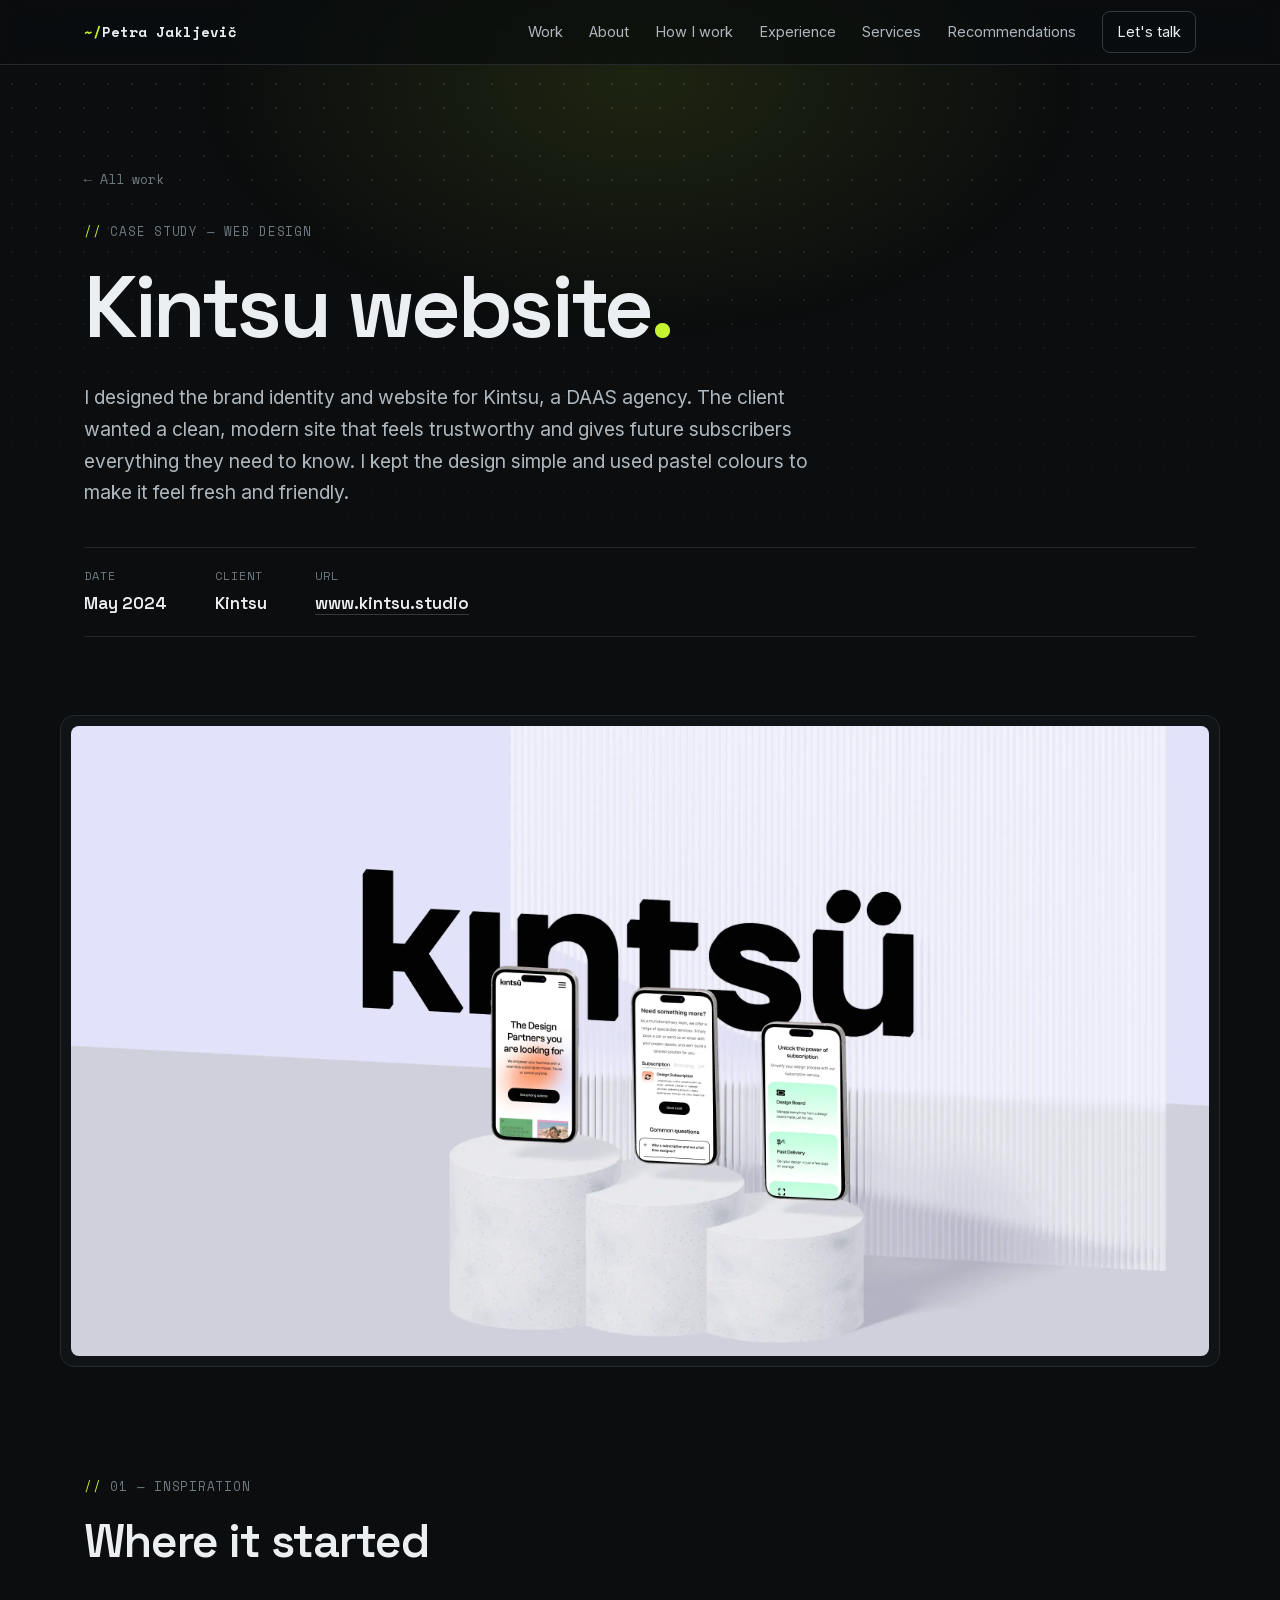
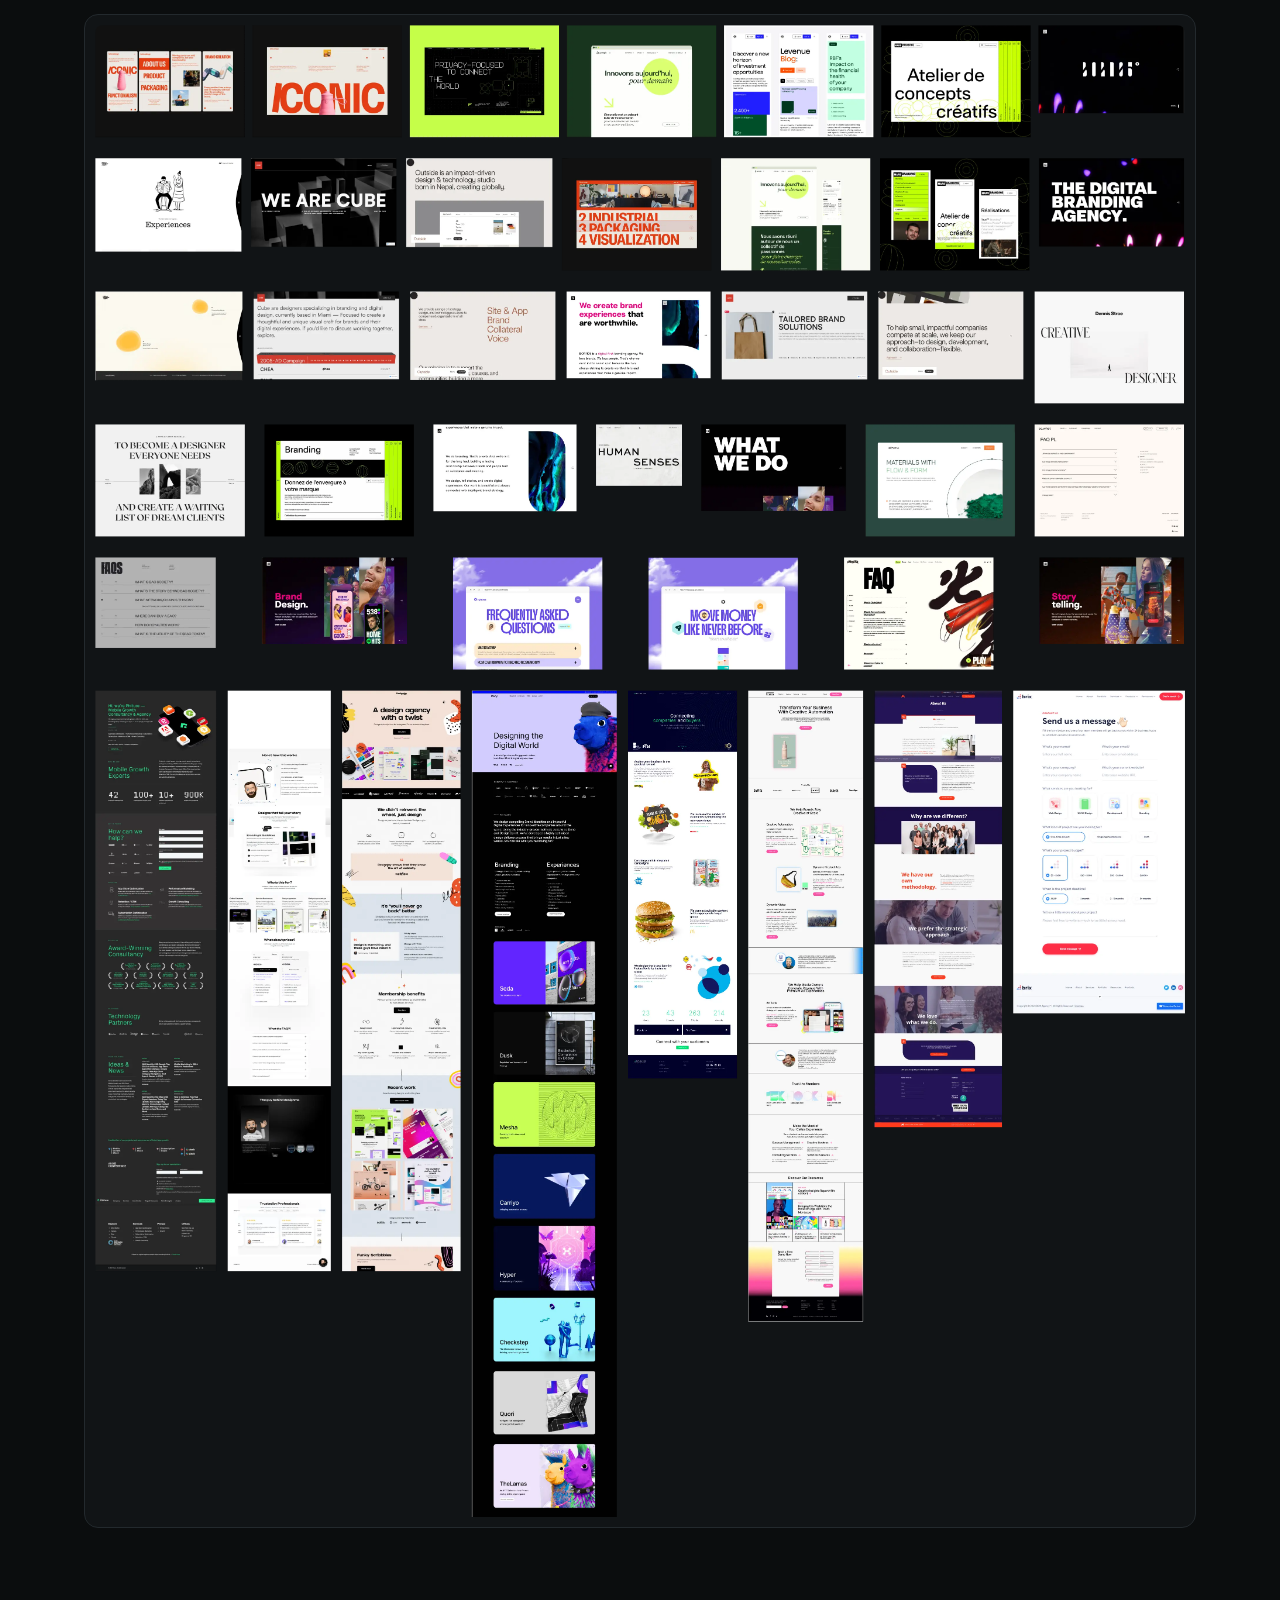
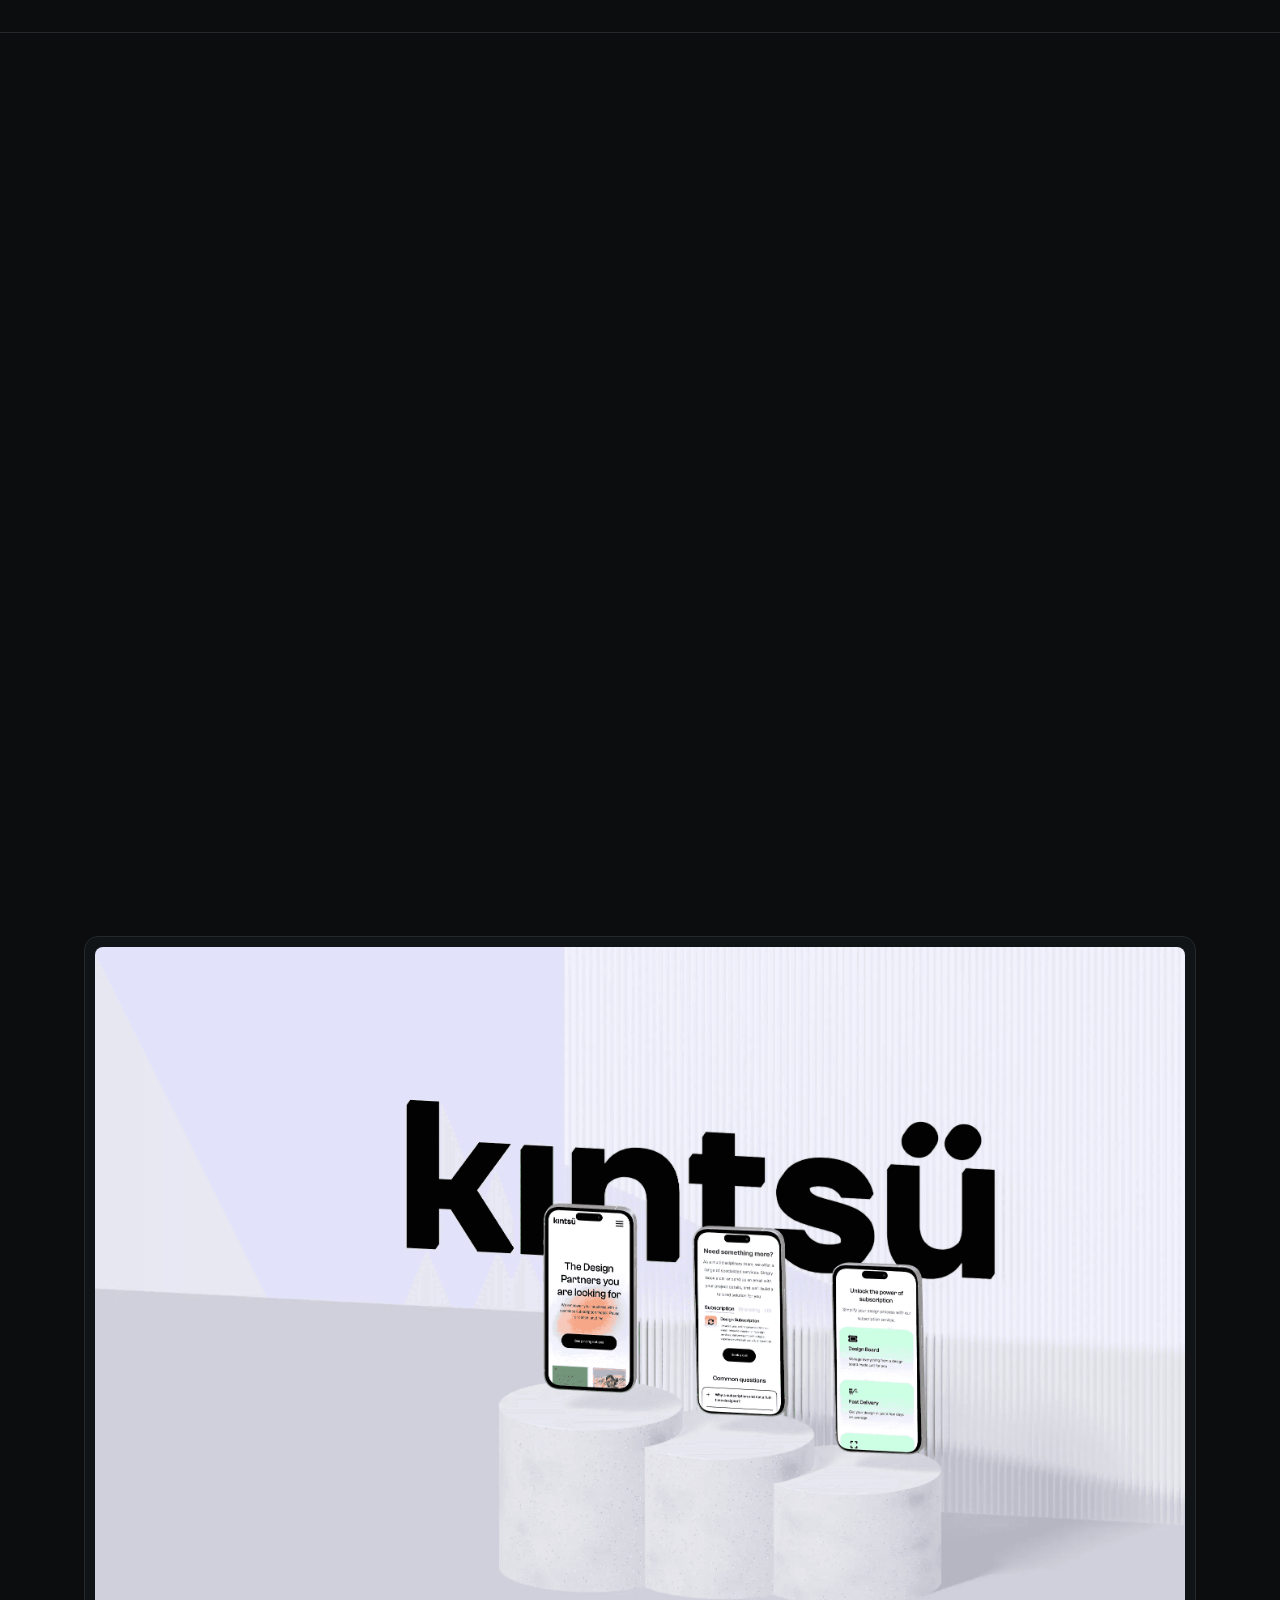
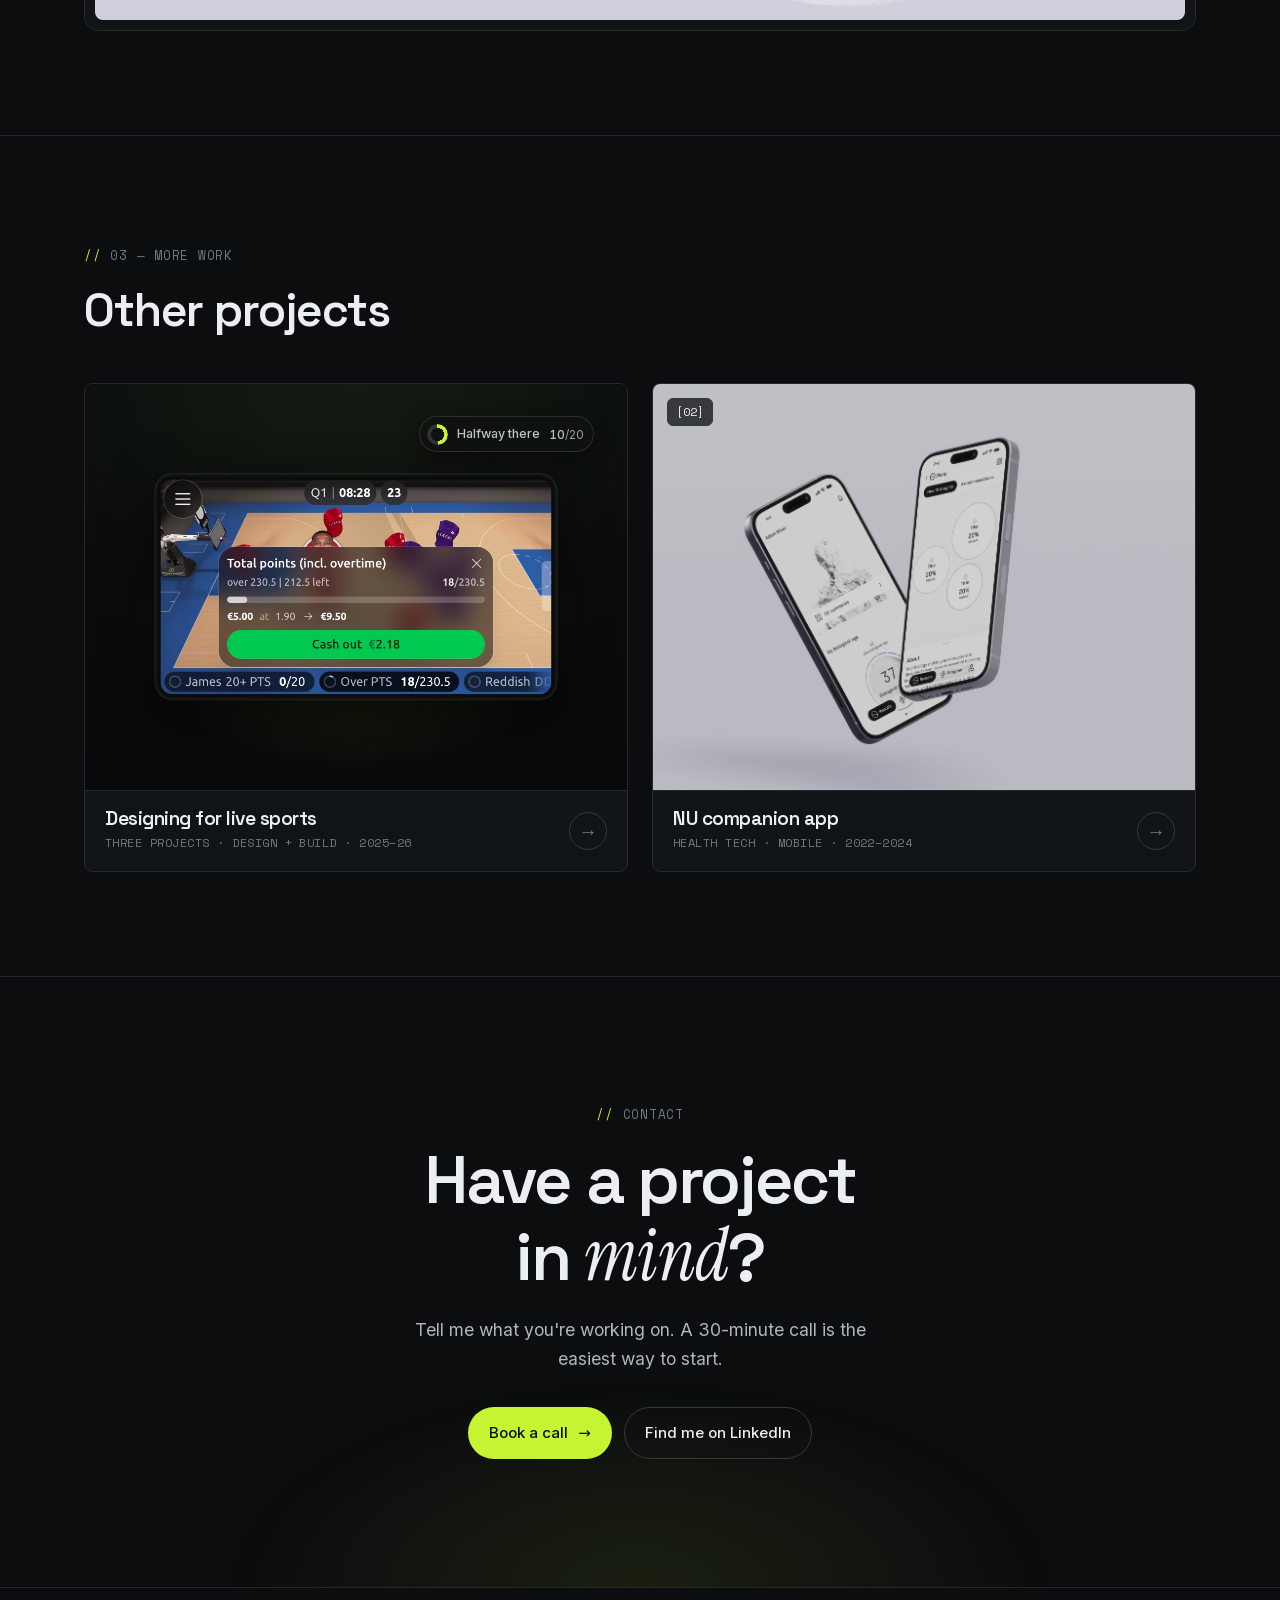
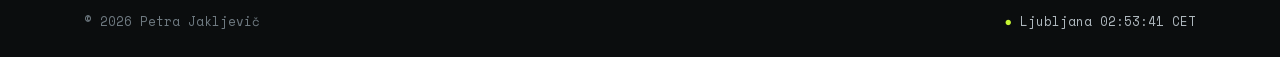
<file: kintsu.html>
<!DOCTYPE html>
<html lang="en">
<head>
<meta charset="UTF-8" />
<meta name="viewport" content="width=device-width, initial-scale=1.0" />
<title>Kintsu Website — Petra Jakljevič</title>
<meta name="description" content="Case study: brand identity and website for Kintsu, a DAAS agency. Simple, modern and in soft pastel colours." />
<link rel="stylesheet" href="fonts.css?v=20261108" />
<link rel="stylesheet" href="styles.css?v=20261108" />
</head>
<body>

  <!-- ============ NAV ============ -->
  <header class="nav" id="top">
    <div class="container nav__inner">
      <a class="nav__brand" href="index.html">Petra Jakljevič</a>
      <nav class="nav__links" id="menu">
        <a href="index.html#work">Work</a>
        <a href="index.html#about">About</a>
        <a href="index.html#how">How I work</a>
        <a href="index.html#experience">Experience</a>
        <a href="index.html#services">Services</a>
        <a href="index.html#recommendations">Recommendations</a>
        <a class="nav__cta" href="https://calendly.com/jakljevicpetra/30min" target="_blank" rel="noopener">Let's talk</a>
      </nav>
      <button class="nav__toggle" id="navToggle" aria-label="Open menu" aria-expanded="false">
        <span></span><span></span>
      </button>
    </div>
  </header>

  <main>
    <!-- ============ CASE HERO ============ -->
    <section class="hero hero--case container">
      <a class="backlink reveal" href="index.html#work"><span aria-hidden="true">←</span> All work</a>
      <span class="eyebrow reveal">Case study — Web design</span>
      <h1 class="hero__title reveal">Kintsu website<span class="accent">.</span></h1>
      <p class="hero__lead reveal">I designed the brand identity and website for Kintsu, a DAAS agency. The client wanted a clean, modern site that feels trustworthy and gives future subscribers everything they need to know. I kept the design simple and used pastel colours to make it feel fresh and friendly.</p>

      <dl class="case-meta reveal">
        <div><dt>Date</dt><dd>May 2024</dd></div>
        <div><dt>Client</dt><dd>Kintsu</dd></div>
        <div><dt>URL</dt><dd><a href="https://www.kintsu.studio" target="_blank" rel="noopener">www.kintsu.studio</a></dd></div>
      </dl>
    </section>

    <figure class="case-hero-media container reveal">
      <img src="images/kintsu-cover.webp" alt="Kintsu website overview" />
    </figure>

    <!-- ============ INSPIRATION ============ -->
    <section class="section">
      <div class="container">
        <div class="section__head reveal">
          <span class="eyebrow">01 — Inspiration</span>
          <h2 class="section__title">Where it started</h2>
        </div>
        <div class="case-gallery">
          <figure class="reveal"><img src="images/kintsu-inspiration.webp" alt="Kintsu moodboard and inspiration" loading="lazy" /></figure>
        </div>
      </div>
    </section>

    <!-- ============ FINAL DESIGN ============ -->
    <section class="section">
      <div class="container">
        <div class="section__head reveal">
          <span class="eyebrow">02 — Final design</span>
          <h2 class="section__title">Where it landed</h2>
        </div>
        <div class="case-gallery">
          <figure class="reveal"><img src="images/kintsu-final-1.webp" alt="Kintsu final website design" loading="lazy" /></figure>
          <figure class="reveal"><img src="images/kintsu-final-2.webp" alt="Kintsu final website design" loading="lazy" /></figure>
        </div>
      </div>
    </section>

    <!-- ============ OTHER PROJECTS ============ -->
    <section class="section">
      <div class="container">
        <div class="section__head reveal">
          <span class="eyebrow">03 — More work</span>
          <h2 class="section__title">Other projects</h2>
        </div>

        <div class="work">
          <a class="card reveal" href="live-sports.html">
            <div class="card__media">
              <div class="cover cover--bet" aria-hidden="true">
                <div class="cv-glow"></div>
                <div class="cv-stage"><div class="cv-phone cv-phone--land"><img src="images/bt-latest.jpg" alt="" loading="lazy" /></div></div>
                <div class="cv-chip cv-chip--a"><span class="cv-ring" style="--p:50"></span><span class="cv-chip__t"><b>Halfway there</b></span><span class="cv-score"><b>10</b>/20</span></div>
              </div>
            </div>
            <div class="card__row">
              <div><h3 class="card__title">Designing for live sports</h3><p class="card__tag">Three projects · Design + build · 2025–26</p></div>
              <span class="card__arrow" aria-hidden="true">→</span>
            </div>
          </a>
          <a class="card reveal" href="companion.html">
            <div class="card__media">
              <img src="images/companion-cover.webp" alt="NU companion app screens" loading="lazy" />
            </div>
            <div class="card__row">
              <div><h3 class="card__title">NU companion app</h3><p class="card__tag">Health tech · Mobile · 2022–2024</p></div>
              <span class="card__arrow" aria-hidden="true">→</span>
            </div>
          </a>
        </div>
      </div>
    </section>

    <!-- ============ CONTACT ============ -->
    <section class="contact" id="contact">
      <div class="container contact__inner reveal">
        <span class="eyebrow eyebrow--light">Contact</span>
        <h2 class="contact__title">Have a project<br />in <em>mind</em>?</h2>
        <p class="contact__lead">Tell me what you're working on. A 30-minute call is the easiest way to start.</p>
        <div class="contact__actions">
          <a class="btn btn--primary" href="https://calendly.com/jakljevicpetra/30min" target="_blank" rel="noopener">Book a call <span aria-hidden="true">→</span></a>
          <a class="btn btn--light" href="https://www.linkedin.com/in/petra-jakljevic" target="_blank" rel="noopener">Find me on LinkedIn</a>
        </div>
      </div>
    </section>
  </main>

  <footer class="footer">
    <div class="container footer__inner">
      <span>© <span id="year"></span> Petra Jakljevič</span>
      <span class="footer__note">Designed &amp; built in VS Code</span>
    </div>
  </footer>

  <script src="main.js?v=20261108"></script>
</body>
</html>
</file>
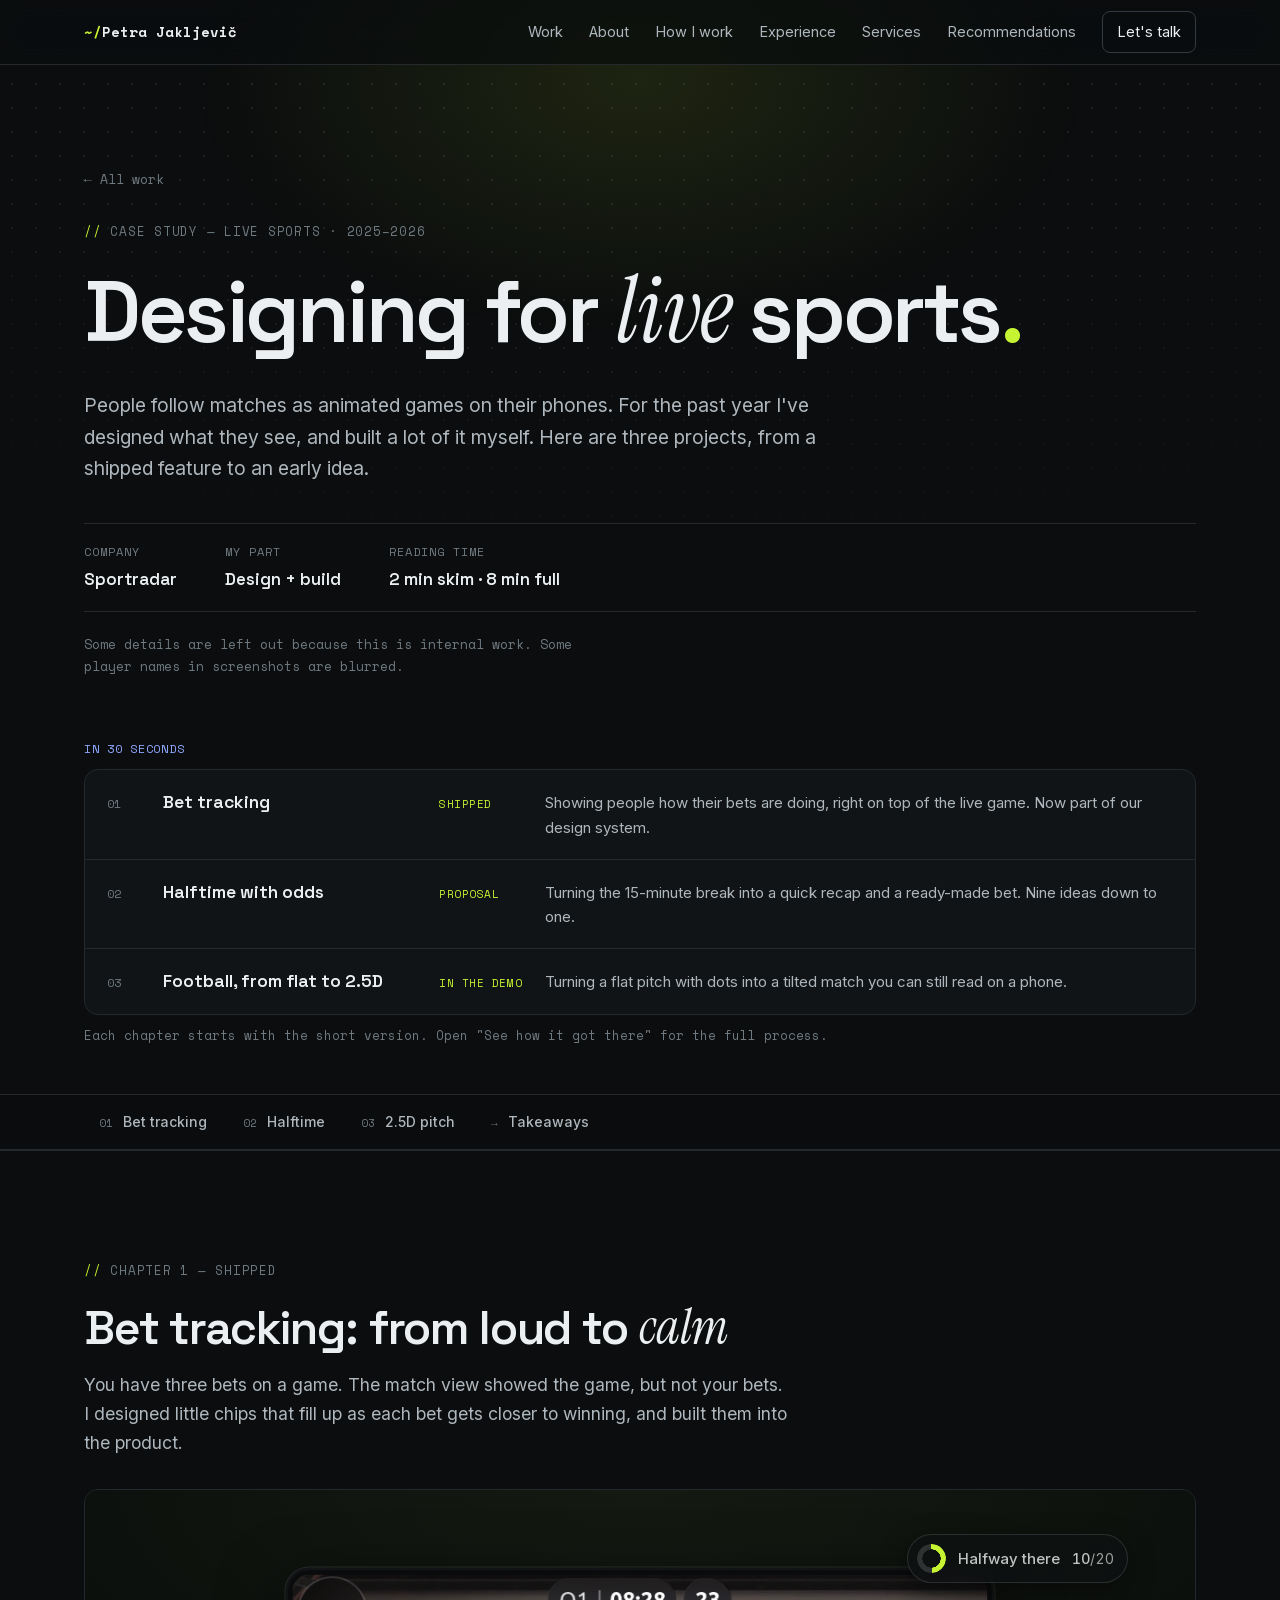
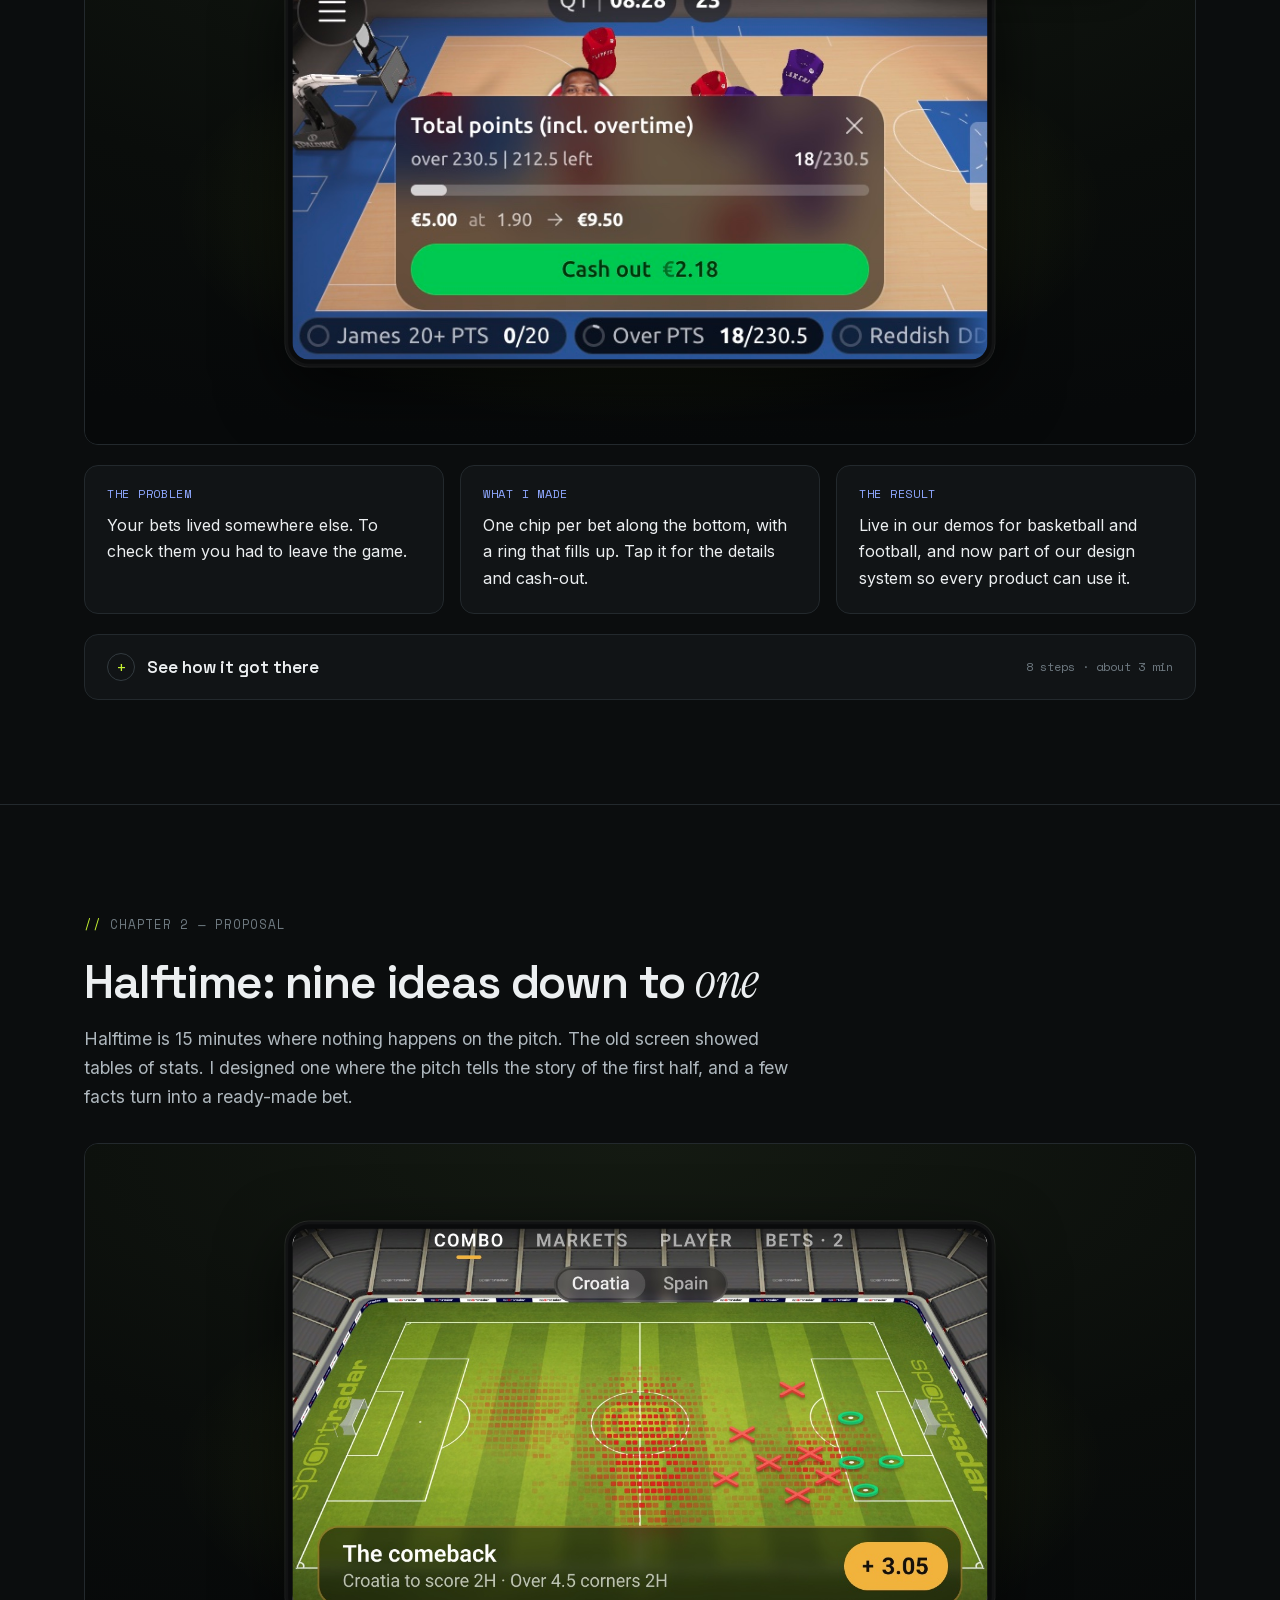
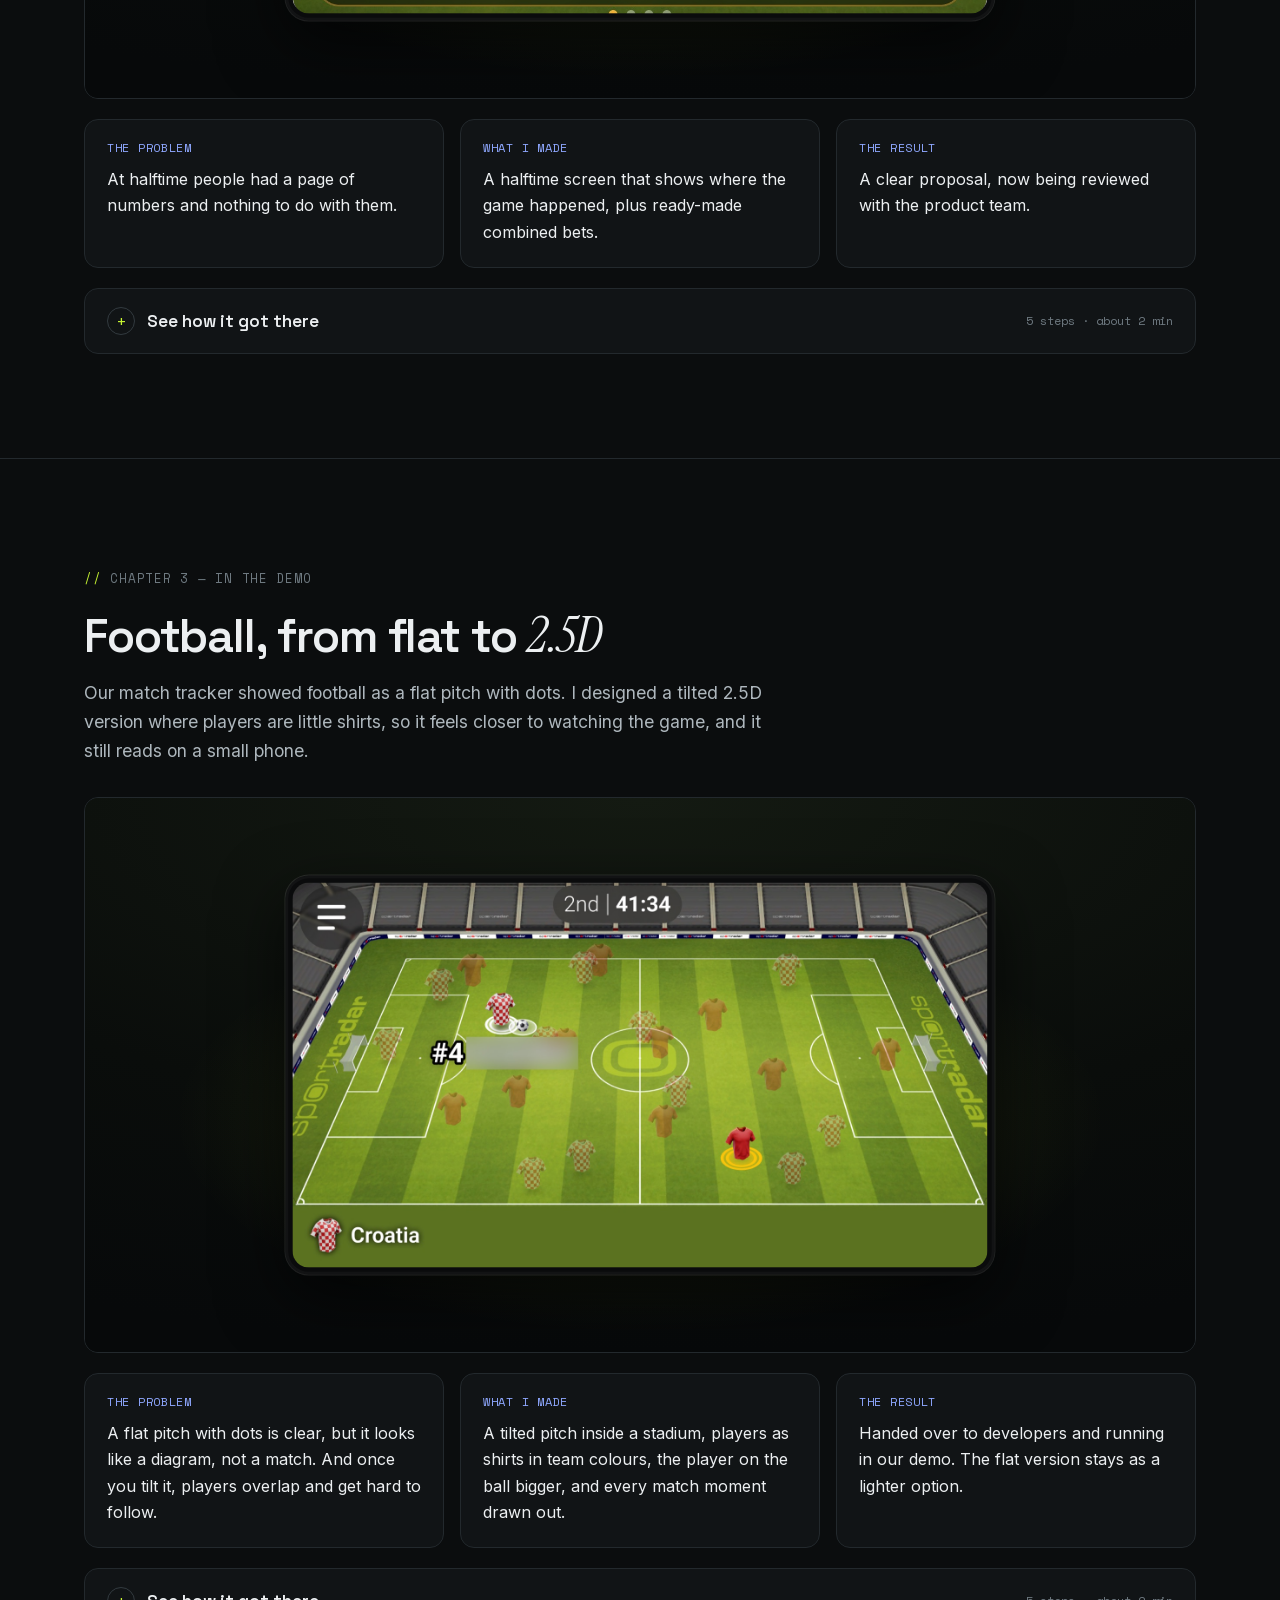
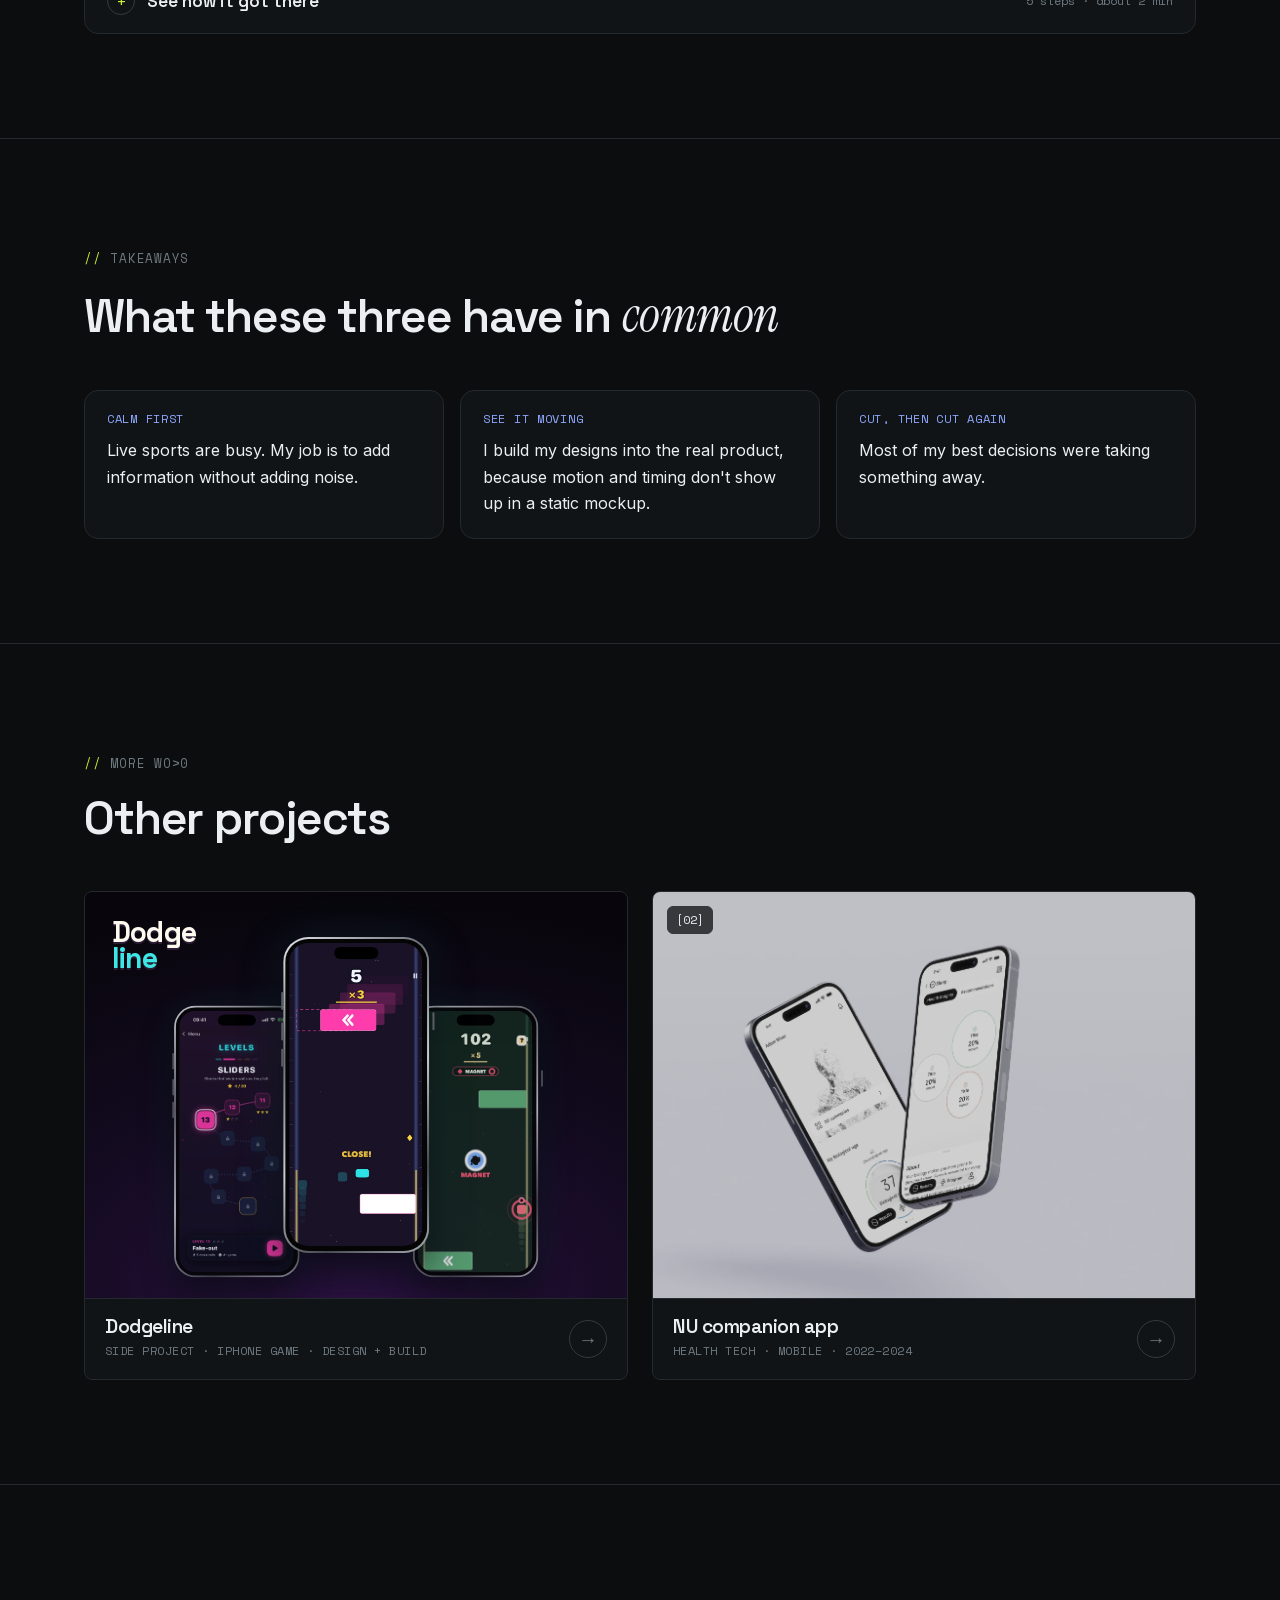
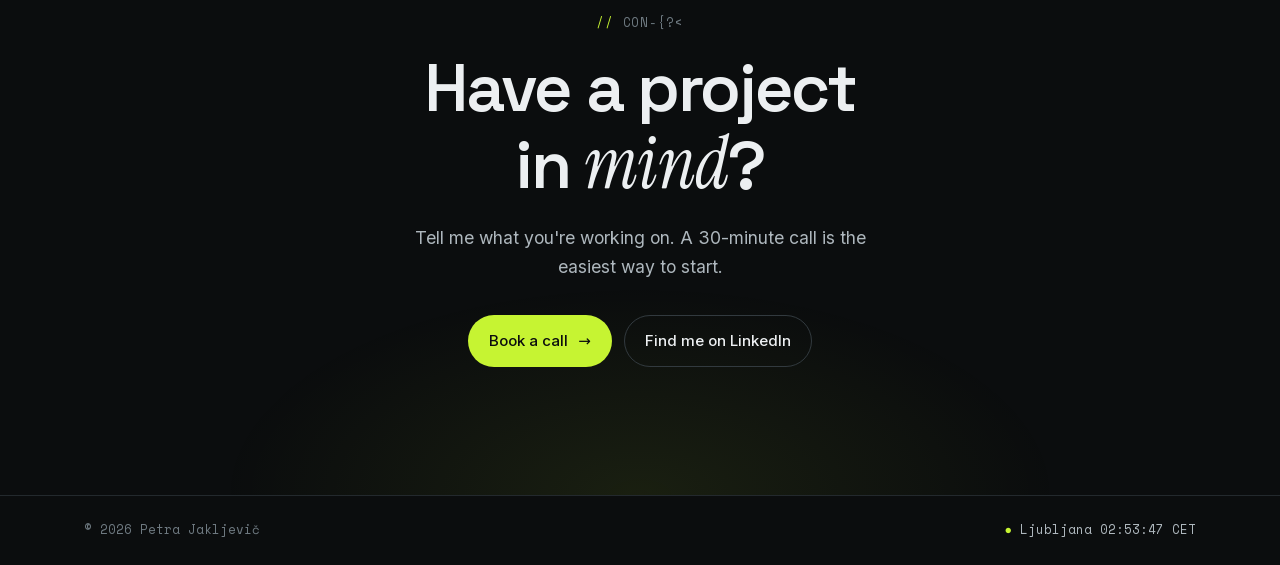
<file: live-sports.html>
<!DOCTYPE html>
<html lang="en">
<head>
<meta charset="UTF-8" />
<meta name="viewport" content="width=device-width, initial-scale=1.0" />
<title>Live sports — Petra Jakljevič</title>
<meta name="description" content="Case study: three projects from a year of designing and building live sports apps: bet tracking, halftime and 2.5D football." />
<link rel="stylesheet" href="fonts.css?v=20261108" />
<link rel="stylesheet" href="styles.css?v=20261108" />
</head>
<body>
  <!-- ============ NAV ============ -->
  <header class="nav" id="top">
    <div class="container nav__inner">
      <a class="nav__brand" href="index.html">Petra Jakljevič</a>
      <nav class="nav__links" id="menu">
        <a href="index.html#work">Work</a>
        <a href="index.html#about">About</a>
        <a href="index.html#how">How I work</a>
        <a href="index.html#experience">Experience</a>
        <a href="index.html#services">Services</a>
        <a href="index.html#recommendations">Recommendations</a>
        <a class="nav__cta" href="https://calendly.com/jakljevicpetra/30min" target="_blank" rel="noopener">Let's talk</a>
      </nav>
      <button class="nav__toggle" id="navToggle" aria-label="Open menu" aria-expanded="false">
        <span></span><span></span>
      </button>
    </div>
  </header>

  <main>
    <section class="hero hero--case container">
      <a class="backlink reveal" href="index.html#work"><span aria-hidden="true">←</span> All work</a>
      <span class="eyebrow reveal">Case study — Live sports · 2025–2026</span>
      <h1 class="hero__title reveal">Designing for <em>live</em> sports<span class="accent">.</span></h1>
      <p class="hero__lead reveal">People follow matches as animated games on their phones. For the past year I've designed what they see, and built a lot of it myself. Here are three projects, from a shipped feature to an early idea.</p>
      <dl class="case-meta reveal">
        <div><dt>Company</dt><dd>Sportradar</dd></div>
        <div><dt>My part</dt><dd>Design + build</dd></div>
        <div><dt>Reading time</dt><dd>2 min skim · 8 min full</dd></div>
      </dl>
      <p class="case-note reveal">Some details are left out because this is internal work. Some player names in screenshots are blurred.</p>
    </section>

    <!-- The 2-minute version: one line per project, each a jump link -->
    <section class="container skim reveal" aria-label="Summary">
      <span class="skim__label">In 30 seconds</span>
      <ol class="skim__list">
        <li><a href="#bet"><span class="skim__n">01</span><span class="skim__t">Bet tracking</span><span class="skim__s">Shipped</span><span class="skim__d">Showing people how their bets are doing, right on top of the live game. Now part of our design system.</span></a></li>
        <li><a href="#halftime"><span class="skim__n">02</span><span class="skim__t">Halftime with odds</span><span class="skim__s">Proposal</span><span class="skim__d">Turning the 15-minute break into a quick recap and a ready-made bet. Nine ideas down to one.</span></a></li>
        <li><a href="#pitch"><span class="skim__n">03</span><span class="skim__t">Football, from flat to 2.5D</span><span class="skim__s">In the demo</span><span class="skim__d">Turning a flat pitch with dots into a tilted match you can still read on a phone.</span></a></li>
      </ol>
      <p class="skim__hint">Each chapter starts with the short version. Open "See how it got there" for the full process.</p>
    </section>

    <!-- chapter nav: sticks while you read, highlights where you are -->
    <nav class="chapnav" aria-label="Chapters">
      <div class="container chapnav__inner">
        <a href="#bet" data-chap="bet"><span>01</span> Bet tracking</a>
        <a href="#halftime" data-chap="halftime"><span>02</span> Halftime</a>
        <a href="#pitch" data-chap="pitch"><span>03</span> 2.5D pitch</a>
        <a href="#takeaways" data-chap="takeaways"><span>→</span> Takeaways</a>
      </div>
    </nav>

    <section class="chapter section" id="bet">
      <div class="container">
        <header class="chapter__head reveal">
          <span class="eyebrow">Chapter 1 — Shipped</span>
          <h2 class="section__title">Bet tracking: from loud to <em>calm</em></h2>
          <p class="chapter__line">You have three bets on a game. The match view showed the game, but not your bets. I designed little chips that fill up as each bet gets closer to winning, and built them into the product.</p>
        </header>
        <figure class="case-hero-media case-hero-media--cover chapter__cover reveal">
          <div class="cover cover--bet" aria-hidden="true">
            <div class="cv-glow"></div>
            <div class="cv-stage"><div class="cv-phone cv-phone--land"><img src="images/bt-latest.jpg" alt="" loading="lazy" /></div></div>
            <div class="cv-chip cv-chip--a"><span class="cv-ring" style="--p:50"></span><span class="cv-chip__t"><b>Halfway there</b></span><span class="cv-score"><b>10</b>/20</span></div>
          </div>
        </figure>
        <div class="reveal">
          <div class="facts">
            <div class="fact"><span>The problem</span><p>Your bets lived somewhere else. To check them you had to leave the game.</p></div>
            <div class="fact"><span>What I made</span><p>One chip per bet along the bottom, with a ring that fills up. Tap it for the details and cash-out.</p></div>
            <div class="fact"><span>The result</span><p>Live in our demos for basketball and football, and now part of our design system so every product can use it.</p></div>
          </div>
        </div>
        <details class="fold reveal">
          <summary><span class="fold__label">See how it got there</span><span class="fold__meta">8 steps · about 3 min</span></summary>
          <div class="fold__body">
            <ol class="process">
              <li class="process__step">
                <div class="process__text"><span class="process__num">01</span><h3>The first version worked, but shouted</h3><p>Every bet was a solid red or green bar. Three losing bets made a red wall that told you nothing.</p></div>
                <figure class="process__shot"><img src="images/btp-1-first.jpg" alt="First version with solid coloured bars" loading="lazy" /></figure>
              </li>
              <li class="process__step">
                <div class="process__text"><span class="process__num">02</span><h3>Then I tried a ticker</h3><p>Once I saw it live, everything was orange and fighting for attention. New rule: if nothing is changing, stay quiet.</p></div>
                <figure class="process__shot"><img src="images/btp-2-ticker.jpg" alt="Ticker version with orange lines" loading="lazy" /></figure>
              </li>
              <li class="process__step">
                <div class="process__text"><span class="process__num">03</span><h3>Summer: chips with little rings</h3><p>Calm by default, clear when something happens. Tap a chip for the stake, the odds and what you'd win.</p></div>
                <figure class="process__shot"><img src="images/btp-3-chips.jpg" alt="Chips with rings and an open bet card" loading="lazy" /></figure>
              </li>
              <li class="process__step">
                <div class="process__text"><span class="process__num">04</span><h3>Cashing out, without the drama</h3><p>The big warning box grew the card at the exact moment you had to decide. Two simple buttons replaced it.</p></div>
                <div class="process__pair">
                  <figure><img src="images/btp-4-confirm-before.jpg" alt="Old cash-out step" loading="lazy" /><figcaption class="is-before">Before</figcaption></figure>
                  <figure><img src="images/btp-5-confirm-after.jpg" alt="New cash-out step" loading="lazy" /><figcaption class="is-after">After</figcaption></figure>
                </div>
              </li>
              <li class="process__step">
                <div class="process__text"><span class="process__num">05</span><h3>Autumn: one colour rule for every bet</h3><p>I redesigned the cards. Green means ahead or won, grey means still open, red only when a bet is lost. A red bar "35% full" didn't mean anything, so it went.</p></div>
                <figure class="process__shot"><img src="images/btp-7-colour-rule.jpg" alt="Before and after: a red half-filled bar becomes a calm bar growing from the centre" loading="lazy" /></figure>
              </li>
              <li class="process__step">
                <div class="process__text"><span class="process__num">06</span><h3>21 kinds of bets, 5 card styles</h3><p>Instead of a new card for every bet type, every bet fits one of five styles: a filling bar, a few small bars, a bar from the centre, a race, or no bar at all.</p></div>
                <figure class="process__shot"><img src="images/btp-8-card-styles.jpg" alt="The five card styles side by side" loading="lazy" /></figure>
              </li>
              <li class="process__step">
                <div class="process__text"><span class="process__num">07</span><h3>Make the score stand out</h3><p>The live number is what you look for, so it's bold and the target steps back. The same chips, notices and cards now live in our design system, ready for every product.</p></div>
                <figure class="process__shot"><img src="images/btp-9-score.jpg" alt="Latest chips, notices and bet card with a bold live score" loading="lazy" /></figure>
              </li>
              <li class="process__step">
                <div class="process__text"><span class="process__num">08</span><h3>Today, in the live demo</h3><p>The same card and chips running over a live basketball game: your bet, how far it has to go, and cash-out, without leaving the match.</p></div>
                <figure class="process__shot"><img src="images/bt-latest.jpg" alt="Latest build: bet card and chips over a live basketball court" loading="lazy" /></figure>
              </li>
            </ol>
            <p class="fold__learn"><span>What I learned</span>Building it in the real product meant I could watch it move over a live game. Almost every decision came from seeing the previous version not quite work.</p>
          </div>
        </details>
      </div>
    </section>

    <section class="chapter section" id="halftime">
      <div class="container">
        <header class="chapter__head reveal">
          <span class="eyebrow">Chapter 2 — Proposal</span>
          <h2 class="section__title">Halftime: nine ideas down to <em>one</em></h2>
          <p class="chapter__line">Halftime is 15 minutes where nothing happens on the pitch. The old screen showed tables of stats. I designed one where the pitch tells the story of the first half, and a few facts turn into a ready-made bet.</p>
        </header>
        <figure class="case-hero-media case-hero-media--cover chapter__cover reveal">
          <div class="cover cover--bet cover--pitch" aria-hidden="true">
            <div class="cv-glow"></div>
            <div class="cv-stage"><div class="cv-phone cv-phone--land"><img src="images/ht-cover.jpg" alt="" loading="lazy" /></div></div>
          </div>
        </figure>
        <div class="reveal">
          <div class="facts">
            <div class="fact"><span>The problem</span><p>At halftime people had a page of numbers and nothing to do with them.</p></div>
            <div class="fact"><span>What I made</span><p>A halftime screen that shows where the game happened, plus ready-made combined bets.</p></div>
            <div class="fact"><span>The result</span><p>A clear proposal, now being reviewed with the product team.</p></div>
          </div>
        </div>
        <details class="fold reveal">
          <summary><span class="fold__label">See how it got there</span><span class="fold__meta">5 steps · about 2 min</span></summary>
          <div class="fold__body">
            <ol class="process">
              <li class="process__step">
                <div class="process__text"><span class="process__num">01</span><h3>Where it started</h3><p>The old halftime screen: a heat map, a shot map and a player comparison, each on its own tab. Good numbers, but nothing to do with them.</p></div>
                <figure class="process__shot"><img src="images/ht-1-old.jpg" alt="Old halftime screen showing a heat map tab" loading="lazy" /></figure>
              </li>
              <li class="process__step">
                <div class="process__text"><span class="process__num">02</span><h3>Find out what people want</h3><p>Bookmakers push combined bets, and people trust a strong first half too much. So every fact also shows the other side.</p></div>
              </li>
              <li class="process__step">
                <div class="process__text"><span class="process__num">03</span><h3>Go wide, then pick one</h3><p>Nine very different ideas first. Side by side, the strongest was clear: let the pitch tell the story. This was the first full version of it, at three phone sizes.</p></div>
                <figure class="process__shot"><img src="images/ht-2-builder.jpg" alt="First full version of the halftime builder at three phone sizes" loading="lazy" /></figure>
              </li>
              <li class="process__step">
                <div class="process__text"><span class="process__num">04</span><h3>Remove what the app already does</h3><p>A recording of the real app showed half my screen repeated things one tap away. Out they went: halftime became a moment inside the app, not a screen of its own.</p></div>
                <figure class="process__shot"><img src="images/ht-3-inside.jpg" alt="Halftime as four moments inside the match app" loading="lazy" /></figure>
              </li>
              <li class="process__step">
                <div class="process__text"><span class="process__num">05</span><h3>Let the pitch do the talking</h3><p>Where each team played and where the shots came from, with ready-made combined bets underneath. The odds sit one tab away.</p></div>
                <div class="process__pair">
                  <figure><img src="images/ht-4-combo.jpg" alt="Final design: heat map and shots with a combined bet" loading="lazy" /></figure>
                  <figure><img src="images/ht-4-markets.jpg" alt="Final design: markets tab with a bet added" loading="lazy" /></figure>
                </div>
              </li>
            </ol>
            <p class="fold__learn"><span>What I learned</span>The best changes were removals. Each round of feedback made the screen smaller and clearer.</p>
          </div>
        </details>
      </div>
    </section>

    <section class="chapter section" id="pitch">
      <div class="container">
        <header class="chapter__head reveal">
          <span class="eyebrow">Chapter 3 — In the demo</span>
          <h2 class="section__title">Football, from flat to <em>2.5D</em></h2>
          <p class="chapter__line">Our match tracker showed football as a flat pitch with dots. I designed a tilted 2.5D version where players are little shirts, so it feels closer to watching the game, and it still reads on a small phone.</p>
        </header>
        <figure class="case-hero-media case-hero-media--cover chapter__cover reveal">
          <div class="cover cover--bet cover--pitch" aria-hidden="true">
            <div class="cv-glow"></div>
            <div class="cv-stage"><div class="cv-phone cv-phone--land"><img src="images/s25-latest.jpg" alt="" loading="lazy" /></div></div>
          </div>
        </figure>
        <div class="reveal">
          <div class="facts">
            <div class="fact"><span>The problem</span><p>A flat pitch with dots is clear, but it looks like a diagram, not a match. And once you tilt it, players overlap and get hard to follow.</p></div>
            <div class="fact"><span>What I made</span><p>A tilted pitch inside a stadium, players as shirts in team colours, the player on the ball bigger, and every match moment drawn out.</p></div>
            <div class="fact"><span>The result</span><p>Handed over to developers and running in our demo. The flat version stays as a lighter option.</p></div>
          </div>
        </div>
        <details class="fold reveal">
          <summary><span class="fold__label">See how it got there</span><span class="fold__meta">5 steps · about 2 min</span></summary>
          <div class="fold__body">
            <ol class="process">
              <li class="process__step">
                <div class="process__text"><span class="process__num">01</span><h3>Start from the flat pitch</h3><p>Top-down, with a dot for each player. Easy to read, but it doesn't feel like football.</p></div>
                <figure class="process__shot"><img src="images/s25-1-flat.jpg" alt="Flat top-down pitch with dots for players" loading="lazy" /></figure>
              </li>
              <li class="process__step">
                <div class="process__text"><span class="process__num">02</span><h3>Tilt it</h3><p>The same pitch in perspective, with a stadium around it. Every flow came along: possession, free kicks, goals and the timeout screen.</p></div>
                <figure class="process__shot"><img src="images/s25-2-tilted.jpg" alt="Tilted pitch with a stadium and round players" loading="lazy" /></figure>
              </li>
              <li class="process__step">
                <div class="process__text"><span class="process__num">03</span><h3>Make the ball easy to find</h3><p>Tilted, players overlap and it's hard to see who has the ball. So the player on the ball gets bigger.</p></div>
                <div class="process__pair">
                  <figure><img src="images/s25-3-before.jpg" alt="Tilted pitch, every player the same size" loading="lazy" /><figcaption class="is-before">Before</figcaption></figure>
                  <figure><img src="images/s25-3-after.jpg" alt="Tilted pitch, the player on the ball is bigger" loading="lazy" /><figcaption class="is-after">After</figcaption></figure>
                </div>
              </li>
              <li class="process__step">
                <div class="process__text"><span class="process__num">04</span><h3>Shirts instead of dots, at every size</h3><p>Shirts in team colours make the teams easy to tell apart. I checked them at three widths, from a small widget to a big one.</p></div>
                <figure class="process__shot"><img src="images/s25-4-sizes.jpg" alt="The shirt version at 280, 390 and 600 pixels wide" loading="lazy" /></figure>
              </li>
              <li class="process__step">
                <div class="process__text"><span class="process__num">05</span><h3>Draw every moment</h3><p>Goals, corners, free kicks, cards, substitutions, VAR, injuries. Each one drawn frame by frame, so developers know exactly what happens on the pitch.</p></div>
                <figure class="process__shot"><img src="images/s25-latest.jpg" alt="Final 2.5D design with shirts on a tilted pitch" loading="lazy" /></figure>
              </li>
            </ol>
            <p class="fold__learn"><span>What I learned</span>Tilting the pitch was the easy part. The real work was keeping it readable: who has the ball, which team is which, on a screen the size of your palm.</p>
          </div>
        </details>
      </div>
    </section>

    <section class="section" id="takeaways">
      <div class="container">
        <div class="section__head reveal">
          <span class="eyebrow">Takeaways</span>
          <h2 class="section__title">What these three have in <em>common</em></h2>
        </div>
        <div class="facts reveal">
          <div class="fact"><span>Calm first</span><p>Live sports are busy. My job is to add information without adding noise.</p></div>
          <div class="fact"><span>See it moving</span><p>I build my designs into the real product, because motion and timing don't show up in a static mockup.</p></div>
          <div class="fact"><span>Cut, then cut again</span><p>Most of my best decisions were taking something away.</p></div>
        </div>
      </div>
    </section>

    <section class="section">
      <div class="container">
        <div class="section__head reveal">
          <span class="eyebrow">More work</span>
          <h2 class="section__title">Other projects</h2>
        </div>
        <div class="work">
          <a class="card reveal" href="dodgeline.html">
            <div class="card__media">
              <div class="cover cover--dl" aria-hidden="true">
                <div class="cv-fan">
                  <div class="cv-phone cv-phone--port cv-phone--iphone cv-fan__l"><img src="images/dl-cover-levels.jpg" alt="" loading="lazy" /></div>
                  <div class="cv-phone cv-phone--port cv-phone--iphone cv-fan__r"><img src="images/dl-cover-mystery.jpg" alt="" loading="lazy" /></div>
                  <div class="cv-phone cv-phone--port cv-phone--iphone cv-fan__c"><img src="images/dl-cover-play.jpg" alt="" loading="lazy" /></div>
                </div>
                <div class="cv-mark">Dodge<span>line</span></div>
              </div>
            </div>
            <div class="card__row">
              <div><h3 class="card__title">Dodgeline</h3><p class="card__tag">Side project · iPhone game · Design + build</p></div>
              <span class="card__arrow" aria-hidden="true">→</span>
            </div>
          </a>
          <a class="card reveal" href="companion.html">
            <div class="card__media">
              <img src="images/companion-cover.webp" alt="NU companion app screens" loading="lazy" />
            </div>
            <div class="card__row">
              <div><h3 class="card__title">NU companion app</h3><p class="card__tag">Health tech · Mobile · 2022–2024</p></div>
              <span class="card__arrow" aria-hidden="true">→</span>
            </div>
          </a>
        </div>
      </div>
    </section>

    <!-- ============ CONTACT ============ -->
    <section class="contact" id="contact">
      <div class="container contact__inner reveal">
        <span class="eyebrow eyebrow--light">Contact</span>
        <h2 class="contact__title">Have a project<br />in <em>mind</em>?</h2>
        <p class="contact__lead">Tell me what you're working on. A 30-minute call is the easiest way to start.</p>
        <div class="contact__actions">
          <a class="btn btn--primary" href="https://calendly.com/jakljevicpetra/30min" target="_blank" rel="noopener">Book a call <span aria-hidden="true">→</span></a>
          <a class="btn btn--light" href="https://www.linkedin.com/in/petra-jakljevic" target="_blank" rel="noopener">Find me on LinkedIn</a>
        </div>
      </div>
    </section>
  </main>

  <footer class="footer">
    <div class="container footer__inner">
      <span>© <span id="year"></span> Petra Jakljevič</span>
      <span class="footer__note">Designed &amp; built in VS Code</span>
    </div>
  </footer>

  <script src="main.js?v=20261108"></script>
</body>
</html>
</file>
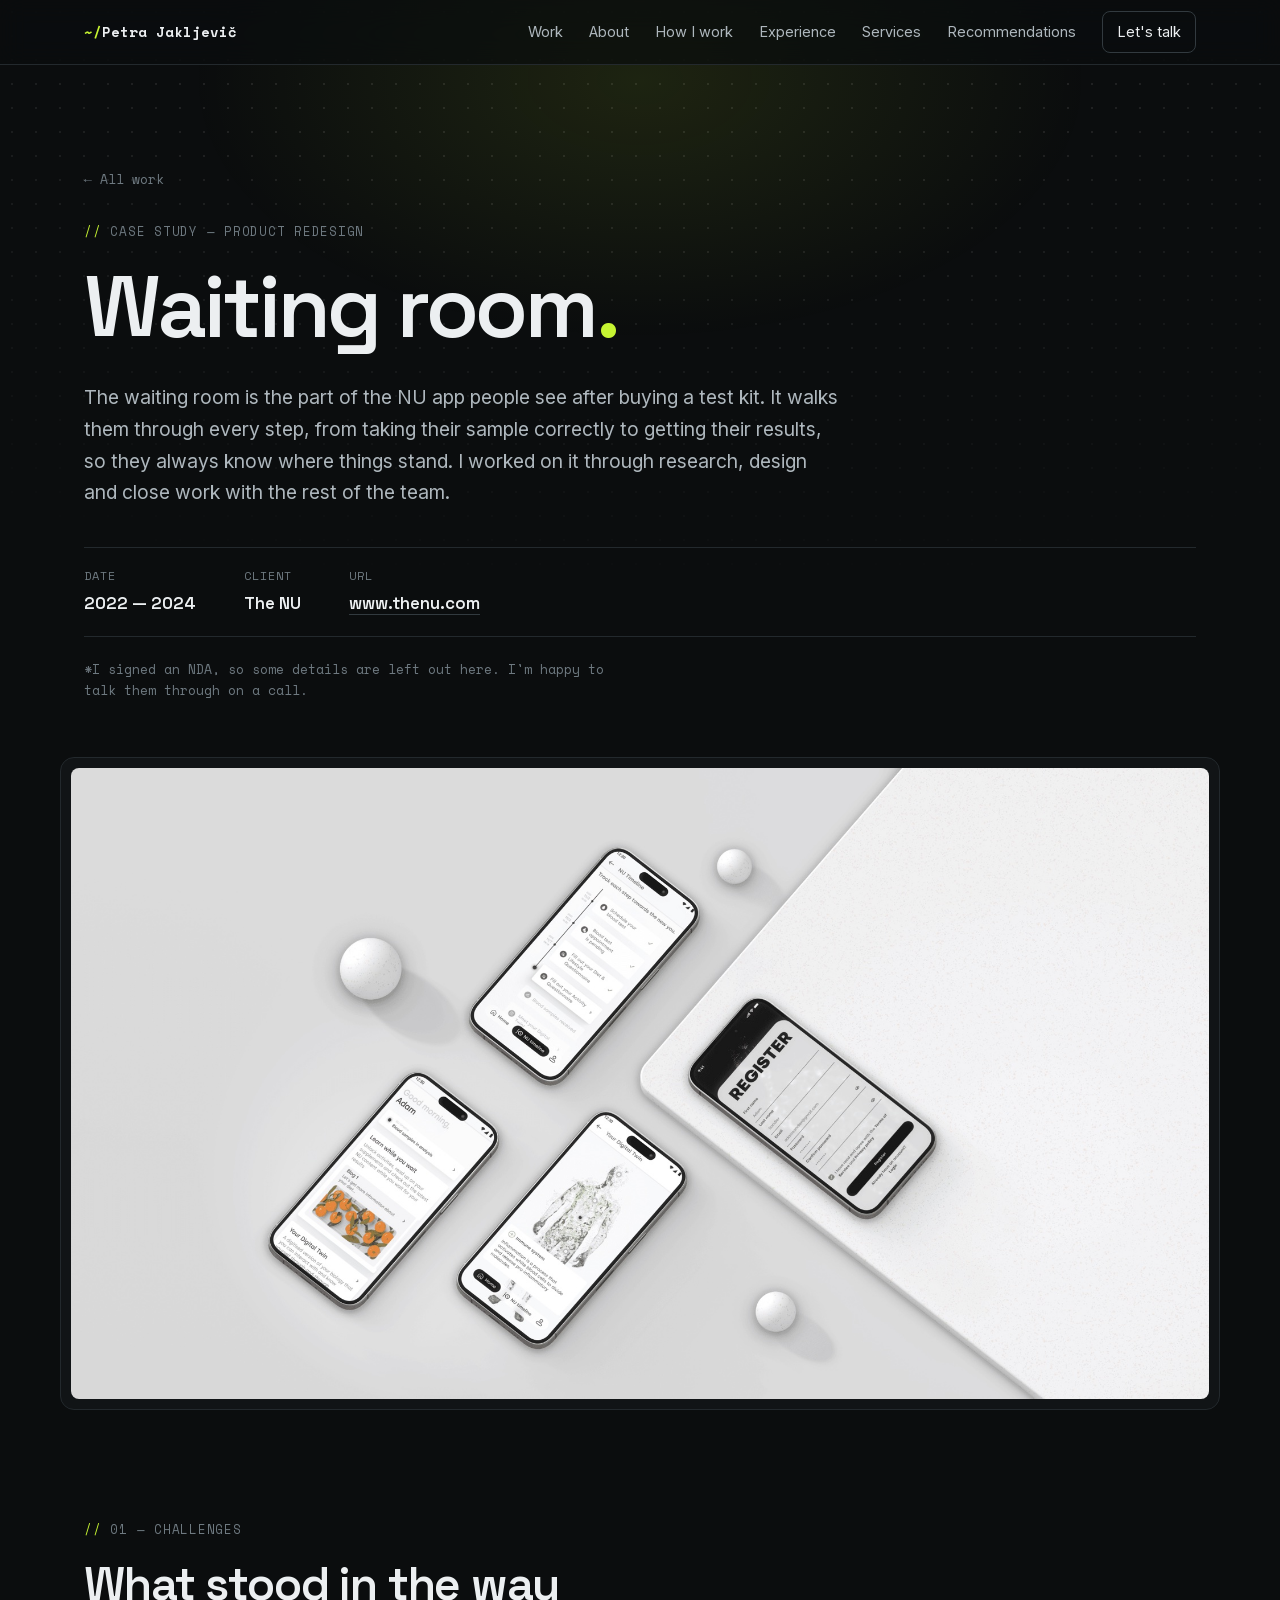
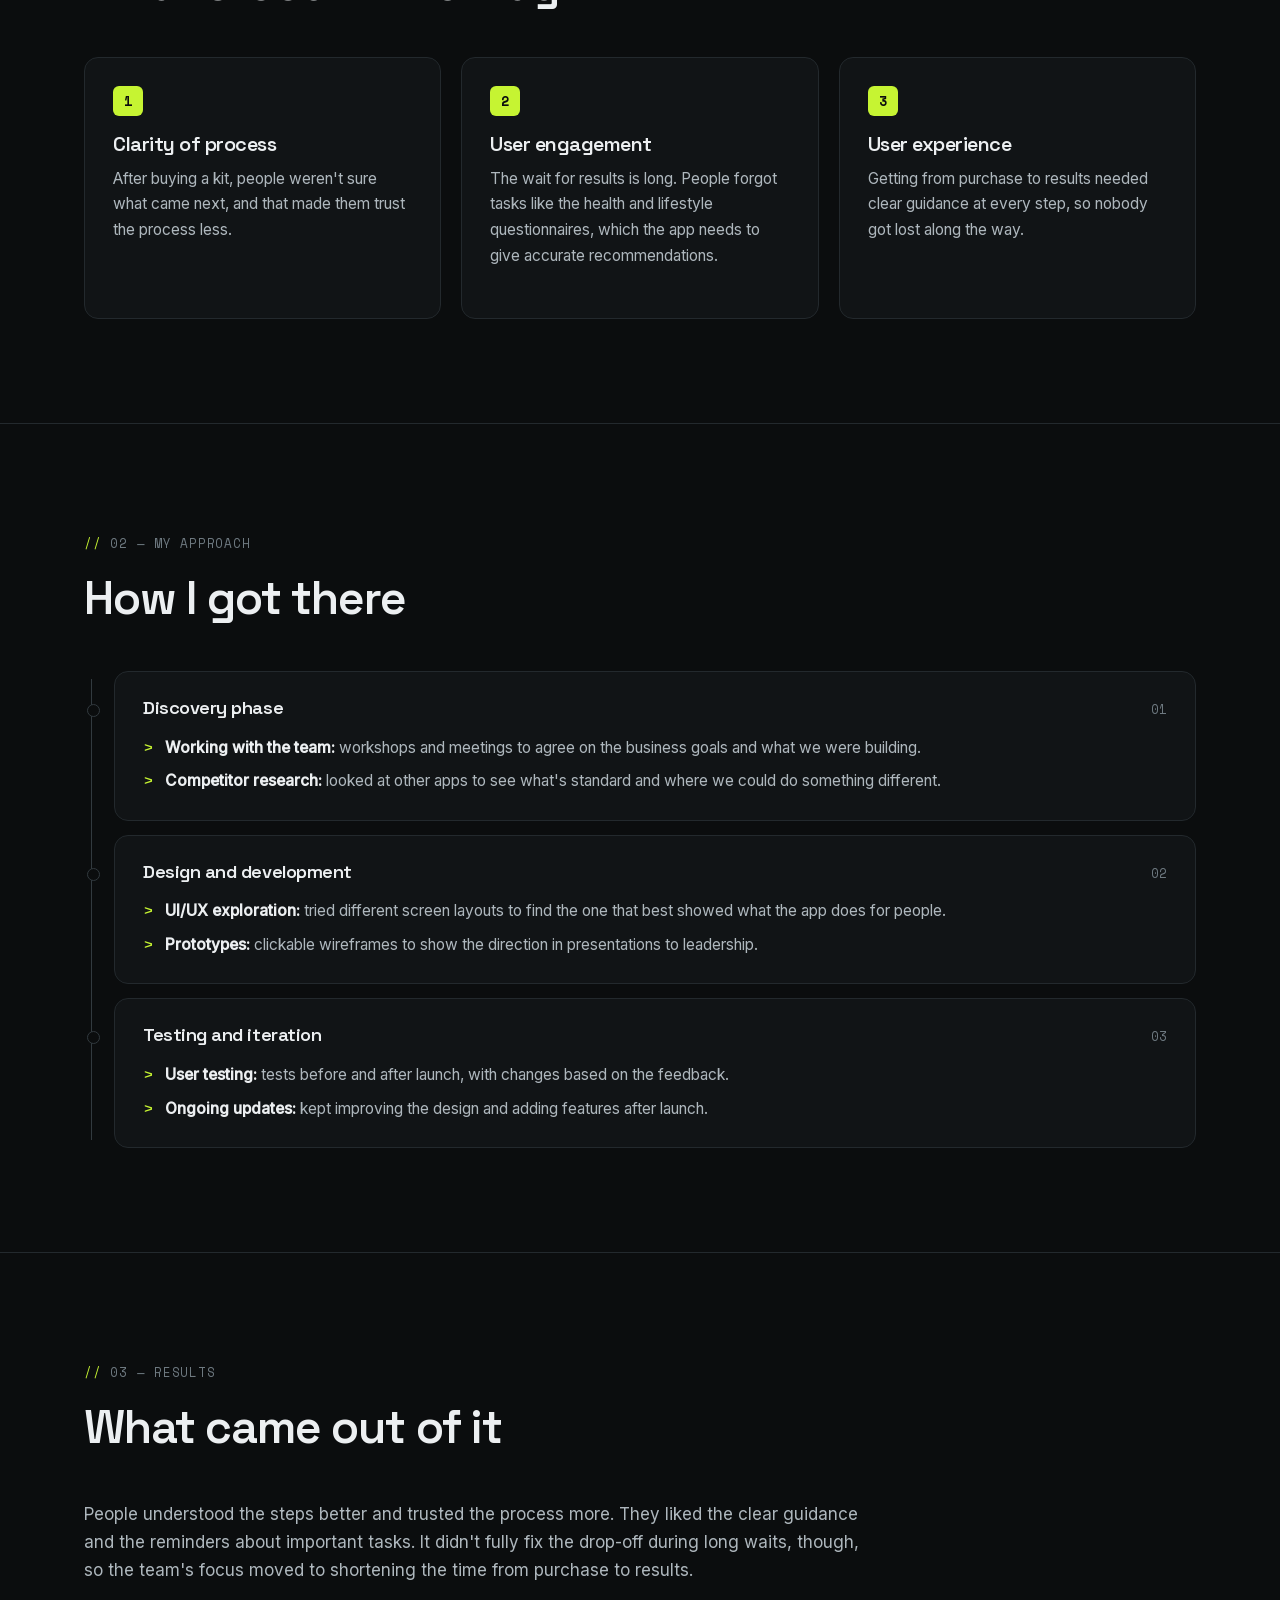
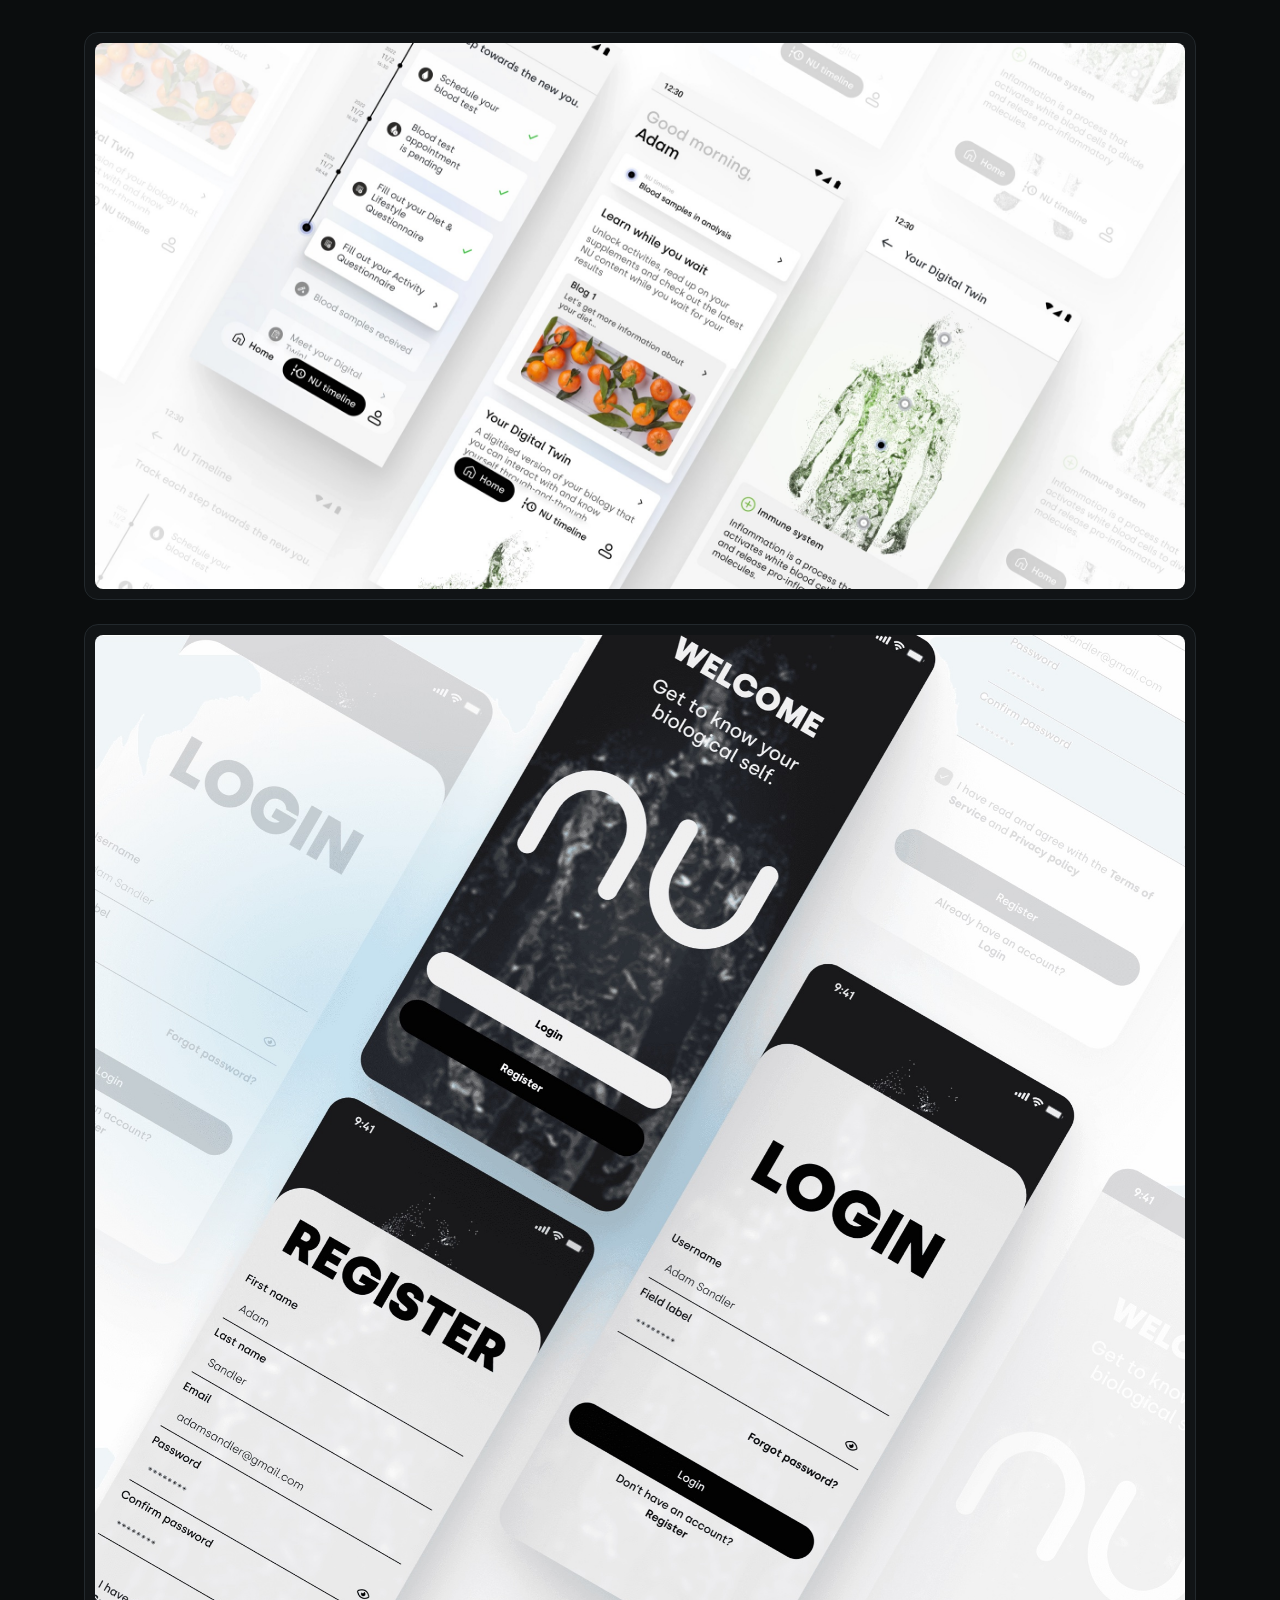
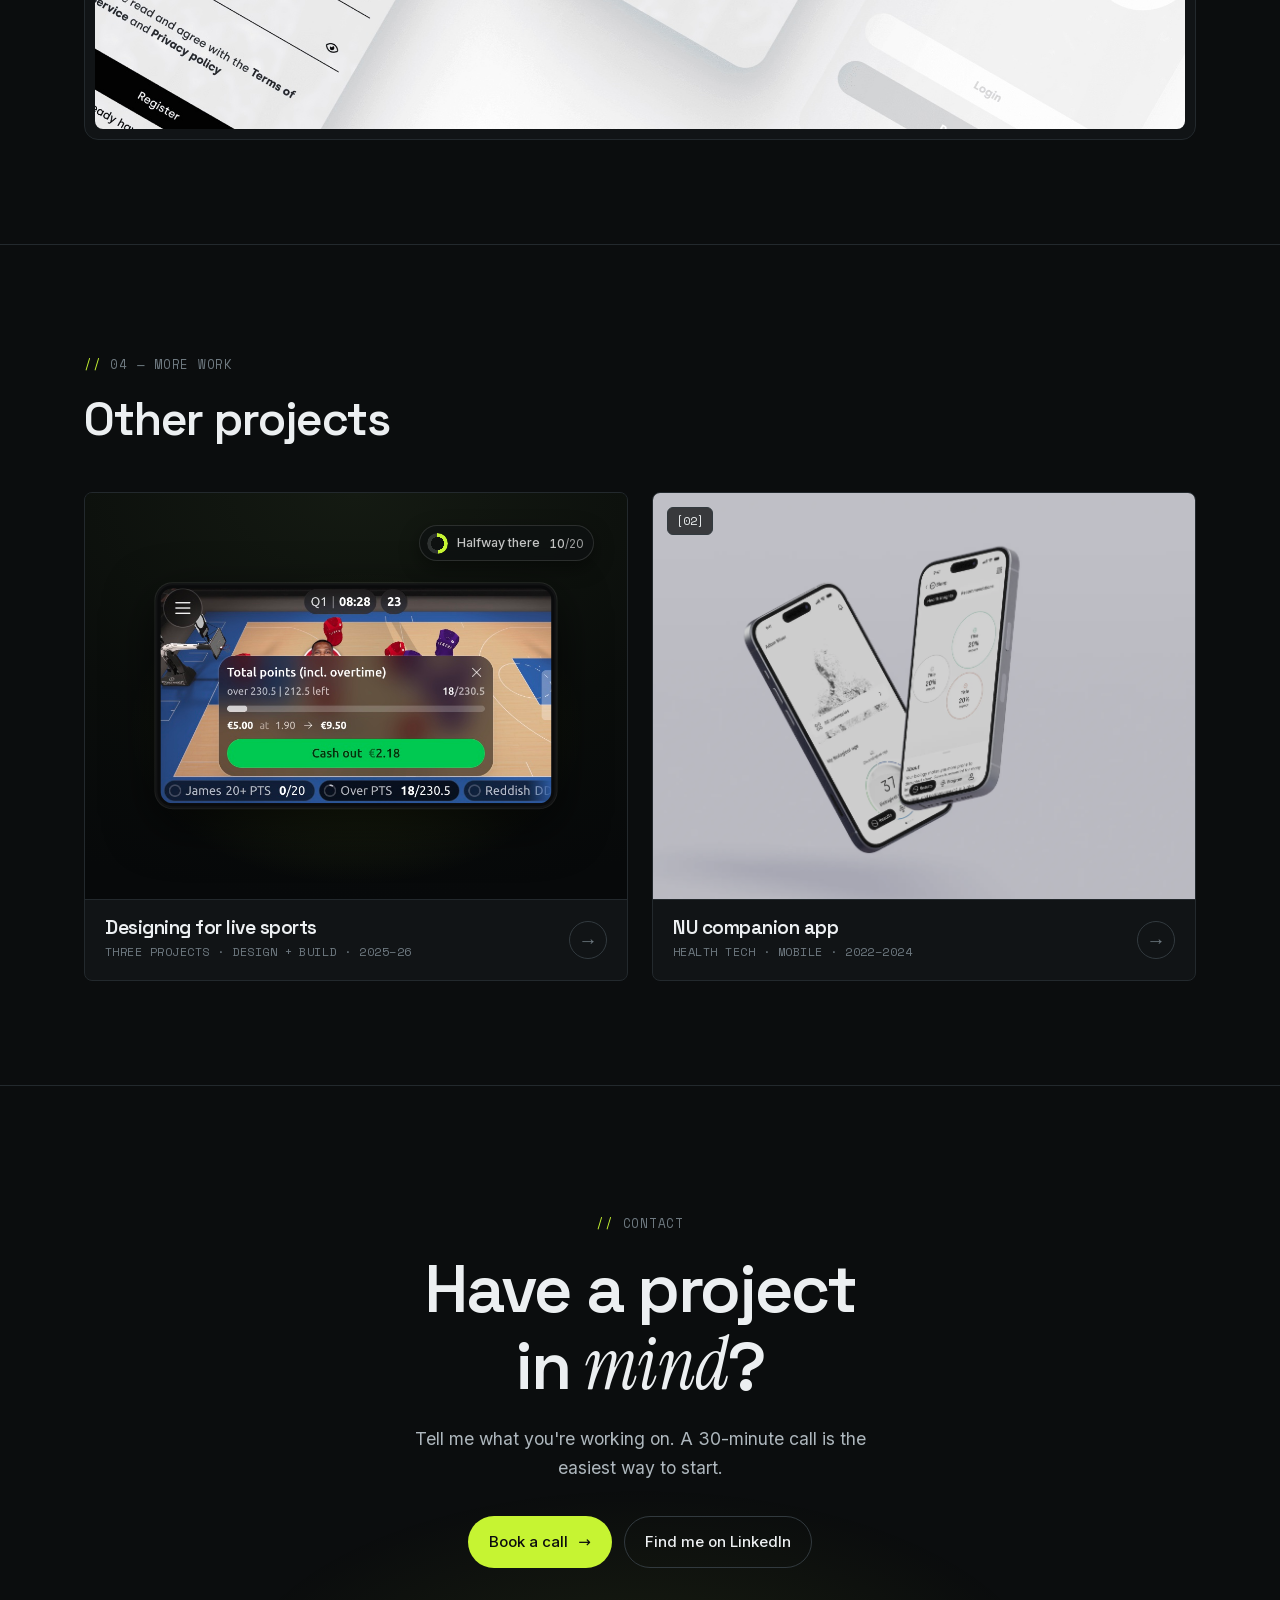
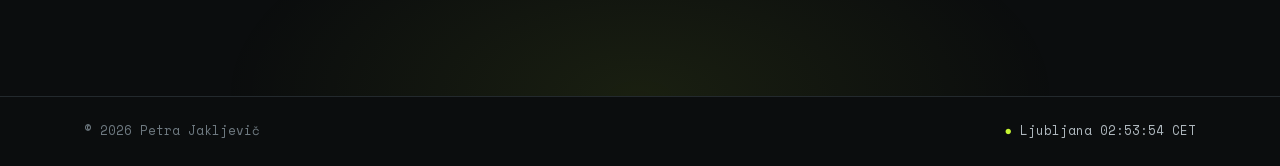
<file: waiting-room.html>
<!DOCTYPE html>
<html lang="en">
<head>
<meta charset="UTF-8" />
<meta name="viewport" content="width=device-width, initial-scale=1.0" />
<title>Waiting Room Redesign — Petra Jakljevič</title>
<meta name="description" content="Case study: redesigning the NU app's waiting room so people know what happens between buying a test and getting results." />
<link rel="stylesheet" href="fonts.css?v=20261108" />
<link rel="stylesheet" href="styles.css?v=20261108" />
</head>
<body>

  <!-- ============ NAV ============ -->
  <header class="nav" id="top">
    <div class="container nav__inner">
      <a class="nav__brand" href="index.html">Petra Jakljevič</a>
      <nav class="nav__links" id="menu">
        <a href="index.html#work">Work</a>
        <a href="index.html#about">About</a>
        <a href="index.html#how">How I work</a>
        <a href="index.html#experience">Experience</a>
        <a href="index.html#services">Services</a>
        <a href="index.html#recommendations">Recommendations</a>
        <a class="nav__cta" href="https://calendly.com/jakljevicpetra/30min" target="_blank" rel="noopener">Let's talk</a>
      </nav>
      <button class="nav__toggle" id="navToggle" aria-label="Open menu" aria-expanded="false">
        <span></span><span></span>
      </button>
    </div>
  </header>

  <main>
    <!-- ============ CASE HERO ============ -->
    <section class="hero hero--case container">
      <a class="backlink reveal" href="index.html#work"><span aria-hidden="true">←</span> All work</a>
      <span class="eyebrow reveal">Case study — Product redesign</span>
      <h1 class="hero__title reveal">Waiting room<span class="accent">.</span></h1>
      <p class="hero__lead reveal">The waiting room is the part of the NU app people see after buying a test kit. It walks them through every step, from taking their sample correctly to getting their results, so they always know where things stand. I worked on it through research, design and close work with the rest of the team.</p>

      <dl class="case-meta reveal">
        <div><dt>Date</dt><dd>2022 — 2024</dd></div>
        <div><dt>Client</dt><dd>The NU</dd></div>
        <div><dt>URL</dt><dd><a href="https://www.thenu.com" target="_blank" rel="noopener">www.thenu.com</a></dd></div>
      </dl>
      <p class="case-note reveal">*I signed an NDA, so some details are left out here. I'm happy to talk them through on a call.</p>
    </section>

    <figure class="case-hero-media container reveal">
      <img src="images/waiting-room-cover.jpg" alt="Waiting room redesign overview" />
    </figure>

    <!-- ============ CHALLENGES ============ -->
    <section class="section">
      <div class="container">
        <div class="section__head reveal">
          <span class="eyebrow">01 — Challenges</span>
          <h2 class="section__title">What stood in the way</h2>
        </div>

        <div class="services">
          <article class="service reveal">
            <span class="step-num">1</span>
            <h3>Clarity of process</h3>
            <p>After buying a kit, people weren't sure what came next, and that made them trust the process less.</p>
          </article>

          <article class="service reveal">
            <span class="step-num">2</span>
            <h3>User engagement</h3>
            <p>The wait for results is long. People forgot tasks like the health and lifestyle questionnaires, which the app needs to give accurate recommendations.</p>
          </article>

          <article class="service reveal">
            <span class="step-num">3</span>
            <h3>User experience</h3>
            <p>Getting from purchase to results needed clear guidance at every step, so nobody got lost along the way.</p>
          </article>
        </div>
      </div>
    </section>

    <!-- ============ APPROACH ============ -->
    <section class="section">
      <div class="container">
        <div class="section__head reveal">
          <span class="eyebrow">02 — My approach</span>
          <h2 class="section__title">How I got there</h2>
        </div>

        <div class="timeline">
          <article class="role reveal">
            <div class="role__head"><h3>Discovery phase</h3><span class="role__date">01</span></div>
            <ul>
              <li><strong>Working with the team:</strong> workshops and meetings to agree on the business goals and what we were building.</li>
              <li><strong>Competitor research:</strong> looked at other apps to see what's standard and where we could do something different.</li>
            </ul>
          </article>

          <article class="role reveal">
            <div class="role__head"><h3>Design and development</h3><span class="role__date">02</span></div>
            <ul>
              <li><strong>UI/UX exploration:</strong> tried different screen layouts to find the one that best showed what the app does for people.</li>
              <li><strong>Prototypes:</strong> clickable wireframes to show the direction in presentations to leadership.</li>
            </ul>
          </article>

          <article class="role reveal">
            <div class="role__head"><h3>Testing and iteration</h3><span class="role__date">03</span></div>
            <ul>
              <li><strong>User testing:</strong> tests before and after launch, with changes based on the feedback.</li>
              <li><strong>Ongoing updates:</strong> kept improving the design and adding features after launch.</li>
            </ul>
          </article>
        </div>
      </div>
    </section>

    <!-- ============ RESULTS ============ -->
    <section class="section">
      <div class="container">
        <div class="section__head reveal">
          <span class="eyebrow">03 — Results</span>
          <h2 class="section__title">What came out of it</h2>
        </div>
        <p class="case-prose reveal">People understood the steps better and trusted the process more. They liked the clear guidance and the reminders about important tasks. It didn't fully fix the drop-off during long waits, though, so the team's focus moved to shortening the time from purchase to results.</p>

        <div class="case-gallery">
          <figure class="reveal"><img src="images/waiting-room-screens-1.jpg" alt="Waiting room redesign screens" loading="lazy" /></figure>
          <figure class="reveal"><img src="images/waiting-room-screens-2.jpg" alt="Waiting room redesign screens" loading="lazy" /></figure>
        </div>
      </div>
    </section>

    <!-- ============ OTHER PROJECTS ============ -->
    <section class="section">
      <div class="container">
        <div class="section__head reveal">
          <span class="eyebrow">04 — More work</span>
          <h2 class="section__title">Other projects</h2>
        </div>

        <div class="work">
          <a class="card reveal" href="live-sports.html">
            <div class="card__media">
              <div class="cover cover--bet" aria-hidden="true">
                <div class="cv-glow"></div>
                <div class="cv-stage"><div class="cv-phone cv-phone--land"><img src="images/bt-latest.jpg" alt="" loading="lazy" /></div></div>
                <div class="cv-chip cv-chip--a"><span class="cv-ring" style="--p:50"></span><span class="cv-chip__t"><b>Halfway there</b></span><span class="cv-score"><b>10</b>/20</span></div>
              </div>
            </div>
            <div class="card__row">
              <div><h3 class="card__title">Designing for live sports</h3><p class="card__tag">Three projects · Design + build · 2025–26</p></div>
              <span class="card__arrow" aria-hidden="true">→</span>
            </div>
          </a>
          <a class="card reveal" href="companion.html">
            <div class="card__media">
              <img src="images/companion-cover.webp" alt="NU companion app screens" loading="lazy" />
            </div>
            <div class="card__row">
              <div><h3 class="card__title">NU companion app</h3><p class="card__tag">Health tech · Mobile · 2022–2024</p></div>
              <span class="card__arrow" aria-hidden="true">→</span>
            </div>
          </a>
        </div>
      </div>
    </section>

    <!-- ============ CONTACT ============ -->
    <section class="contact" id="contact">
      <div class="container contact__inner reveal">
        <span class="eyebrow eyebrow--light">Contact</span>
        <h2 class="contact__title">Have a project<br />in <em>mind</em>?</h2>
        <p class="contact__lead">Tell me what you're working on. A 30-minute call is the easiest way to start.</p>
        <div class="contact__actions">
          <a class="btn btn--primary" href="https://calendly.com/jakljevicpetra/30min" target="_blank" rel="noopener">Book a call <span aria-hidden="true">→</span></a>
          <a class="btn btn--light" href="https://www.linkedin.com/in/petra-jakljevic" target="_blank" rel="noopener">Find me on LinkedIn</a>
        </div>
      </div>
    </section>
  </main>

  <footer class="footer">
    <div class="container footer__inner">
      <span>© <span id="year"></span> Petra Jakljevič</span>
      <span class="footer__note">Designed &amp; built in VS Code</span>
    </div>
  </footer>

  <script src="main.js?v=20261108"></script>
</body>
</html>
</file>
<file: fonts.css>
/* latin-ext */
@font-face {
  font-family: 'Space Grotesk';
  font-style: normal;
  font-weight: 400 700;
  font-display: swap;
  src: url(fonts/space-grotesk-latin-ext.woff2) format('woff2');
  unicode-range: U+0100-02BA, U+02BD-02C5, U+02C7-02CC, U+02CE-02D7, U+02DD-02FF, U+0304, U+0308, U+0329, U+1D00-1DBF, U+1E00-1E9F, U+1EF2-1EFF, U+2020, U+20A0-20AB, U+20AD-20C0, U+2113, U+2C60-2C7F, U+A720-A7FF;
}
/* latin-ext */
@font-face {
  font-family: 'Inter';
  font-style: normal;
  font-weight: 400 500;
  font-display: swap;
  src: url(fonts/inter-latin-ext.woff2) format('woff2');
  unicode-range: U+0100-02BA, U+02BD-02C5, U+02C7-02CC, U+02CE-02D7, U+02DD-02FF, U+0304, U+0308, U+0329, U+1D00-1DBF, U+1E00-1E9F, U+1EF2-1EFF, U+2020, U+20A0-20AB, U+20AD-20C0, U+2113, U+2C60-2C7F, U+A720-A7FF;
}
/* latin-ext */
@font-face {
  font-family: 'Space Mono';
  font-style: normal;
  font-weight: 400;
  font-display: swap;
  src: url(fonts/space-mono-400-latin-ext.woff2) format('woff2');
  unicode-range: U+0100-02BA, U+02BD-02C5, U+02C7-02CC, U+02CE-02D7, U+02DD-02FF, U+0304, U+0308, U+0329, U+1D00-1DBF, U+1E00-1E9F, U+1EF2-1EFF, U+2020, U+20A0-20AB, U+20AD-20C0, U+2113, U+2C60-2C7F, U+A720-A7FF;
}
/* latin-ext */
@font-face {
  font-family: 'Space Mono';
  font-style: normal;
  font-weight: 700;
  font-display: swap;
  src: url(fonts/space-mono-700-latin-ext.woff2) format('woff2');
  unicode-range: U+0100-02BA, U+02BD-02C5, U+02C7-02CC, U+02CE-02D7, U+02DD-02FF, U+0304, U+0308, U+0329, U+1D00-1DBF, U+1E00-1E9F, U+1EF2-1EFF, U+2020, U+20A0-20AB, U+20AD-20C0, U+2113, U+2C60-2C7F, U+A720-A7FF;
}
/* latin */
@font-face {
  font-family: 'Space Grotesk';
  font-style: normal;
  font-weight: 400 700;
  font-display: swap;
  src: url(fonts/space-grotesk-latin.woff2) format('woff2');
  unicode-range: U+0000-00FF, U+0131, U+0152-0153, U+02BB-02BC, U+02C6, U+02DA, U+02DC, U+0304, U+0308, U+0329, U+2000-206F, U+20AC, U+2122, U+2191, U+2193, U+2212, U+2215, U+FEFF, U+FFFD;
}
/* latin */
@font-face {
  font-family: 'Inter';
  font-style: normal;
  font-weight: 400 500;
  font-display: swap;
  src: url(fonts/inter-latin.woff2) format('woff2');
  unicode-range: U+0000-00FF, U+0131, U+0152-0153, U+02BB-02BC, U+02C6, U+02DA, U+02DC, U+0304, U+0308, U+0329, U+2000-206F, U+20AC, U+2122, U+2191, U+2193, U+2212, U+2215, U+FEFF, U+FFFD;
}
/* latin */
@font-face {
  font-family: 'Space Mono';
  font-style: normal;
  font-weight: 400;
  font-display: swap;
  src: url(fonts/space-mono-400-latin.woff2) format('woff2');
  unicode-range: U+0000-00FF, U+0131, U+0152-0153, U+02BB-02BC, U+02C6, U+02DA, U+02DC, U+0304, U+0308, U+0329, U+2000-206F, U+20AC, U+2122, U+2191, U+2193, U+2212, U+2215, U+FEFF, U+FFFD;
}
/* latin */
@font-face {
  font-family: 'Space Mono';
  font-style: normal;
  font-weight: 700;
  font-display: swap;
  src: url(fonts/space-mono-700-latin.woff2) format('woff2');
  unicode-range: U+0000-00FF, U+0131, U+0152-0153, U+02BB-02BC, U+02C6, U+02DA, U+02DC, U+0304, U+0308, U+0329, U+2000-206F, U+20AC, U+2122, U+2191, U+2193, U+2212, U+2215, U+FEFF, U+FFFD;
}
/* latin — Instrument Serif (OFL), used for designer accent words */
@font-face {
  font-family: 'Instrument Serif';
  font-style: normal;
  font-weight: 400;
  font-display: swap;
  src: url(fonts/instrument-serif-latin.woff2) format('woff2');
  unicode-range: U+0000-00FF, U+0131, U+0152-0153, U+02BB-02BC, U+02C6, U+02DA, U+02DC, U+0304, U+0308, U+0329, U+2000-206F, U+20AC, U+2122, U+2191, U+2193, U+2212, U+2215, U+FEFF, U+FFFD;
}
@font-face {
  font-family: 'Instrument Serif';
  font-style: italic;
  font-weight: 400;
  font-display: swap;
  src: url(fonts/instrument-serif-italic-latin.woff2) format('woff2');
  unicode-range: U+0000-00FF, U+0131, U+0152-0153, U+02BB-02BC, U+02C6, U+02DA, U+02DC, U+0304, U+0308, U+0329, U+2000-206F, U+20AC, U+2122, U+2191, U+2193, U+2212, U+2215, U+FEFF, U+FFFD;
}
</file>
<file: styles.css>
/* =========================================================
   Petra Jakljevič — portfolio · dark "terminal" theme
   Tokens → base → nav → hero → sections → footer → motion → responsive
   ========================================================= */

:root{
  --bg:#0B0D0E;
  --surface:#111416;
  --surface-2:#161A1D;
  --line:#23292D;
  --line-strong:#323A3F;
  --ink:#ECEFF1;          /* headings */
  --ink-soft:#AEB7BD;     /* body */
  --muted:#6E7980;        /* labels */
  --accent:#C6F432;       /* lime */
  --accent-press:#B2E01C;
  --accent-ink:#0B0D0E;   /* text on lime */
  --accent-glow:rgba(198,244,50,.18);
  --accent-tint:rgba(198,244,50,.08);
  --design:#8FA8FF;       /* Figma-style selection blue: the "design" side */
  --design-tint:rgba(143,168,255,.12);

  --display:"Space Grotesk", system-ui, sans-serif;
  --body:"Inter", system-ui, sans-serif;
  --mono:"Space Mono", ui-monospace, monospace;
  --serif:"Instrument Serif", Georgia, serif;

  --maxw:1160px;
  --radius:14px;
  --radius-sm:8px;
  --ease:cubic-bezier(.2,.8,.2,1);
  color-scheme:dark;
}

*{box-sizing:border-box;margin:0;padding:0}
html{scroll-behavior:smooth}
body{
  font-family:var(--body);
  background:var(--bg);
  color:var(--ink-soft);
  font-size:17px;
  line-height:1.65;
  -webkit-font-smoothing:antialiased;
}
/* faint engineering grid, fading out toward the bottom of the viewport */
body::before{
  content:"";position:fixed;inset:0;z-index:-1;pointer-events:none;
  background-image:radial-gradient(rgba(255,255,255,.09) 1px, transparent 1.4px);
  background-size:24px 24px;
  -webkit-mask-image:radial-gradient(120% 80% at 50% 0%, #000 30%, transparent 85%);
          mask-image:radial-gradient(120% 80% at 50% 0%, #000 30%, transparent 85%);
}
/* one soft lime glow behind the hero */
body::after{
  content:"";position:absolute;top:-180px;left:50%;width:min(900px,100%);height:520px;transform:translateX(-50%);
  z-index:-1;pointer-events:none;
  background:radial-gradient(closest-side, rgba(198,244,50,.10), transparent);
}
::selection{background:var(--accent);color:var(--accent-ink)}
img{display:block;max-width:100%}
a{color:inherit;text-decoration:none}
:focus-visible{outline:2px solid var(--accent);outline-offset:3px;border-radius:4px}

.container{width:100%;max-width:var(--maxw);margin:0 auto;padding:0 24px}

h1,h2,h3{font-family:var(--display);color:var(--ink);font-weight:600;line-height:1.08;letter-spacing:-0.025em}
.accent{color:var(--accent)}

/* "// 01 — Featured work" */
.eyebrow{
  font-family:var(--mono);font-size:12.5px;font-weight:400;
  letter-spacing:.06em;text-transform:uppercase;color:var(--muted);
  display:inline-block;margin-bottom:18px;
}
.eyebrow::before{content:"// ";color:var(--accent)}
.eyebrow--light{color:var(--muted)}

/* ---------- Buttons ---------- */
.btn{
  border-radius:999px !important;
  font-family:var(--body);font-weight:500;font-size:15px;
  display:inline-flex;align-items:center;gap:10px;
  padding:13px 20px;border-radius:var(--radius-sm);border:1px solid transparent;
  transition:transform .2s var(--ease), background .2s ease, border-color .2s ease, color .2s ease, box-shadow .25s ease;
}
.btn span{transition:transform .2s var(--ease)}
.btn:hover span{transform:translateX(4px)}
.btn:active{transform:translateY(1px)}
.btn--primary{background:var(--accent);color:var(--accent-ink)}
.btn--primary:hover{background:var(--accent-press);box-shadow:0 0 0 4px var(--accent-tint), 0 8px 30px -6px var(--accent-glow)}
.btn--ghost,.btn--light{background:transparent;color:var(--ink);border-color:var(--line-strong)}
.btn--ghost:hover,.btn--light:hover{border-color:var(--accent);color:var(--accent)}

/* ---------- Nav ---------- */
.nav{position:sticky;top:0;z-index:50;
  background:rgba(11,13,14,.72);
  backdrop-filter:blur(14px) saturate(1.4);
  -webkit-backdrop-filter:blur(14px) saturate(1.4);
  border-bottom:1px solid var(--line)}
.nav__inner{display:flex;align-items:center;justify-content:space-between;height:64px}
.nav__brand{font-family:var(--mono);font-weight:700;color:var(--ink);font-size:14px;letter-spacing:0}
.nav__brand::before{content:"~/";color:var(--accent)}
.nav__links{display:flex;align-items:center;gap:26px}
.nav__links a{font-family:var(--body);font-size:14.5px;color:var(--ink-soft);transition:color .2s ease}
/* hover: the word brightens and a thin lime line draws in underneath */
.nav__links a:not(.nav__cta){position:relative}
.nav__links a:not(.nav__cta)::after{content:"";position:absolute;left:0;right:0;bottom:-6px;height:1px;background:var(--accent);
  transform:scaleX(0);transform-origin:right;transition:transform .3s var(--ease)}
.nav__links a:not(.nav__cta):hover,.nav__links a:not(.nav__cta):focus-visible{color:var(--ink)}
.nav__links a:not(.nav__cta):hover::after,.nav__links a:not(.nav__cta):focus-visible::after{transform:scaleX(1);transform-origin:left}
.nav__cta{border:1px solid var(--line-strong);color:var(--ink) !important;padding:8px 14px;border-radius:var(--radius-sm);transition:border-color .2s ease,color .2s ease}
.nav__cta:hover{border-color:var(--accent);color:var(--accent) !important}
.nav__toggle{display:none;background:none;border:none;cursor:pointer;width:40px;height:40px;
  flex-direction:column;justify-content:center;gap:5px}
.nav__toggle span{display:block;width:22px;height:2px;background:var(--ink);transition:transform .25s ease, opacity .2s ease}
.nav__toggle[aria-expanded="true"] span:first-child{transform:translateY(3.5px) rotate(45deg)}
.nav__toggle[aria-expanded="true"] span:last-child{transform:translateY(-3.5px) rotate(-45deg)}

/* scroll progress (injected by main.js) */
.progress{position:fixed;top:0;left:0;height:2px;width:100%;z-index:60;pointer-events:none;
  background:var(--accent);transform-origin:0 50%;transform:scaleX(var(--p,0));box-shadow:0 0 12px var(--accent-glow)}

/* ---------- Hero ---------- */
.hero{padding:104px 24px 96px;max-width:var(--maxw)}
.hero__status{font-family:var(--mono);font-size:12.5px;color:var(--ink-soft);
  display:inline-flex;align-items:center;gap:10px;padding:6px 12px;
  background:var(--surface);border:1px solid var(--line);border-radius:999px;margin-bottom:34px}
.hero__status .dot{width:8px;height:8px;border-radius:50%;background:var(--accent);position:relative}
.hero__status .dot::after{content:"";position:absolute;inset:-4px;border-radius:50%;border:1px solid var(--accent);animation:ping 2s var(--ease) infinite}
@keyframes ping{0%{transform:scale(.6);opacity:.9}80%,100%{transform:scale(1.8);opacity:0}}
.hero__prompt{font-family:var(--mono);font-size:15px;color:var(--muted);margin-bottom:18px;min-height:1.65em}
.hero__prompt .ps{color:var(--accent)}
.hero__prompt .typed{color:var(--ink)}
.caret{display:inline-block;width:.6em;height:1.1em;margin-left:2px;vertical-align:-.18em;background:var(--accent);animation:blink 1.05s steps(1) infinite}
@keyframes blink{50%{opacity:0}}
.hero__title{font-size:clamp(2.6rem,7vw,5.4rem);font-weight:600;letter-spacing:-0.04em;margin-bottom:28px}
.hero__title .w{display:inline-block;overflow:hidden;vertical-align:bottom;padding-bottom:.06em;margin-bottom:-.06em}
.hero__title .w > span{display:inline-block;transform:translateY(105%);transition:transform .8s var(--ease)}
.hero__title.is-in .w > span{transform:none}
.hero__lead{font-size:clamp(1.05rem,2.2vw,1.3rem);max-width:580px;color:var(--ink-soft);margin-bottom:38px}
.hero__actions{display:flex;gap:12px;flex-wrap:wrap}

/* ---------- Section scaffolding ---------- */
.section{padding:104px 0;border-top:1px solid var(--line);position:relative}
.section__head{margin-bottom:48px}
.section__title{font-size:clamp(1.9rem,4vw,2.9rem)}

/* ---------- Panels (cards, roles, services, quotes) ---------- */
.card,.role,.service,.quote-card{
  position:relative;background:var(--surface);border:1px solid var(--line);
  transition:border-color .25s ease, transform .35s var(--ease), background .25s ease;
}
/* cursor spotlight (main.js sets --mx/--my) */
.card::after,.role::after,.service::after,.quote-card::after{
  content:"";position:absolute;inset:0;border-radius:inherit;pointer-events:none;opacity:0;transition:opacity .3s ease;
  background:radial-gradient(420px circle at var(--mx,50%) var(--my,50%), rgba(198,244,50,.07), transparent 40%);
}
.card:hover::after,.role:hover::after,.service:hover::after,.quote-card:hover::after{opacity:1}
.card:hover,.role:hover,.service:hover,.quote-card:hover{border-color:var(--line-strong)}

/* ---------- Work ---------- */
.work{display:grid;grid-template-columns:repeat(2,1fr);gap:24px;counter-reset:work}
.card{display:block;border-radius:8px;overflow:hidden;counter-increment:work}
.card:hover{transform:translateY(-4px);border-color:var(--design)}
/* selection handles on hover, like a selected frame in Figma */
.card::before{content:"";position:absolute;inset:0;z-index:2;pointer-events:none;border-radius:inherit;opacity:0;transition:opacity .2s ease;
  background:
    linear-gradient(var(--design),var(--design)) 0 0/8px 8px no-repeat,
    linear-gradient(var(--design),var(--design)) 100% 0/8px 8px no-repeat,
    linear-gradient(var(--design),var(--design)) 0 100%/8px 8px no-repeat,
    linear-gradient(var(--design),var(--design)) 100% 100%/8px 8px no-repeat}
.card:hover::before{opacity:1}
.card__media{aspect-ratio:4/3;overflow:hidden;background:var(--surface-2);position:relative;border-bottom:1px solid var(--line)}
.card__media::before{ /* [01] index chip */
  content:"[" counter(work, decimal-leading-zero) "]";position:absolute;top:14px;left:14px;z-index:1;
  font-family:var(--mono);font-size:12px;color:var(--ink);background:rgba(11,13,14,.75);
  border:1px solid var(--line-strong);border-radius:6px;padding:3px 8px;backdrop-filter:blur(6px)}
.card__media img{width:100%;height:100%;object-fit:cover;filter:saturate(.55) brightness(.82);
  transition:transform .6s var(--ease), filter .5s ease}
.card:hover .card__media img{transform:scale(1.04);filter:none}
.card__row{display:flex;align-items:center;justify-content:space-between;padding:18px 20px}
.card__title{font-size:1.2rem;font-weight:600}
.card__tag{font-family:var(--mono);font-size:12px;color:var(--muted);margin-top:4px;text-transform:uppercase;letter-spacing:.04em}
.card__arrow{font-family:var(--mono);font-size:1.2rem;color:var(--muted);width:38px;height:38px;border:1px solid var(--line-strong);border-radius:50%;
  display:inline-flex;align-items:center;justify-content:center;transition:transform .3s var(--ease), color .2s ease, border-color .2s ease, background .2s ease}
.card:hover .card__arrow{color:var(--accent-ink);background:var(--accent);border-color:var(--accent);transform:rotate(-45deg)}

/* ---------- About ---------- */
.about__body{max-width:700px}
.about__role{font-family:var(--mono);font-size:13px;text-transform:uppercase;letter-spacing:.06em;color:var(--accent);margin:6px 0 20px}
.about__body p{margin-bottom:16px;max-width:58ch}

/* ---------- Experience (timeline with a scroll-filled rail) ---------- */
.timeline{display:flex;flex-direction:column;gap:14px;position:relative;padding-left:30px}
.timeline::before,.timeline::after{content:"";position:absolute;left:7px;top:8px;bottom:8px;width:1px;background:var(--line-strong)}
.timeline::after{background:var(--accent);transform-origin:top;transform:scaleY(var(--fill,0));box-shadow:0 0 10px var(--accent-glow)}
.role{border-radius:var(--radius);padding:26px 28px}
.role::before{ /* node on the rail */
  content:"";position:absolute;left:-28px;top:32px;width:11px;height:11px;border-radius:50%;
  background:var(--bg);border:1px solid var(--line-strong);transition:background .3s ease,border-color .3s ease,box-shadow .3s ease;z-index:1}
.role.is-lit::before{background:var(--accent);border-color:var(--accent);box-shadow:0 0 0 4px var(--accent-tint)}
.role__head{display:flex;justify-content:space-between;align-items:baseline;gap:16px;margin-bottom:14px;flex-wrap:wrap}
.role__head h3{font-size:1.15rem}
.role__date{font-family:var(--mono);font-size:12.5px;color:var(--muted);white-space:nowrap}
.role ul{list-style:none;display:flex;flex-direction:column;gap:8px}
.role li{position:relative;padding-left:22px;font-size:15.5px}
.role li::before{content:">";position:absolute;left:0;top:0;font-family:var(--mono);color:var(--accent)}
.role li strong{color:var(--ink);font-weight:600}

/* ---------- Services ---------- */
.services{display:grid;grid-template-columns:repeat(3,1fr);gap:20px}
.service{border-radius:var(--radius);padding:28px}
.service h3{font-size:1.25rem;margin-bottom:10px}
.service > p{color:var(--ink-soft);margin-bottom:22px;font-size:15.5px}
.chips{list-style:none;display:flex;flex-wrap:wrap;gap:8px}
.chips li{font-family:var(--mono);font-size:12px;color:var(--ink-soft);
  background:var(--surface-2);border:1px solid var(--line);border-radius:6px;padding:5px 10px;
  transition:border-color .2s ease,color .2s ease,transform .2s var(--ease)}
.chips li:hover{border-color:var(--accent);color:var(--accent);transform:translateY(-2px)}

/* ---------- Recommendations ---------- */
.quotes{display:grid;grid-template-columns:repeat(3,1fr);gap:20px;align-items:start}
.quote-card{border-radius:var(--radius);padding:26px;display:flex;flex-direction:column}
.quote-card figcaption{margin-top:auto}
.quote-more{margin:-8px 0 22px}
.quote-more summary{cursor:pointer;list-style:none;display:inline-flex;align-items:center;gap:8px;font-family:var(--mono);font-size:12px;color:var(--muted);text-transform:uppercase;letter-spacing:.04em;transition:color .2s ease}
.quote-more summary::-webkit-details-marker{display:none}
.quote-more summary::after{content:"+";color:var(--accent);font-size:14px;line-height:1}
.quote-more[open] summary::after{content:"–"}
.quote-more summary:hover,.quote-more summary:focus-visible{color:var(--ink)}
.quote-full{margin-top:16px;padding-top:16px;border-top:1px solid var(--line);display:grid;gap:12px;color:var(--ink-soft);font-size:.94rem;line-height:1.6}
.quote{font-family:var(--display);font-size:1.08rem;color:var(--ink);line-height:1.5;margin-bottom:22px}
.quote::before{content:"“";color:var(--accent);font-size:1.4rem;font-weight:700;margin-right:2px}
.quote-card figcaption{display:flex;flex-direction:column;gap:2px}
.quote-card strong{color:var(--ink);font-weight:600;font-family:var(--display)}
.quote-card span{font-family:var(--mono);font-size:12px;color:var(--muted)}

/* ---------- Contact ---------- */
.contact{padding:128px 0;border-top:1px solid var(--line);position:relative;overflow:hidden;
  background:radial-gradient(600px 300px at 50% 100%, rgba(198,244,50,.08), transparent 70%)}
.contact__inner{text-align:center;display:flex;flex-direction:column;align-items:center}
.contact__title{color:var(--ink);font-size:clamp(2.2rem,6vw,4.2rem);font-weight:600;letter-spacing:-0.035em;margin-bottom:20px}
.contact__lead{color:var(--ink-soft);font-size:1.1rem;max-width:480px;margin-bottom:34px}
.contact__actions{display:flex;gap:12px;flex-wrap:wrap;justify-content:center}

/* ---------- Footer ---------- */
.footer{color:var(--muted);padding:24px 0;border-top:1px solid var(--line)}
.footer__inner{display:flex;justify-content:space-between;align-items:center;font-family:var(--mono);font-size:12.5px;flex-wrap:wrap;gap:8px}
.footer__note{font-family:var(--mono);font-size:12.5px}
.footer__clock{color:var(--ink-soft)}
.footer__clock::before{content:"● ";color:var(--accent)}

/* ---------- Case study ---------- */
.hero--case{padding-bottom:56px}
.backlink{font-family:var(--mono);font-size:13px;color:var(--muted);
  display:flex;width:max-content;align-items:center;gap:8px;margin-bottom:26px;transition:color .15s ease}
.backlink:hover{color:var(--accent)}
.backlink span{transition:transform .2s var(--ease)}
.backlink:hover span{transform:translateX(-4px)}
.hero--case .hero__lead{max-width:760px;font-size:clamp(1rem,2vw,1.2rem)}
.case-meta{display:flex;gap:48px;flex-wrap:wrap;margin-bottom:22px;padding:18px 0;border-top:1px solid var(--line);border-bottom:1px solid var(--line)}
.case-meta dt{font-family:var(--mono);font-size:12px;text-transform:uppercase;letter-spacing:.08em;color:var(--muted);margin-bottom:4px}
.case-meta dd{font-family:var(--display);font-weight:600;color:var(--ink);font-size:1.05rem}
.case-meta dd a{border-bottom:1px solid var(--line-strong);transition:color .2s ease,border-color .2s ease}
.case-meta dd a:hover{color:var(--accent);border-color:var(--accent)}
.case-note{font-family:var(--mono);font-size:13px;color:var(--muted);max-width:66ch}
.case-hero-media,.case-gallery figure{background:var(--surface);border:1px solid var(--line);border-radius:var(--radius);padding:10px}
.case-hero-media img,.case-gallery img{width:100%;border-radius:calc(var(--radius) - 6px)}
.case-prose{max-width:72ch;margin-bottom:48px}
.case-gallery{display:flex;flex-direction:column;gap:24px}
.step-num{font-family:var(--mono);font-size:13px;font-weight:700;color:var(--accent-ink);background:var(--accent);
  display:inline-flex;align-items:center;justify-content:center;width:30px;height:30px;border-radius:6px;margin-bottom:18px}

/* ---------- Motion: scroll reveal ---------- */
.reveal{opacity:0;transform:translateY(18px);transition:opacity .7s var(--ease), transform .7s var(--ease)}
.reveal.in{opacity:1;transform:none}
@media (prefers-reduced-motion:reduce){
  .reveal{opacity:1;transform:none;transition:none}
  html{scroll-behavior:auto}
  .hero__title .w > span{transform:none;transition:none}
  .caret,.hero__status .dot::after{animation:none}
  .card,.card__media img,.card__arrow,.chips li,.btn,.btn span{transition:none}
  .card:hover{transform:none}
}

/* ---------- Responsive ---------- */
@media (max-width:860px){
  .services,.quotes{grid-template-columns:1fr 1fr}
}
@media (max-width:680px){
  body{font-size:16px}
  .nav__links{
    position:fixed;inset:64px 0 auto 0;
    background:rgba(11,13,14,.96);
    backdrop-filter:blur(14px);-webkit-backdrop-filter:blur(14px);
    border-bottom:1px solid var(--line);
    flex-direction:column;align-items:flex-start;gap:0;padding:8px 24px 20px;
    transform:translateY(-130%);transition:transform .28s var(--ease);
  }
  .nav__links.open{transform:translateY(0)}
  .nav__links a{width:100%;padding:13px 0;border-bottom:1px solid var(--line);font-size:14px}
  .nav__links a::after{display:none}
  .nav__cta{margin-top:12px;width:100%;justify-content:center;text-align:center;border-bottom:1px solid var(--line-strong) !important}
  .nav__toggle{display:flex}
  .hero{padding:72px 24px 72px}
  .section{padding:76px 0}
  .work,.services,.quotes{grid-template-columns:1fr}
  .role__head{flex-direction:column;gap:4px}
  .timeline{padding-left:24px}
  .role{padding:22px}
  .role::before{left:-22px}
}

/* ---------- Work: code covers for projects without screenshots ---------- */
.code-cover{position:absolute;inset:0;display:flex;flex-direction:column;justify-content:center;gap:6px;padding:28px 28px 28px 34px;
  font-family:var(--mono);font-size:clamp(12px,1.4vw,15px);color:var(--ink-soft);
  background:
    radial-gradient(420px 220px at 85% 110%, rgba(198,244,50,.10), transparent 70%),
    linear-gradient(rgba(255,255,255,.03) 1px, transparent 1px) 0 0/100% 28px,
    var(--surface-2)}
.code-cover span{white-space:nowrap;overflow:hidden;text-overflow:ellipsis}
.code-cover i{font-style:normal;color:var(--muted)}
.code-cover b{font-weight:400;color:var(--accent)}
.code-cover span:last-child::after{content:"";display:inline-block;width:.55em;height:1.05em;margin-left:4px;vertical-align:-.15em;background:var(--accent);animation:blink 1.05s steps(1) infinite}
.card:hover .code-cover{color:var(--ink)}
.work--compact{grid-template-columns:repeat(4,1fr);gap:16px}
.work--compact .card__row{padding:14px 16px}
.work--compact .card__title{font-size:1rem}
.work--compact .card__arrow{width:30px;height:30px;font-size:1rem}

/* ---------- How I work ---------- */
.section__lead{max-width:62ch;margin-top:18px;font-size:1.05rem}
.steps{list-style:none;display:grid;grid-template-columns:repeat(4,1fr);gap:16px;counter-reset:none}
.step{position:relative;background:var(--surface);border:1px solid var(--line);border-radius:var(--radius);padding:24px 22px;
  transition:border-color .25s ease, transform .35s var(--ease)}
.step:hover{border-color:rgba(198,244,50,.45);transform:translateY(-3px)}
.step__num{font-family:var(--mono);font-size:12px;color:var(--accent);display:block;margin-bottom:28px}
.step h3{font-size:1.15rem;margin-bottom:8px}
.step p{font-size:15px}
/* a connector line that draws across the steps when they reveal */
.steps .step:not(:last-child)::after{content:"";position:absolute;top:31px;right:-17px;width:17px;height:1px;background:var(--accent);
  transform-origin:left;transform:scaleX(0);transition:transform .5s var(--ease) .3s}
.steps .step.in:not(:last-child)::after{transform:scaleX(1)}
.toolbox{margin-top:36px;display:flex;align-items:center;gap:16px 20px;flex-wrap:wrap;padding-top:24px;border-top:1px dashed var(--line-strong)}
.toolbox__label{font-family:var(--mono);font-size:12px;text-transform:uppercase;letter-spacing:.06em;color:var(--muted)}
.toolbox__note{font-family:var(--mono);font-size:12.5px;color:var(--muted);margin-left:auto}

@media (prefers-reduced-motion:reduce){
  .code-cover span:last-child::after{animation:none}
  .steps .step:not(:last-child)::after{transform:scaleX(1);transition:none}
}
@media (max-width:980px){
  .steps{grid-template-columns:1fr 1fr}
  .steps .step::after{display:none}
  .work--compact{grid-template-columns:1fr 1fr}
}
@media (max-width:680px){
  .steps{grid-template-columns:1fr}
  .toolbox__note{margin-left:0}
}

/* ---------- Case pages: grid gallery, captions, code hero ---------- */
.case-gallery--grid{display:grid;grid-template-columns:repeat(auto-fit,minmax(280px,1fr));gap:20px;margin-top:40px;align-items:start}
.case-gallery--grid figure{display:flex;flex-direction:column;justify-content:space-between}
.case-gallery--grid img{background:var(--surface-2);object-fit:contain;max-height:520px}
.case-gallery figcaption{font-family:var(--mono);font-size:12.5px;color:var(--muted);padding:12px 6px 4px}
.case-gallery figcaption::before{content:"> ";color:var(--accent)}
.case-hero-media--code{padding:0;overflow:hidden}
.code-cover--hero{position:relative;inset:auto;min-height:280px;padding:40px 44px;font-size:clamp(13px,1.6vw,17px);gap:10px}
.case-prose em{color:var(--ink);font-style:normal;border-bottom:1px dashed var(--accent)}
@media (max-width:420px){ .hero__prompt{font-size:13px} }
@media (max-width:680px){
  .case-meta{display:grid;grid-template-columns:1fr 1fr;gap:16px 20px}
  .code-cover--hero{padding:28px 22px;min-height:220px}
}

/* =========================================================
   Designer layer: serif accents, Figma selection + cursor
   ========================================================= */
.hero__title em,.section__title em,.contact__title em{
  font-family:var(--serif);font-style:italic;font-weight:400;letter-spacing:-0.01em;font-size:1.08em;color:var(--ink)}
.hero__title.is-done .w{overflow:visible}
/* live selection box around a word (built by main.js) */
.sel-box{position:absolute;pointer-events:none;border:1.5px solid var(--design);opacity:0;transition:opacity .4s ease}
.sel-box.is-on{opacity:1}
.sel-box i{position:absolute;width:9px;height:9px;background:var(--bg);border:1.5px solid var(--design)}
.sel-box i:nth-child(1){left:-5px;top:-5px}.sel-box i:nth-child(2){right:-5px;top:-5px}
.sel-box i:nth-child(3){left:-5px;bottom:-5px}.sel-box i:nth-child(4){right:-5px;bottom:-5px}
.sel-box b{position:absolute;left:50%;top:calc(100% + 10px);transform:translateX(-50%);white-space:nowrap;
  font:400 11px/1 var(--mono);color:#0B0D0E;background:var(--design);padding:4px 6px;border-radius:4px}
/* multiplayer-style cursor with a name tag */
.cursor{position:absolute;left:0;top:0;z-index:3;pointer-events:none;display:flex;align-items:flex-start;gap:2px;opacity:0;
  transition:transform 1.1s var(--ease), opacity .3s ease}
.cursor svg{width:18px;height:18px;filter:drop-shadow(0 2px 4px rgba(0,0,0,.4))}
.cursor span{margin-top:14px;font:500 12px/1 var(--body);color:#0B0D0E;background:var(--design);padding:4px 8px;border-radius:999px 999px 999px 4px}
.cursor.is-on{opacity:1}
.hero{position:relative;overflow-x:clip}

/* design vs code tags (How I work) */
.tag{display:inline-block;vertical-align:middle;margin-left:6px;font:400 11px/1 var(--mono);padding:3px 7px;border-radius:999px;letter-spacing:.02em}
.tag--design{color:var(--design);background:var(--design-tint);border:1px solid rgba(143,168,255,.35)}
.tag--code{color:var(--accent);background:var(--accent-tint);border:1px solid rgba(198,244,50,.35)}
.step:nth-child(-n+2):hover{border-color:var(--design)}
.step:nth-child(-n+2) .step__num{color:var(--design)}
.steps .step:nth-child(1)::after{background:var(--design)}
.steps .step:nth-child(2)::after{background:linear-gradient(90deg,var(--design),var(--accent))}
@media (prefers-reduced-motion:reduce){ .cursor,.sel-box{transition:none} }

/* =========================================================
   Curated work grid + premium covers
   ========================================================= */
.work--curated .card--feature{grid-column:1 / -1}
.work--curated .card--feature .card__media{aspect-ratio:16/7}
.work--three{grid-template-columns:repeat(3,1fr);gap:18px}
.work--three .card__title{font-size:1.05rem}
.card__media{container-type:size}
.cover{position:absolute;inset:0;overflow:hidden;isolation:isolate;font-family:var(--body)}
.card .cover img{filter:none}
.card:hover .cover{transform:none}

/* shared bits */
.cv-phone{position:absolute;background:#050607;border-radius:3.4cqmin;padding:1.1cqmin;
  box-shadow:0 0 0 1px rgba(255,255,255,.08), 0 3cqmin 8cqmin rgba(0,0,0,.6), inset 0 0 0 1px rgba(255,255,255,.06)}
.cv-phone img{width:100%;height:100%;object-fit:cover;border-radius:2.4cqmin;display:block}
.cv-chip,.cv-toast,.cv-combo,.cv-pill,.cv-gears,.cv-legend,.cv-camtag{
  position:absolute;z-index:2;color:#fff;background:rgba(14,17,19,.72);border:1px solid rgba(255,255,255,.12);
  -webkit-backdrop-filter:blur(10px) saturate(1.3);backdrop-filter:blur(10px) saturate(1.3);
  box-shadow:0 1.6cqmin 5cqmin rgba(0,0,0,.45)}
@keyframes cvFloat{0%,100%{transform:translateY(0)}50%{transform:translateY(-1.4cqmin)}}

/* ---- Bet tracking ---- */
.cover--bet{background:radial-gradient(120% 90% at 70% 0%, #1d2a12 0%, #0d1209 45%, #07090a 100%)}
.cover--bet .cv-glow{position:absolute;inset:-20%;background:
  radial-gradient(40% 40% at 60% 55%, rgba(198,244,50,.18), transparent 70%),
  radial-gradient(30% 30% at 20% 80%, rgba(143,168,255,.12), transparent 70%)}
.cover--bet .cv-stage{position:absolute;inset:0;perspective:120cqmin}
.cover--bet .cv-phone--land{width:min(72cqw,118cqh);aspect-ratio:16/9;left:50%;top:50%;
  transform:translate(-50%,-48%) rotateX(10deg) rotateY(-16deg) rotateZ(2deg)}
.cv-chip{display:flex;align-items:center;gap:2.2cqmin;padding:1.6cqmin 2cqmin 1.6cqmin 1.6cqmin;border-radius:999px;font-size:clamp(9px,3.1cqmin,15px);white-space:nowrap}
.cv-chip__t{display:flex;flex-direction:column;gap:.4em;line-height:1}
.cv-chip b{font-weight:600}
.cv-chip em{font-style:normal;color:var(--accent);font-size:.85em}
.cv-odds{font-family:var(--mono);font-size:.9em;background:rgba(255,255,255,.1);padding:.45em .7em;border-radius:999px}
.cv-ring{--p:50;width:5.2cqmin;height:5.2cqmin;border-radius:50%;flex:none;
  background:conic-gradient(var(--accent) calc(var(--p)*1%), rgba(255,255,255,.14) 0);
  -webkit-mask:radial-gradient(farthest-side, transparent 62%, #000 64%);mask:radial-gradient(farthest-side, transparent 62%, #000 64%)}
.cv-chip--a{left:5cqw;bottom:12cqh;animation:cvFloat 6s ease-in-out infinite}
.cv-chip--b{right:6cqw;bottom:24cqh;animation:cvFloat 7s ease-in-out -2s infinite}
.cv-toast{right:7cqw;top:10cqh;padding:2cqmin 3cqmin;border-radius:2.4cqmin;display:flex;flex-direction:column;gap:.3em;
  font-size:clamp(9px,3cqmin,14px);animation:cvFloat 8s ease-in-out -4s infinite}
.cv-toast em{font-style:normal;font-family:var(--mono);font-size:.8em;letter-spacing:.08em;text-transform:uppercase;color:var(--ink-soft)}
.cv-toast b{font-family:var(--display);font-size:2em;color:#3BE36B;letter-spacing:-.02em;line-height:1}

/* ---- Halftime ---- */
.cover--ht{background:radial-gradient(120% 100% at 30% 0%, #10241a 0%, #0a120e 55%, #07090a 100%);color:rgba(255,255,255,.28)}
.cv-pitch{position:absolute;left:6cqw;top:50%;width:62cqw;transform:translateY(-50%) perspective(80cqmin) rotateX(18deg)}
.cv-shots circle{fill:none;stroke:#fff;stroke-width:.6}
.cv-shots circle.on{fill:var(--accent);stroke:var(--accent)}
.cv-pill{left:6cqw;top:7cqh;display:flex;align-items:center;gap:1.4cqmin;padding:1.2cqmin 2.4cqmin;border-radius:999px;font:500 clamp(9px,2.8cqmin,13px)/1 var(--mono)}
.cv-pill i{width:1.6cqmin;height:1.6cqmin;border-radius:50%;background:#FF7A45;box-shadow:0 0 0 .8cqmin rgba(255,122,69,.25)}
.cv-combo{right:5cqw;top:50%;transform:translateY(-50%);width:clamp(140px,40cqw,300px);padding:2.6cqmin;border-radius:2.6cqmin;
  font-size:clamp(9px,2.9cqmin,14px);animation:cvFloat 7s ease-in-out infinite}
.cv-combo__h{display:flex;justify-content:space-between;align-items:baseline;font-weight:600;margin-bottom:1.6cqmin}
.cv-combo__h em{font-style:normal;font-family:var(--mono);font-size:.78em;color:var(--ink-soft)}
.cv-combo ul{list-style:none;display:flex;flex-direction:column;gap:1.2cqmin;margin-bottom:2cqmin}
.cv-combo li{display:flex;justify-content:space-between;gap:2cqmin;padding:1.2cqmin 1.6cqmin;border-radius:1.4cqmin;background:rgba(255,255,255,.06);color:var(--ink-soft)}
.cv-combo li i{font-style:normal;font-family:var(--mono);color:#fff}
.cv-combo__f{display:flex;justify-content:space-between;align-items:center;padding:1.4cqmin 1.6cqmin;border-radius:1.4cqmin;background:var(--accent);color:var(--accent-ink);font-weight:600}
.cv-combo__f b{font-family:var(--mono);font-size:1.15em}

/* ---- Basketball ---- */
.cover--court{background:radial-gradient(110% 90% at 50% 0%, #2a1a10 0%, #120c09 50%, #07090a 100%);color:rgba(255,186,120,.55)}
.cv-court-wrap{position:absolute;left:50%;top:54%;width:54cqmin;transform:translate(-50%,-50%) rotateX(56deg) rotateZ(-32deg);transform-style:preserve-3d}
.cv-court{width:100%;display:block;filter:drop-shadow(0 0 2cqmin rgba(255,140,60,.25))}
.cv-court > g:first-child{stroke:rgba(255,186,120,.7)}
.cv-paths{stroke:#fff;opacity:.55}
.cv-off circle{fill:var(--design)}
.cv-def circle{fill:#FF7A45}
.cv-cam{fill:rgba(198,244,50,.18);stroke:var(--accent);stroke-width:.3}
.cv-legend{left:5cqw;top:7cqh;display:flex;flex-direction:column;gap:1cqmin;padding:1.6cqmin 2.2cqmin;border-radius:1.8cqmin;font:500 clamp(9px,2.7cqmin,13px)/1.2 var(--body)}
.cv-legend i{display:inline-block;width:1.8cqmin;height:1.8cqmin;border-radius:50%;margin-right:1.2cqmin;vertical-align:-.1em}
.cv-legend i.o{background:var(--design)} .cv-legend i.d{background:#FF7A45}
.cv-gears{right:5cqw;bottom:8cqh;display:flex;gap:.8cqmin;padding:1cqmin;border-radius:999px;font:500 clamp(9px,2.6cqmin,12px)/1 var(--mono)}
.cv-gears b{font-weight:400;padding:1cqmin 1.8cqmin;border-radius:999px;color:var(--ink-soft)}
.cv-gears b.on{background:var(--accent);color:var(--accent-ink)}
.cv-camtag{right:7cqw;top:9cqh;padding:1.2cqmin 2cqmin;border-radius:1.4cqmin;font:500 clamp(9px,2.6cqmin,12px)/1 var(--mono);color:var(--accent);animation:cvFloat 7s ease-in-out infinite}

/* ---- Gas Bomber ---- */
.cover--gas{background:radial-gradient(120% 100% at 50% 100%, #1f2e0a 0%, #0e1408 50%, #07090a 100%)}
.cv-gas{position:absolute;inset:-10%;background:
  radial-gradient(28% 26% at 30% 70%, rgba(159,209,42,.35), transparent 70%),
  radial-gradient(24% 22% at 72% 62%, rgba(159,209,42,.28), transparent 70%),
  radial-gradient(18% 16% at 52% 88%, rgba(94,132,16,.5), transparent 70%);
  filter:blur(2cqmin);animation:cvDrift 14s ease-in-out infinite alternate}
@keyframes cvDrift{to{transform:translateX(4cqw) scale(1.05)}}
.cv-fan{position:absolute;inset:0}
.cv-phone--port{width:auto;height:84cqh;aspect-ratio:1/2;top:9cqh;left:50%}
.cv-fan__c{transform:translateX(-50%);z-index:2}
.cv-fan__l{transform:translateX(-128%) rotate(-9deg) scale(.88);transform-origin:bottom center;opacity:.9}
.cv-fan__r{transform:translateX(28%) rotate(9deg) scale(.88);transform-origin:bottom center;opacity:.9}
.cv-mark{position:absolute;left:5cqw;top:7cqh;z-index:3;font:700 clamp(14px,7cqmin,40px)/.9 var(--display);letter-spacing:-.03em;color:#fffaf0;
  text-shadow:0 .6cqmin 0 #2b1d33}
.cv-mark span{color:#9fd12a;display:block}
.cv-bean{position:absolute;right:7cqw;top:10cqh;width:14cqmin;z-index:3;filter:drop-shadow(0 1.4cqmin 2cqmin rgba(0,0,0,.5));animation:cvFloat 5s ease-in-out infinite}

/* card hover: let covers breathe a little */
.card:hover .cover--bet .cv-phone--land{transform:translate(-50%,-50%) rotateX(6deg) rotateY(-10deg) rotateZ(1deg)}
.cover--bet .cv-phone--land{transition:transform .8s var(--ease)}

/* case-page hero version */
.case-hero-media--cover{padding:0;overflow:hidden;position:relative;aspect-ratio:16/8;container-type:size}

@media (prefers-reduced-motion:reduce){
  .cv-chip,.cv-toast,.cv-combo,.cv-camtag,.cv-bean,.cv-gas{animation:none}
  .cover--bet .cv-phone--land{transition:none}
}
@media (max-width:860px){ .work--three{grid-template-columns:1fr 1fr} }
@media (max-width:680px){
  .work--curated .card--feature .card__media{aspect-ratio:4/3}
  .work--three{grid-template-columns:1fr}
  .case-hero-media--cover{aspect-ratio:4/3}
}
.card__media::before{z-index:5}
.card::before{z-index:6}
.card:hover .card__media .cover img{transform:none}

/* ---------- Case pages: facts + process steps ---------- */
.facts{display:grid;grid-template-columns:repeat(3,1fr);gap:16px}
.fact{background:var(--surface);border:1px solid var(--line);border-radius:var(--radius);padding:22px}
.fact span{display:block;font:400 12px/1 var(--mono);text-transform:uppercase;letter-spacing:.06em;color:var(--design);margin-bottom:12px}
.fact p{font-size:16px;color:var(--ink)}
.process{list-style:none;display:flex;flex-direction:column;gap:56px;position:relative}
.process__step{display:grid;grid-template-columns:minmax(0,5fr) minmax(0,7fr);gap:40px;align-items:center}
.process__step:not(:has(figure)){grid-template-columns:minmax(0,7fr) minmax(0,5fr)}
.process__text h3{font-size:1.35rem;margin:6px 0 10px}
.process__text p{max-width:52ch}
.process__num{font:400 12px/1 var(--mono);color:var(--accent);padding:5px 8px;border:1px solid rgba(198,244,50,.35);border-radius:999px}
.process figure{background:var(--surface);border:1px solid var(--line);border-radius:var(--radius);padding:8px;position:relative}
.process figure img{width:100%;border-radius:8px;display:block}
.process__pair{display:grid;grid-template-columns:1fr 1fr;gap:12px}
.process figcaption{position:absolute;top:16px;left:16px;font:400 11px/1 var(--mono);padding:5px 8px;border-radius:999px;letter-spacing:.04em}
.process figcaption.is-before{background:rgba(11,13,14,.8);color:var(--ink-soft);border:1px solid var(--line-strong)}
.process figcaption.is-after{background:var(--accent);color:var(--accent-ink)}
.hero--case .hero__title em{font-family:var(--serif);font-style:italic;font-weight:400}
@media (max-width:860px){
  .facts{grid-template-columns:1fr}
  .process__step,.process__step:not(:has(figure)){grid-template-columns:1fr;gap:18px}
}
.card__media:has(.cover)::before{display:none}

/* =========================================================
   Work as a text list + hover preview
   ========================================================= */
.index{list-style:none;border-top:1px solid var(--line)}
.index__row{display:grid;grid-template-columns:56px minmax(0,1fr) 150px 44px;align-items:center;gap:24px;
  padding:30px 8px;border-bottom:1px solid var(--line);position:relative;transition:padding .35s var(--ease), background .3s ease}
.index__row::before{content:"";position:absolute;inset:0;background:linear-gradient(90deg, var(--design-tint), transparent 70%);opacity:0;transition:opacity .3s ease;pointer-events:none}
.index__num{font:400 12.5px/1 var(--mono);color:var(--muted);transition:color .2s ease}
.index__main{display:flex;flex-direction:column;gap:8px;min-width:0}
.index__title{font-family:var(--display);font-weight:600;font-size:clamp(1.5rem,3.4vw,2.5rem);line-height:1.05;letter-spacing:-0.03em;color:var(--ink);
  transition:transform .35s var(--ease)}
.index__story{color:var(--ink-soft);font-size:16px;max-width:56ch}
.index__meta{font:400 12px/1.6 var(--mono);color:var(--muted);text-transform:uppercase;letter-spacing:.04em}
.index__arrow{width:40px;height:40px;border:1px solid var(--line-strong);border-radius:50%;display:inline-flex;align-items:center;justify-content:center;
  color:var(--muted);transition:transform .3s var(--ease), background .2s ease, color .2s ease, border-color .2s ease}
.index__row:hover::before,.index__row:focus-visible::before{opacity:1}
.index__row:hover .index__num{color:var(--design)}
.index__row:hover .index__title{transform:translateX(8px)}
.index__row:hover .index__title{font-family:var(--serif);font-style:italic;font-weight:400;letter-spacing:-0.01em}
.index__row:hover .index__arrow{background:var(--accent);border-color:var(--accent);color:var(--accent-ink);transform:rotate(-45deg)}
.index:hover .index__row:not(:hover) .index__title{color:var(--muted)}

/* the floating preview window */
.peek{position:fixed;left:0;top:0;z-index:40;width:300px;height:200px;pointer-events:none;
  border-radius:14px;overflow:hidden;background:var(--surface-2);border:1.5px solid var(--design);
  box-shadow:0 24px 60px -20px rgba(0,0,0,.7);opacity:0;transform:translate(-50%,-50%) scale(.85);
  transition:opacity .25s ease, transform .35s var(--ease)}
.peek.is-on{opacity:1;transform:translate(-50%,-50%) scale(1)}
.peek::after{content:"";position:absolute;inset:0;pointer-events:none;
  background:linear-gradient(var(--design),var(--design)) 0 0/7px 7px no-repeat,linear-gradient(var(--design),var(--design)) 100% 0/7px 7px no-repeat,
  linear-gradient(var(--design),var(--design)) 0 100%/7px 7px no-repeat,linear-gradient(var(--design),var(--design)) 100% 100%/7px 7px no-repeat}
.demo{position:absolute;inset:0;display:none;align-items:center;justify-content:center;color:rgba(255,255,255,.3)}
.demo.is-on{display:flex}
.demo svg{width:82%;height:auto}

/* live sports: a goal goes in on a drawn pitch and the bet on top fills up and wins */
@property --p{syntax:"<number>";inherits:false;initial-value:0}
.demo--bet{color:rgba(255,255,255,.2);background:radial-gradient(90% 80% at 50% 50%, rgba(90,190,100,.14), transparent 75%)}
.demo--bet .d-pitch{width:86%}
.d-ball{position:absolute;width:9px;height:9px;margin:-4.5px 0 0 -4.5px;border-radius:50%;background:#fff;box-shadow:0 0 8px rgba(255,255,255,.6);
  animation:dBall 4s var(--ease) infinite}
@keyframes dBall{0%{left:46%;top:58%;opacity:0}6%{opacity:1}26%{left:64%;top:34%}48%{left:91%;top:49%;opacity:1}56%,100%{left:92%;top:50%;opacity:0}}
/* confetti bursts out from the centre when the goal goes in, then drifts down */
.d-confetti{position:absolute;left:50%;top:50%}
.d-confetti i{position:absolute;left:-3px;top:-1.5px;width:6px;height:3px;border-radius:1px;background:var(--c);opacity:0;animation:dConfetti 4s infinite}
.d-confetti i.d-cf--dot{width:4px;height:4px;border-radius:50%}
@keyframes dConfetti{0%,49%{opacity:0;transform:translate(0,0) rotate(0) scale(.4)}
  51%{opacity:1;animation-timing-function:cubic-bezier(.1,.8,.3,1)}
  68%{opacity:1;transform:translate(var(--x),var(--y)) rotate(var(--r)) scale(1)}
  88%{opacity:0;transform:translate(calc(var(--x) * 1.1),calc(var(--y) + 34px)) rotate(calc(var(--r) * 2)) scale(1)}
  100%{opacity:0}}
/* GOAL types itself out letter by letter */
.d-goal{position:absolute;left:50%;top:50%;transform:translate(-50%,-50%);font:700 26px/1 var(--mono);letter-spacing:.14em;color:var(--accent);
  text-shadow:0 0 18px rgba(198,244,50,.45);opacity:0;animation:dGoalShow 4s infinite}
@keyframes dGoalShow{0%,49%{opacity:0}50%,80%{opacity:1}86%,100%{opacity:0}}
.d-goal__t{display:inline-block;clip-path:inset(0 100% 0 0);animation:dType 4s infinite}
@keyframes dType{0%,50%{clip-path:inset(0 100% 0 0);animation-timing-function:steps(4,jump-start)}62%,100%{clip-path:inset(0 0 0 0)}}
.d-score{position:absolute;left:50%;top:12px;transform:translateX(-50%);display:flex;align-items:center;gap:6px;padding:5px 8px;border-radius:6px;background:rgba(8,10,12,.8);
  font:500 11px/1 var(--mono);color:var(--muted)}
.d-score i{width:6px;height:6px;border-radius:50%;background:#ff4d4d;animation:dLive 1.2s ease infinite}
@keyframes dLive{50%{opacity:.3}}
.d-score b{color:var(--ink);font-weight:600}
/* the bet chip, built like the real one: progress ring, label, then current/target.
   When the bet lands, the ring becomes a check and the numbers turn lime. */
.d-bet{position:absolute;left:50%;bottom:14px;transform:translateX(-50%);display:flex;align-items:center;gap:8px;padding:7px 14px 7px 8px;
  border-radius:999px;background:rgba(18,19,21,.94);box-shadow:0 0 0 1px rgba(255,255,255,.06);font:400 14px/1 var(--body);white-space:nowrap;
  animation:dChipIn .6s var(--ease) .15s backwards}
/* each time the preview opens, the pill slides up into the window from below its edge */
@keyframes dChipIn{from{transform:translate(-50%,calc(100% + 20px))}to{transform:translate(-50%,0)}}
.d-bet__icon{width:20px;height:20px;flex:none;place-items:center}
.d-bet__icon > *{display:block}
.d-ring{--p:80;width:20px;height:20px;border-radius:50%;background:conic-gradient(rgba(255,255,255,.85) calc(var(--p)*1%), rgba(255,255,255,.16) 0);
  -webkit-mask:radial-gradient(farthest-side, transparent 72%, #000 75%);mask:radial-gradient(farthest-side, transparent 72%, #000 75%)}
.demo .d-check{width:20px;height:20px;fill:none;stroke:var(--accent);stroke-width:2;stroke-linecap:round;stroke-linejoin:round}
.d-bet__l{color:var(--muted);margin-right:8px}
.d-bet__v{color:var(--ink);font-variant-numeric:tabular-nums;animation:dWinInk 4s infinite}
.d-bet__v b{font-weight:700}
@keyframes dWinInk{0%,49%{color:var(--ink)}53%,96%{color:var(--accent)}100%{color:var(--ink)}}
/* two values share one spot and swap when the goal goes in */
.d-swap{display:inline-grid;justify-items:end}
.d-swap > *{grid-area:1/1}
.d-s1,.d-n1{animation:dSwapOut 4s infinite}
.d-s2,.d-n2{opacity:0;animation:dSwapIn 4s infinite}
@keyframes dSwapOut{0%,49%{opacity:1}53%,96%{opacity:0}100%{opacity:1}}
@keyframes dSwapIn{0%,49%{opacity:0}53%,96%{opacity:1}100%{opacity:0}}

/* NU: a result slides into the healthy range */
.demo--nu{flex-direction:column;gap:14px;padding:0 34px;align-items:stretch}
.d-label{font:500 14px/1 var(--body);color:var(--ink)}
.d-range{position:relative;display:flex;gap:4px;height:10px}
.d-zone{flex:1;border-radius:999px;background:rgba(255,255,255,.12)}
.d-zone--ok{flex:1.4;background:rgba(198,244,50,.35)}
.d-dot{position:absolute;top:50%;left:6%;width:18px;height:18px;margin:-9px 0 0 -9px;border-radius:50%;background:#fff;box-shadow:0 0 0 4px rgba(255,255,255,.12);
  animation:dDot 3.4s var(--ease) infinite}
@keyframes dDot{0%,10%{left:6%}55%,100%{left:52%;background:var(--accent);box-shadow:0 0 0 5px rgba(198,244,50,.25)}}
.d-verdict{font:400 12px/1 var(--mono);color:var(--accent);opacity:0;animation:dFade 3.4s ease infinite}
@keyframes dFade{0%,50%{opacity:0}65%,100%{opacity:1}}

@media (prefers-reduced-motion:reduce){
  .demo *,.demo{animation:none !important}
  .d-ball,.d-goal,.d-s1,.d-n1{opacity:0} .d-confetti{display:none} .d-s2,.d-n2{opacity:1} .d-bet__v{color:var(--accent)} .d-verdict{opacity:1} .d-dot{left:52%}
  .peek{transition:opacity .2s ease}
}
@media (max-width:680px){
  .index__row{grid-template-columns:minmax(0,1fr) 36px;gap:12px;padding:22px 4px}
  .index__num,.index__meta{display:none}
  .index__arrow{width:34px;height:34px}
  .index__story{font-size:15px}
}
@media (hover:none){ .peek{display:none} }

/* =========================================================
   Combined case study: skim box, chapter bar, fold-outs
   ========================================================= */
.skim{margin-bottom:24px}
.skim__label{display:inline-block;font:400 12px/1 var(--mono);text-transform:uppercase;letter-spacing:.06em;color:var(--design);margin-bottom:14px}
.skim__list{list-style:none;border:1px solid var(--line);border-radius:var(--radius);background:var(--surface);overflow:hidden}
.skim__list li + li{border-top:1px solid var(--line)}
.skim__list a{display:grid;grid-template-columns:40px minmax(0,260px) 90px minmax(0,1fr);gap:16px;align-items:baseline;padding:18px 22px;transition:background .2s ease}
.skim__list a:hover{background:var(--surface-2)}
.skim__n{font:400 12px/1 var(--mono);color:var(--muted)}
.skim__t{font-family:var(--display);font-weight:600;font-size:1.1rem;color:var(--ink)}
.skim__s{font:400 11px/1 var(--mono);text-transform:uppercase;letter-spacing:.05em;color:var(--accent)}
.skim__d{color:var(--ink-soft);font-size:15px}
.skim__hint{font:400 12.5px/1.5 var(--mono);color:var(--muted);margin-top:12px}

.chapnav{position:sticky;top:64px;z-index:40;background:rgba(11,13,14,.82);-webkit-backdrop-filter:blur(12px);backdrop-filter:blur(12px);
  border-top:1px solid var(--line);border-bottom:1px solid var(--line);margin-top:48px}
.chapnav__inner{display:flex;gap:6px;overflow-x:auto;scrollbar-width:none;padding-top:10px;padding-bottom:10px}
.chapnav__inner::-webkit-scrollbar{display:none}
.chapnav a{flex:none;font:500 14px/1 var(--body);color:var(--ink-soft);padding:9px 14px;border-radius:999px;border:1px solid transparent;transition:all .2s ease}
.chapnav a span{font:400 11px/1 var(--mono);color:var(--muted);margin-right:6px}
.chapnav a:hover{color:var(--ink)}
.chapnav a.is-active{color:var(--ink);border-color:var(--design);background:var(--design-tint)}
.chapnav a.is-active span{color:var(--design)}
.chapter{scroll-margin-top:120px}
#takeaways{scroll-margin-top:120px}
.chapter__head{margin-bottom:32px}
.chapter__line{max-width:64ch;margin-top:16px;font-size:1.1rem;color:var(--ink-soft)}
.chapter__cover{margin:0 0 20px;width:100%;max-width:none;padding:0}

/* fold-out process */
.fold{margin-top:20px;border:1px solid var(--line);border-radius:var(--radius);background:var(--surface)}
.fold summary{list-style:none;cursor:pointer;display:flex;align-items:center;justify-content:space-between;gap:16px;padding:18px 22px}
.fold summary::-webkit-details-marker{display:none}
.fold__label{font-family:var(--display);font-weight:600;color:var(--ink);display:flex;align-items:center;gap:12px}
.fold__label::before{content:"+";display:inline-flex;align-items:center;justify-content:center;width:26px;height:26px;border-radius:50%;
  border:1px solid var(--line-strong);font:400 16px/1 var(--mono);color:var(--accent);transition:transform .3s var(--ease)}
.fold[open] .fold__label::before{transform:rotate(45deg)}
.fold__meta{font:400 12px/1 var(--mono);color:var(--muted)}
.fold summary:hover .fold__label::before{border-color:var(--accent)}
.fold__body{padding:8px 22px 28px;border-top:1px dashed var(--line-strong)}
.fold__body .process{margin-top:28px;gap:40px}
.fold[open] .fold__body{animation:foldIn .4s var(--ease)}
@keyframes foldIn{from{opacity:0;transform:translateY(-6px)}to{opacity:1;transform:none}}
.fold__learn{margin-top:32px;padding:18px 20px;border-radius:10px;background:var(--surface-2);color:var(--ink)}
.fold__learn span{display:block;font:400 12px/1 var(--mono);text-transform:uppercase;letter-spacing:.06em;color:var(--design);margin-bottom:8px}

@media (max-width:860px){
  .skim__list a{grid-template-columns:28px minmax(0,1fr) auto;gap:6px 12px}
  .skim__d{grid-column:2 / -1}
}
@media (max-width:680px){
  .chapnav{top:64px}
  .fold summary{flex-direction:column;align-items:flex-start;gap:8px}
}
@media (prefers-reduced-motion:reduce){ .fold[open] .fold__body{animation:none} }

/* bet cover: chips and mini card in the current design style */
.cv-score{font-family:var(--body);font-size:.95em;color:rgba(255,255,255,.6);font-variant-numeric:tabular-nums}
.cv-score b{color:#fff;font-weight:600}
.cv-chip{padding-right:2.4cqmin}
.cv-chip b{font-weight:500;color:rgba(255,255,255,.75)}
.cv-card{display:flex;flex-direction:column;gap:1.2cqmin;width:clamp(150px,34cqw,280px);padding:2.4cqmin 2.6cqmin}
.cv-card__t{font-family:var(--body) !important;font-size:1em !important;color:#fff !important;font-weight:600;letter-spacing:0 !important}
.cv-card__s{display:flex;justify-content:space-between;color:rgba(255,255,255,.6);font-size:.85em}
.cv-card__s i{font-style:normal;color:rgba(255,255,255,.6)} .cv-card__s i b{color:#fff;font-weight:600}
.cv-card__bar{height:.9cqmin;min-height:4px;border-radius:999px;background:rgba(255,255,255,.18);overflow:hidden}
.cv-card__bar i{display:block;height:100%;background:#e8eaec;border-radius:inherit}
.cv-card__cta{margin-top:.6cqmin;text-align:center;padding:1.4cqmin;border-radius:999px;background:#22c55e;color:#08130b;font-weight:600;font-size:.9em}
.cv-card b{font-family:var(--body) !important;font-size:1em !important;color:#fff !important;font-weight:600;letter-spacing:0 !important;line-height:inherit}

/* =========================================================
   Covers, marketing style: straight-on, centred, soft light
   (overrides the earlier tilted versions)
   ========================================================= */
/* Bet tracking: the device sits flat and centred on a soft spotlight */
.cover--bet{background:
  radial-gradient(60% 55% at 50% 58%, rgba(198,244,50,.16), transparent 70%),
  radial-gradient(120% 100% at 50% 0%, #141a12 0%, #0a0d0b 60%, #07090a 100%)}
.cover--bet .cv-glow{display:none}
.cover--bet .cv-stage{perspective:none}
.cover--bet .cv-phone--land{width:min(74cqw,128cqh);left:50%;top:50%;transform:translate(-50%,-50%);
  border-radius:4.2cqmin;padding:1.3cqmin;background:#0a0b0c;
  box-shadow:0 0 0 1px rgba(255,255,255,.10), 0 4cqmin 12cqmin rgba(0,0,0,.65), 0 0 0 .5cqmin rgba(255,255,255,.03) inset}
.card:hover .cover--bet .cv-phone--land{transform:translate(-50%,-52%)}
.cover--bet .cv-phone--land img{border-radius:3cqmin}
.cover--bet .cv-chip--a{left:auto;right:6cqw;bottom:auto;top:8cqh;animation:cvFloat 6s ease-in-out infinite}

/* Halftime: flat pitch, card to the right */
.cv-pitch{transform:translateY(-50%)}
/* Basketball: flat, top-down court */
.cv-court-wrap{transform:translate(-50%,-50%);width:min(60cqw,80cqh)}
/* Gas Bomber: three phones standing straight, the middle one in front */
.cv-fan__l{transform:translateX(-132%) translateY(6cqh) scale(.86);opacity:.85}
.cv-fan__r{transform:translateX(32%) translateY(6cqh) scale(.86);opacity:.85}
@media (prefers-reduced-motion:reduce){ .card:hover .cover--bet .cv-phone--land{transform:translate(-50%,-50%)} }

/* ===== Dodgeline ===== */
.cover--dl{background:radial-gradient(120% 100% at 50% 100%, #2a1240 0%, #120a1e 55%, #08060c 100%)}
.cover--dl .cv-mark span{color:#3ee6e6}
.process .process__shot--tall img{width:auto;max-width:100%;max-height:540px;margin:0 auto}
.process .process__shot--tall{justify-self:center}
.process__pair img{max-height:600px;object-fit:contain}
/* work-list preview: a block dashing between two walls */
.demo--dl{background:radial-gradient(80% 80% at 50% 100%, rgba(62,230,230,.12), transparent 70%)}
.d-lane{position:relative;width:120px;height:170px;overflow:hidden}
.d-wall{position:absolute;top:0;bottom:0;width:2px;background:rgba(255,255,255,.28)}
.d-wall--l{left:0}.d-wall--r{right:0}
.d-cube{position:absolute;bottom:22px;left:4px;width:16px;height:16px;border-radius:4px;background:#3ee6e6;box-shadow:0 0 12px rgba(62,230,230,.6);animation:dDash 2.4s cubic-bezier(.2,.8,.2,1) infinite}
.d-blk{position:absolute;top:0;width:56px;height:12px;border-radius:3px;background:#ff3d9a;opacity:0;animation:dFall 2.4s linear infinite}
.d-blk--a{left:3px}
.d-blk--b{right:3px;animation-delay:1.2s}
.d-close{position:absolute;bottom:52px;left:50%;transform:translateX(-50%);font:700 11px/1 var(--mono);letter-spacing:.06em;color:#ffd23f;opacity:0;animation:dClose 2.4s infinite}
@keyframes dDash{0%,42%{left:4px}48%,90%{left:calc(100% - 20px)}96%,100%{left:4px}}
@keyframes dFall{0%{transform:translateY(-20px);opacity:0}6%{opacity:1}46%{transform:translateY(128px)}66%{transform:translateY(190px);opacity:1}67%,100%{opacity:0}}
@keyframes dClose{0%,44%{opacity:0}48%,64%{opacity:1}72%,100%{opacity:0}}
@media (prefers-reduced-motion:reduce){ .d-cube{left:auto;right:4px} .d-blk--a{opacity:1;transform:translateY(118px)} .d-close{opacity:1} }
/* promo video in the centre phone, with a sound toggle */
.cv-phone video{width:100%;height:100%;object-fit:cover;border-radius:2.4cqmin;display:block;background:#120a1e}
.cv-sound{position:absolute;right:16px;bottom:16px;z-index:3;font:600 12px/1 var(--mono);letter-spacing:.04em;padding:10px 14px;border-radius:999px;background:rgba(8,6,12,.7);color:#fff;border:1px solid rgba(255,255,255,.22);cursor:pointer;-webkit-backdrop-filter:blur(6px);backdrop-filter:blur(6px);transition:border-color .2s,color .2s}
.cv-sound:hover,.cv-sound:focus-visible{border-color:var(--accent);color:var(--accent)}
/* Dodgeline phones: a real iPhone (17 Pro shape) so the game shows at its true proportions:
   titanium edge, black glass, Dynamic Island and side buttons. */
.cv-phone--iphone{height:78cqh;top:11cqh;aspect-ratio:1320/2868;padding:1.1cqh;border-radius:6.2cqh;
  border:.5cqh solid transparent;
  background:linear-gradient(#050506,#050506) padding-box,
    linear-gradient(140deg,#e4e6eb 0%,#6b6e75 28%,#c9ccd3 55%,#46494f 80%,#a9acb3 100%) border-box;
  box-shadow:0 4cqh 10cqh rgba(0,0,0,.65),0 0 12cqh rgba(62,230,230,.10)}
.cv-phone--iphone img,.cv-phone--iphone video{border-radius:4.7cqh}
.cv-phone--iphone::after{content:"";position:absolute;left:50%;top:2.1cqh;width:31%;height:3cqh;transform:translateX(-50%);
  background:#000;border-radius:999px;z-index:2}
.cv-phone--iphone::before{content:"";position:absolute;left:-1cqh;top:17%;width:.55cqh;height:6%;border-radius:.3cqh;
  background:#5a5d64;box-shadow:0 7.5cqh 0 #5a5d64,0 14cqh 0 #5a5d64,37.3cqh 5cqh 0 #5a5d64}
/* the cover already closes the hero, so the section right after it needs no divider line */
.case-hero-media + .section{border-top:0}
</file>
